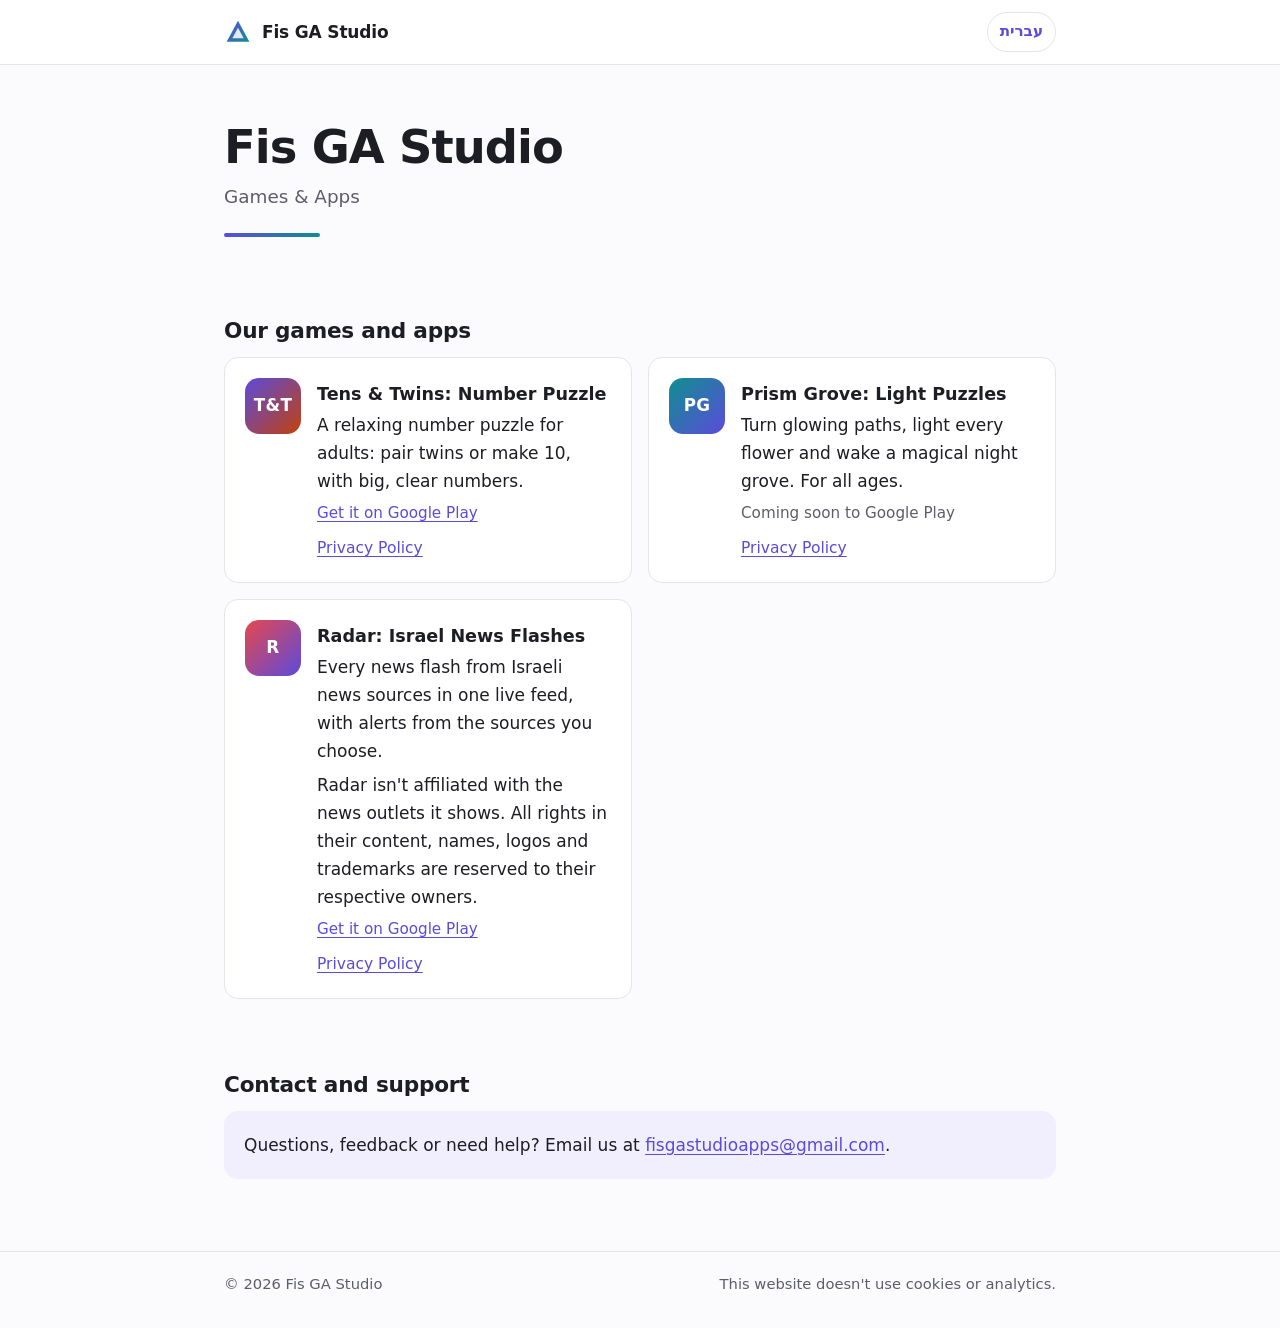
<file: index.html>
<!doctype html>
<html lang="en" dir="ltr">
<head>
  <meta charset="utf-8">
  <meta name="viewport" content="width=device-width, initial-scale=1">
  <title>Fis GA Studio</title>
  <meta name="description" content="Fis GA Studio, Games &amp; Apps. Home of Tens &amp; Twins, Prism Grove: Light Puzzles and Radar, with privacy policies and contact details.">
  <meta name="color-scheme" content="light dark">
  <link rel="alternate" hreflang="he" href="https://dvirf8969.github.io/he.html">
  <link rel="icon" href="data:image/svg+xml,%3Csvg xmlns='http://www.w3.org/2000/svg' viewBox='0 0 32 32'%3E%3Cpath d='M16 3 29 27H3z' fill='%235b4bdb'/%3E%3Cpath d='M16 11l6.5 12h-13z' fill='%23fff' opacity='.85'/%3E%3C/svg%3E">
  <link rel="stylesheet" href="style.css">
  <script>(function(){var k='fis-lang',s=null;try{s=localStorage.getItem(k)}catch(e){}if(/[?&]lang=en(&|$)/.test(location.search)){try{localStorage.setItem(k,'en')}catch(e){}return}if(s==='en')return;var l=((navigator.languages&&navigator.languages[0])||navigator.language||'').toLowerCase();if(s==='he'||l.indexOf('he')===0||l.indexOf('iw')===0)location.replace('he.html')})();</script>
</head>
<body>
  <a class="skip" href="#main">Skip to content</a>

  <header class="site-header">
    <div class="wrap">
      <a class="brand" href="./">
        <svg width="28" height="28" viewBox="0 0 32 32" aria-hidden="true">
          <defs>
            <linearGradient id="brand-g" x1="0" y1="0" x2="1" y2="1">
              <stop offset="0" stop-color="#5b4bdb"/>
              <stop offset="1" stop-color="#0f8f8f"/>
            </linearGradient>
          </defs>
          <path d="M16 3 29 27H3z" fill="url(#brand-g)"/>
          <path d="M16 11l6.5 12h-13z" fill="#fff" opacity=".85"/>
        </svg>
        Fis GA Studio
      </a>
      <a class="lang" href="he.html" lang="he" hreflang="he">עברית</a>
    </div>
  </header>

  <main id="main" class="wrap">
    <div class="hero">
      <h1>Fis GA Studio</h1>
      <p>Games &amp; Apps</p>
      <div class="prism-bar" aria-hidden="true"></div>
    </div>

    <section aria-labelledby="games-title">
      <h2 id="games-title">Our games and apps</h2>
      <div class="games">
        <article class="card">
          <div class="tile tt" aria-hidden="true">T&amp;T</div>
          <div>
            <h3>Tens &amp; Twins: Number Puzzle</h3>
            <p class="blurb">A relaxing number puzzle for adults: pair twins or make 10, with big, clear numbers.</p>
            <p class="status"><a href="https://play.google.com/store/apps/details?id=com.FisGAStudio.tensandtwins">Get it on Google Play</a></p>
            <ul class="links">
              <li><a href="tens-and-twins-privacy.html">Privacy Policy</a></li>
            </ul>
          </div>
        </article>

        <article class="card">
          <div class="tile pg" aria-hidden="true">PG</div>
          <div>
            <h3>Prism Grove: Light Puzzles</h3>
            <p class="blurb">Turn glowing paths, light every flower and wake a magical night grove. For all ages.</p>
            <p class="status">Coming soon to Google Play</p>
            <ul class="links">
              <li><a href="prism-grove-privacy.html">Privacy Policy</a></li>
            </ul>
          </div>
        </article>

        <article class="card">
          <div class="tile radar" aria-hidden="true">R</div>
          <div>
            <h3>Radar: Israel News Flashes</h3>
            <p class="blurb">Every news flash from Israeli news sources in one live feed, with alerts from the sources you choose.</p>
            <p class="blurb">Radar isn't affiliated with the news outlets it shows. All rights in their content, names, logos and trademarks are reserved to their respective owners.</p>
            <p class="status"><a href="https://play.google.com/store/apps/details?id=il.radar.news">Get it on Google Play</a></p>
            <ul class="links">
              <li><a href="radar-privacy.html">Privacy Policy</a></li>
            </ul>
          </div>
        </article>
      </div>
    </section>

    <section aria-labelledby="contact-title">
      <h2 id="contact-title">Contact and support</h2>
      <div class="contact">
        <p>Questions, feedback or need help? Email us at <a href="mailto:fisgastudioapps@gmail.com">fisgastudioapps@gmail.com</a>.</p>
      </div>
    </section>
  </main>

  <footer class="site-footer">
    <div class="wrap">
      <p>&copy; 2026 Fis GA Studio</p>
      <p>This website doesn't use cookies or analytics.</p>
    </div>
  </footer>
</body>
</html>
</file>
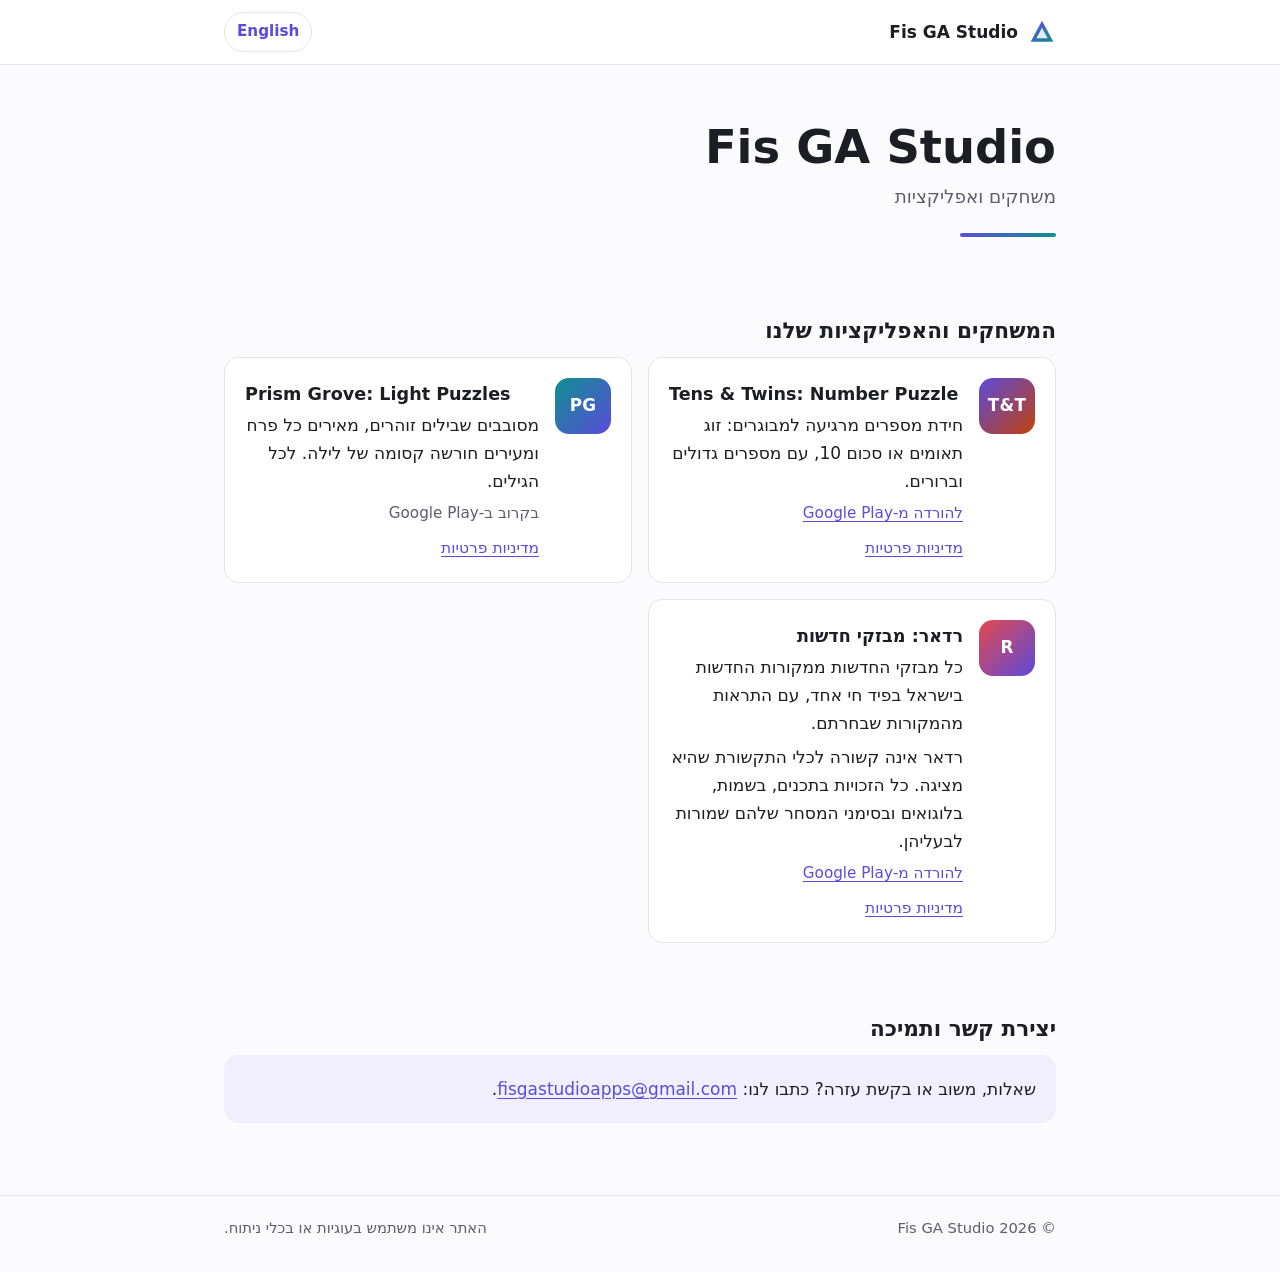
<file: he.html>
<!doctype html>
<html lang="he" dir="rtl">
<head>
  <meta charset="utf-8">
  <meta name="viewport" content="width=device-width, initial-scale=1">
  <title>Fis GA Studio - משחקים ואפליקציות</title>
  <meta name="description" content="Fis GA Studio, משחקים ואפליקציות. הבית של Tens &amp; Twins, Prism Grove ורדאר, עם מדיניות פרטיות ופרטי קשר.">
  <meta name="color-scheme" content="light dark">
  <link rel="alternate" hreflang="en" href="https://dvirf8969.github.io/./">
  <link rel="icon" href="data:image/svg+xml,%3Csvg xmlns='http://www.w3.org/2000/svg' viewBox='0 0 32 32'%3E%3Cpath d='M16 3 29 27H3z' fill='%235b4bdb'/%3E%3Cpath d='M16 11l6.5 12h-13z' fill='%23fff' opacity='.85'/%3E%3C/svg%3E">
  <link rel="stylesheet" href="style.css">
  <script>try{localStorage.setItem('fis-lang','he')}catch(e){}</script>
</head>
<body>
  <a class="skip" href="#main">דילוג לתוכן</a>

  <header class="site-header">
    <div class="wrap">
      <a class="brand" href="he.html">
        <svg width="28" height="28" viewBox="0 0 32 32" aria-hidden="true">
          <defs>
            <linearGradient id="brand-g" x1="0" y1="0" x2="1" y2="1">
              <stop offset="0" stop-color="#5b4bdb"/>
              <stop offset="1" stop-color="#0f8f8f"/>
            </linearGradient>
          </defs>
          <path d="M16 3 29 27H3z" fill="url(#brand-g)"/>
          <path d="M16 11l6.5 12h-13z" fill="#fff" opacity=".85"/>
        </svg>
        Fis GA Studio
      </a>
      <a class="lang" href="./?lang=en" lang="en" hreflang="en">English</a>
    </div>
  </header>

  <main id="main" class="wrap">
    <div class="hero">
      <h1>Fis GA Studio</h1>
      <p>משחקים ואפליקציות</p>
      <div class="prism-bar" aria-hidden="true"></div>
    </div>

    <section aria-labelledby="games-title">
      <h2 id="games-title">המשחקים והאפליקציות שלנו</h2>
      <div class="games">
        <article class="card">
          <div class="tile tt" aria-hidden="true">T&amp;T</div>
          <div>
            <h3 lang="en" dir="ltr">Tens &amp; Twins: Number Puzzle</h3>
            <p class="blurb">חידת מספרים מרגיעה למבוגרים: זוג תאומים או סכום 10, עם מספרים גדולים וברורים.</p>
            <p class="status"><a href="https://play.google.com/store/apps/details?id=com.FisGAStudio.tensandtwins">להורדה מ-Google Play</a></p>
            <ul class="links">
              <li><a href="tens-and-twins-privacy-he.html">מדיניות פרטיות</a></li>
            </ul>
          </div>
        </article>

        <article class="card">
          <div class="tile pg" aria-hidden="true">PG</div>
          <div>
            <h3 lang="en" dir="ltr">Prism Grove: Light Puzzles</h3>
            <p class="blurb">מסובבים שבילים זוהרים, מאירים כל פרח ומעירים חורשה קסומה של לילה. לכל הגילים.</p>
            <p class="status">בקרוב ב-Google Play</p>
            <ul class="links">
              <li><a href="prism-grove-privacy-he.html">מדיניות פרטיות</a></li>
            </ul>
          </div>
        </article>

        <article class="card">
          <div class="tile radar" aria-hidden="true">R</div>
          <div>
            <h3>רדאר: מבזקי חדשות</h3>
            <p class="blurb">כל מבזקי החדשות ממקורות החדשות בישראל בפיד חי אחד, עם התראות מהמקורות שבחרתם.</p>
            <p class="blurb">רדאר אינה קשורה לכלי התקשורת שהיא מציגה. כל הזכויות בתכנים, בשמות, בלוגואים ובסימני המסחר שלהם שמורות לבעליהן.</p>
            <p class="status"><a href="https://play.google.com/store/apps/details?id=il.radar.news">להורדה מ-Google Play</a></p>
            <ul class="links">
              <li><a href="radar-privacy-he.html">מדיניות פרטיות</a></li>
            </ul>
          </div>
        </article>
      </div>
    </section>

    <section aria-labelledby="contact-title">
      <h2 id="contact-title">יצירת קשר ותמיכה</h2>
      <div class="contact">
        <p>שאלות, משוב או בקשת עזרה? כתבו לנו: <a href="mailto:fisgastudioapps@gmail.com" class="ltr">fisgastudioapps@gmail.com</a>.</p>
      </div>
    </section>
  </main>

  <footer class="site-footer">
    <div class="wrap">
      <p>&copy; 2026 Fis GA Studio</p>
      <p>האתר אינו משתמש בעוגיות או בכלי ניתוח.</p>
    </div>
  </footer>
</body>
</html>
</file>
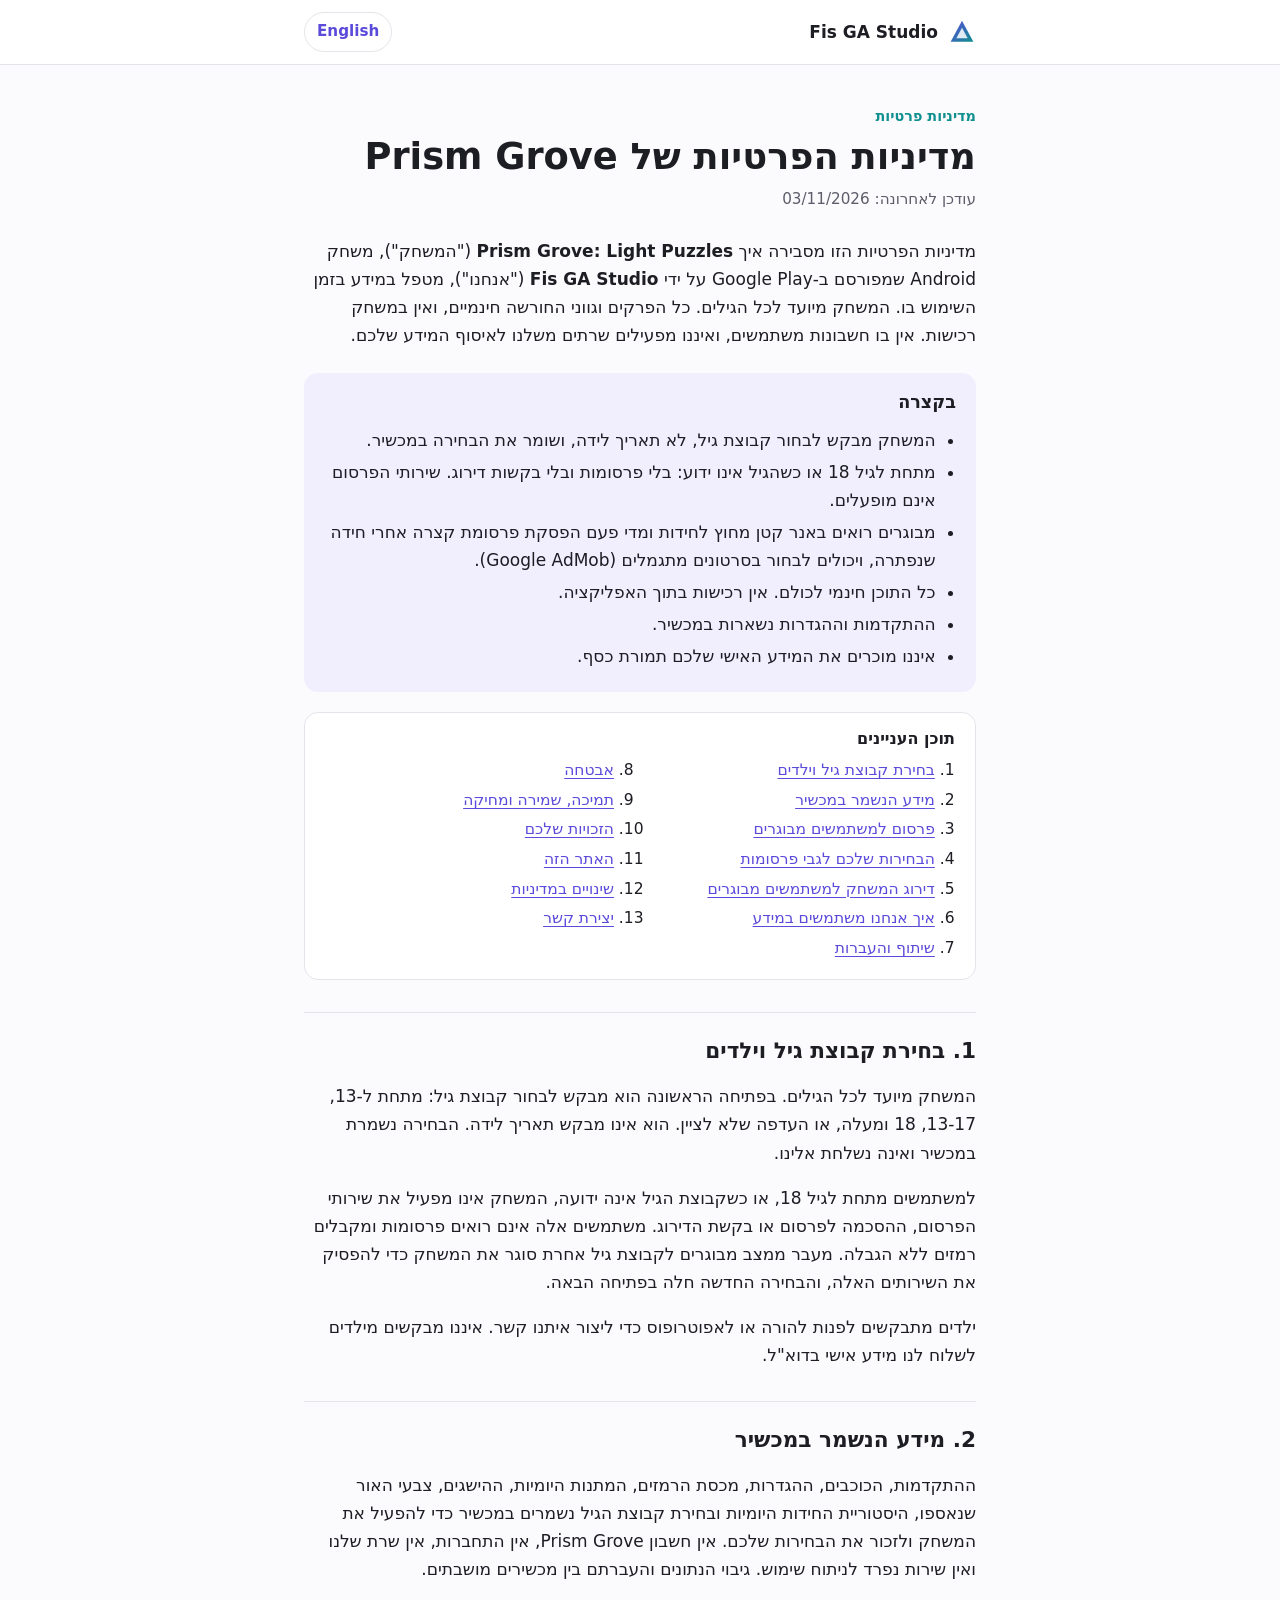
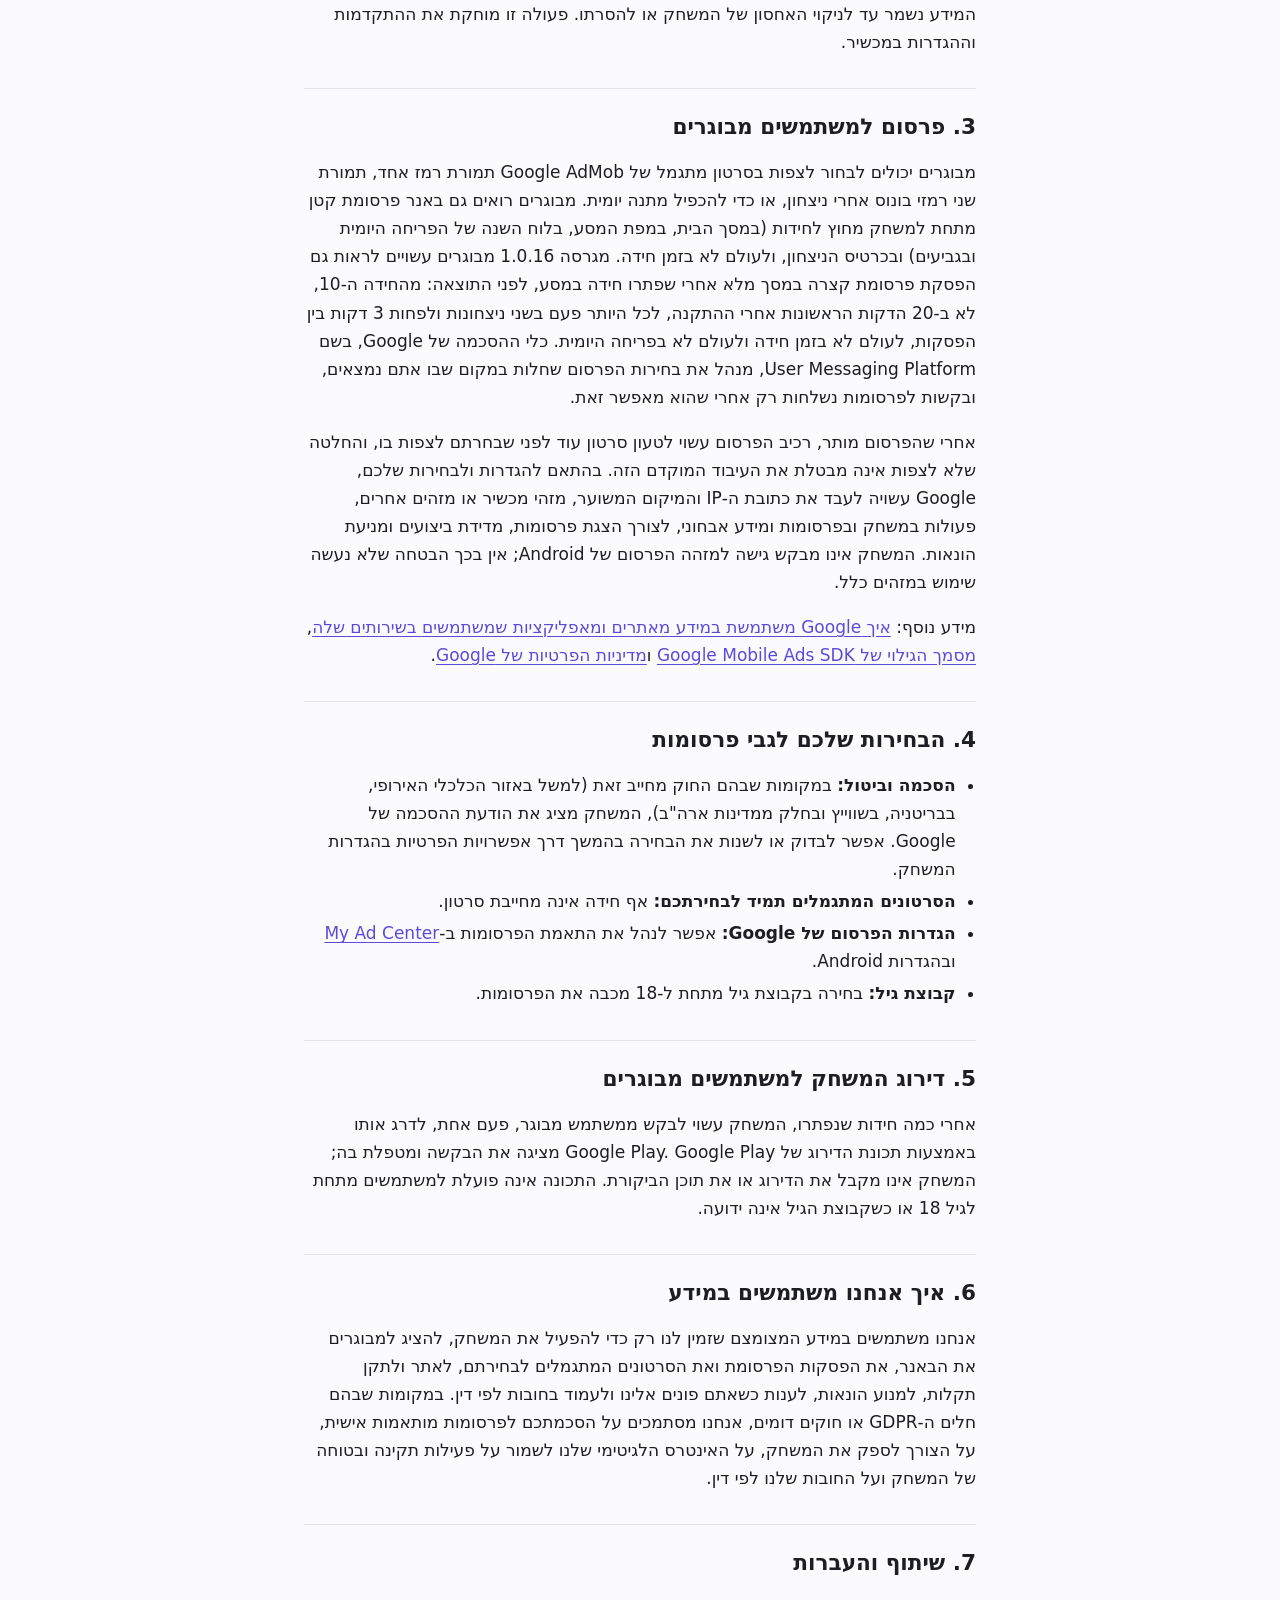
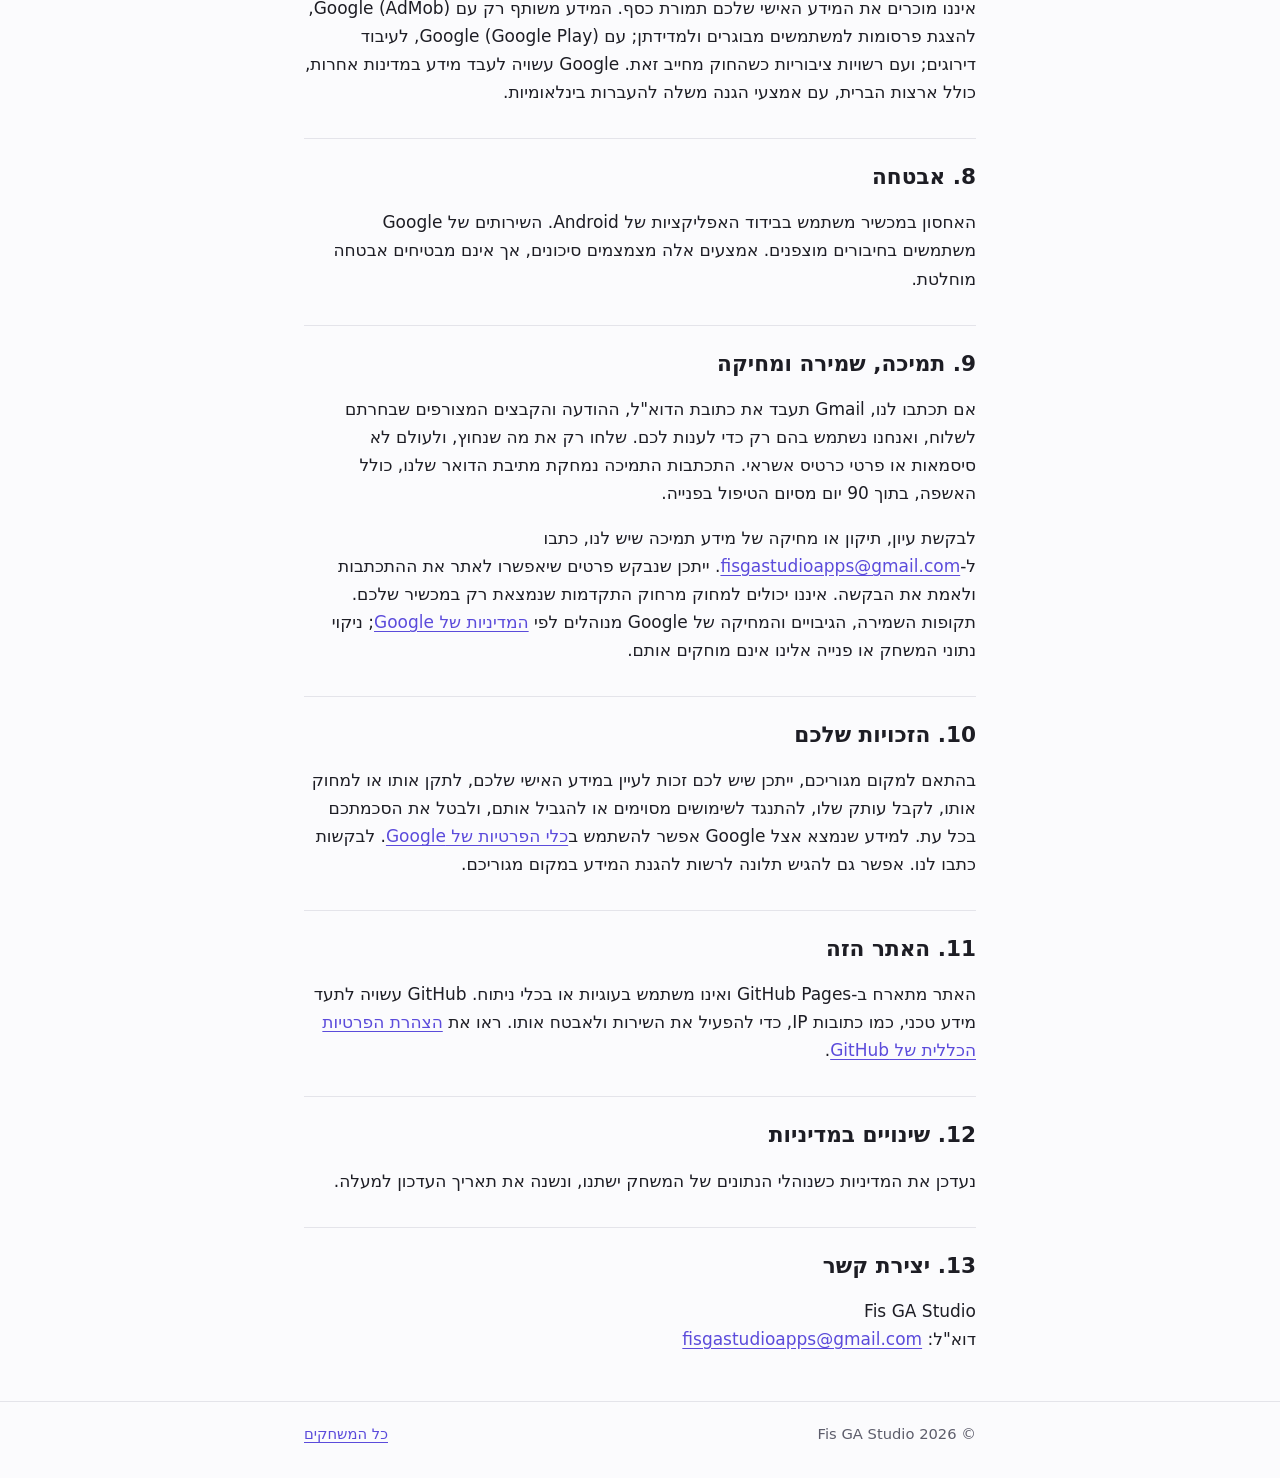
<file: prism-grove-privacy-he.html>
<!doctype html>
<html lang="he" dir="rtl">
<head>
  <meta charset="utf-8">
  <meta name="viewport" content="width=device-width, initial-scale=1">
  <title>מדיניות הפרטיות של Prism Grove | Fis GA Studio</title>
  <meta name="description" content="מדיניות הפרטיות של Prism Grove: Light Puzzles, משחק Android של Fis GA Studio.">
  <meta name="color-scheme" content="light dark">
  <link rel="alternate" hreflang="en" href="https://dvirf8969.github.io/prism-grove-privacy.html">
  <link rel="icon" href="data:image/svg+xml,%3Csvg xmlns='http://www.w3.org/2000/svg' viewBox='0 0 32 32'%3E%3Cpath d='M16 3 29 27H3z' fill='%235b4bdb'/%3E%3Cpath d='M16 11l6.5 12h-13z' fill='%23fff' opacity='.85'/%3E%3C/svg%3E">
  <link rel="stylesheet" href="style.css">
  <script>try{localStorage.setItem('fis-lang','he')}catch(e){}</script>
</head>
<body>
  <a class="skip" href="#main">דילוג לתוכן</a>

  <header class="site-header">
    <div class="wrap narrow">
      <a class="brand" href="he.html">
        <svg width="28" height="28" viewBox="0 0 32 32" aria-hidden="true">
          <defs>
            <linearGradient id="brand-g" x1="0" y1="0" x2="1" y2="1">
              <stop offset="0" stop-color="#5b4bdb"/>
              <stop offset="1" stop-color="#0f8f8f"/>
            </linearGradient>
          </defs>
          <path d="M16 3 29 27H3z" fill="url(#brand-g)"/>
          <path d="M16 11l6.5 12h-13z" fill="#fff" opacity=".85"/>
        </svg>
        Fis GA Studio
      </a>
      <a class="lang" href="prism-grove-privacy.html?lang=en" lang="en" hreflang="en">English</a>
    </div>
  </header>

  <main id="main" class="wrap narrow doc">
    <div class="doc-head">
      <p class="kicker">מדיניות פרטיות</p>
      <h1>מדיניות הפרטיות של <span lang="en" dir="ltr">Prism Grove</span></h1>
      <p class="updated">עודכן לאחרונה: 03/11/2026</p>
    </div>

    <p>מדיניות הפרטיות הזו מסבירה איך <strong lang="en" dir="ltr">Prism Grove: Light Puzzles</strong> ("המשחק"), משחק Android שמפורסם ב-Google Play על ידי <strong>Fis GA Studio</strong> ("אנחנו"), מטפל במידע בזמן השימוש בו. המשחק מיועד לכל הגילים. כל הפרקים וגווני החורשה חינמיים, ואין במשחק רכישות. אין בו חשבונות משתמשים, ואיננו מפעילים שרתים משלנו לאיסוף המידע שלכם.</p>

    <div class="summary">
      <h2>בקצרה</h2>
      <ul>
        <li>המשחק מבקש לבחור קבוצת גיל, לא תאריך לידה, ושומר את הבחירה במכשיר.</li>
        <li>מתחת לגיל 18 או כשהגיל אינו ידוע: בלי פרסומות ובלי בקשות דירוג. שירותי הפרסום אינם מופעלים.</li>
        <li>מבוגרים רואים באנר קטן מחוץ לחידות ומדי פעם הפסקת פרסומת קצרה אחרי חידה שנפתרה, ויכולים לבחור בסרטונים מתגמלים (Google AdMob).</li>
        <li>כל התוכן חינמי לכולם. אין רכישות בתוך האפליקציה.</li>
        <li>ההתקדמות וההגדרות נשארות במכשיר.</li>
        <li>איננו מוכרים את המידע האישי שלכם תמורת כסף.</li>
      </ul>
    </div>

    <nav class="toc" aria-labelledby="toc-title">
      <h2 id="toc-title">תוכן העניינים</h2>
      <ol>
        <li><a href="#age">בחירת קבוצת גיל וילדים</a></li>
        <li><a href="#on-device">מידע הנשמר במכשיר</a></li>
        <li><a href="#ads">פרסום למשתמשים מבוגרים</a></li>
        <li><a href="#ad-choices">הבחירות שלכם לגבי פרסומות</a></li>
        <li><a href="#review">דירוג המשחק למשתמשים מבוגרים</a></li>
        <li><a href="#use">איך אנחנו משתמשים במידע</a></li>
        <li><a href="#sharing">שיתוף והעברות</a></li>
        <li><a href="#security">אבטחה</a></li>
        <li><a href="#retention">תמיכה, שמירה ומחיקה</a></li>
        <li><a href="#rights">הזכויות שלכם</a></li>
        <li><a href="#website">האתר הזה</a></li>
        <li><a href="#changes">שינויים במדיניות</a></li>
        <li><a href="#contact">יצירת קשר</a></li>
      </ol>
    </nav>

    <h2 id="age">1. בחירת קבוצת גיל וילדים</h2>
    <p>המשחק מיועד לכל הגילים. בפתיחה הראשונה הוא מבקש לבחור קבוצת גיל: מתחת ל-13, 13-17, 18 ומעלה, או העדפה שלא לציין. הוא אינו מבקש תאריך לידה. הבחירה נשמרת במכשיר ואינה נשלחת אלינו.</p>
    <p>למשתמשים מתחת לגיל 18, או כשקבוצת הגיל אינה ידועה, המשחק אינו מפעיל את שירותי הפרסום, ההסכמה לפרסום או בקשת הדירוג. משתמשים אלה אינם רואים פרסומות ומקבלים רמזים ללא הגבלה. מעבר ממצב מבוגרים לקבוצת גיל אחרת סוגר את המשחק כדי להפסיק את השירותים האלה, והבחירה החדשה חלה בפתיחה הבאה.</p>
    <p>ילדים מתבקשים לפנות להורה או לאפוטרופוס כדי ליצור איתנו קשר. איננו מבקשים מילדים לשלוח לנו מידע אישי בדוא"ל.</p>

    <h2 id="on-device">2. מידע הנשמר במכשיר</h2>
    <p>ההתקדמות, הכוכבים, ההגדרות, מכסת הרמזים, המתנות היומיות, ההישגים, צבעי האור שנאספו, היסטוריית החידות היומיות ובחירת קבוצת הגיל נשמרים במכשיר כדי להפעיל את המשחק ולזכור את הבחירות שלכם. אין חשבון Prism Grove, אין התחברות, אין שרת שלנו ואין שירות נפרד לניתוח שימוש. גיבוי הנתונים והעברתם בין מכשירים מושבתים.</p>
    <p>המידע נשמר עד לניקוי האחסון של המשחק או להסרתו. פעולה זו מוחקת את ההתקדמות וההגדרות במכשיר.</p>

    <h2 id="ads">3. פרסום למשתמשים מבוגרים</h2>
    <p>מבוגרים יכולים לבחור לצפות בסרטון מתגמל של Google AdMob תמורת רמז אחד, תמורת שני רמזי בונוס אחרי ניצחון, או כדי להכפיל מתנה יומית. מבוגרים רואים גם באנר פרסומת קטן מתחת למשחק מחוץ לחידות (במסך הבית, במפת המסע, בלוח השנה של הפריחה היומית ובגביעים) ובכרטיס הניצחון, ולעולם לא בזמן חידה. מגרסה 1.0.16 מבוגרים עשויים לראות גם הפסקת פרסומת קצרה במסך מלא אחרי שפתרו חידה במסע, לפני התוצאה: מהחידה ה-10, לא ב-20 הדקות הראשונות אחרי ההתקנה, לכל היותר פעם בשני ניצחונות ולפחות 3 דקות בין הפסקות, לעולם לא בזמן חידה ולעולם לא בפריחה היומית. כלי ההסכמה של Google, בשם User Messaging Platform, מנהל את בחירות הפרסום שחלות במקום שבו אתם נמצאים, ובקשות לפרסומות נשלחות רק אחרי שהוא מאפשר זאת.</p>
    <p>אחרי שהפרסום מותר, רכיב הפרסום עשוי לטעון סרטון עוד לפני שבחרתם לצפות בו, והחלטה שלא לצפות אינה מבטלת את העיבוד המוקדם הזה. בהתאם להגדרות ולבחירות שלכם, Google עשויה לעבד את כתובת ה-IP והמיקום המשוער, מזהי מכשיר או מזהים אחרים, פעולות במשחק ובפרסומות ומידע אבחוני, לצורך הצגת פרסומות, מדידת ביצועים ומניעת הונאות. המשחק אינו מבקש גישה למזהה הפרסום של Android; אין בכך הבטחה שלא נעשה שימוש במזהים כלל.</p>
    <p>מידע נוסף: <a href="https://policies.google.com/technologies/partner-sites">איך Google משתמשת במידע מאתרים ומאפליקציות שמשתמשים בשירותים שלה</a>, <a href="https://developers.google.com/admob/android/next-gen/privacy/play-data-disclosure">מסמך הגילוי של Google Mobile Ads SDK</a> ו<a href="https://policies.google.com/privacy">מדיניות הפרטיות של Google</a>.</p>

    <h2 id="ad-choices">4. הבחירות שלכם לגבי פרסומות</h2>
    <ul>
      <li><strong>הסכמה וביטול:</strong> במקומות שבהם החוק מחייב זאת (למשל באזור הכלכלי האירופי, בבריטניה, בשווייץ ובחלק ממדינות ארה"ב), המשחק מציג את הודעת ההסכמה של Google. אפשר לבדוק או לשנות את הבחירה בהמשך דרך אפשרויות הפרטיות בהגדרות המשחק.</li>
      <li><strong>הסרטונים המתגמלים תמיד לבחירתכם:</strong> אף חידה אינה מחייבת סרטון.</li>
      <li><strong>הגדרות הפרסום של Google:</strong> אפשר לנהל את התאמת הפרסומות ב-<a href="https://myadcenter.google.com/">My Ad Center</a> ובהגדרות Android.</li>
      <li><strong>קבוצת גיל:</strong> בחירה בקבוצת גיל מתחת ל-18 מכבה את הפרסומות.</li>
    </ul>

    <h2 id="review">5. דירוג המשחק למשתמשים מבוגרים</h2>
    <p>אחרי כמה חידות שנפתרו, המשחק עשוי לבקש ממשתמש מבוגר, פעם אחת, לדרג אותו באמצעות תכונת הדירוג של Google Play. Google Play מציגה את הבקשה ומטפלת בה; המשחק אינו מקבל את הדירוג או את תוכן הביקורת. התכונה אינה פועלת למשתמשים מתחת לגיל 18 או כשקבוצת הגיל אינה ידועה.</p>

    <h2 id="use">6. איך אנחנו משתמשים במידע</h2>
    <p>אנחנו משתמשים במידע המצומצם שזמין לנו רק כדי להפעיל את המשחק, להציג למבוגרים את הבאנר, את הפסקות הפרסומת ואת הסרטונים המתגמלים לבחירתם, לאתר ולתקן תקלות, למנוע הונאות, לענות כשאתם פונים אלינו ולעמוד בחובות לפי דין. במקומות שבהם חלים ה-GDPR או חוקים דומים, אנחנו מסתמכים על הסכמתכם לפרסומות מותאמות אישית, על הצורך לספק את המשחק, על האינטרס הלגיטימי שלנו לשמור על פעילות תקינה ובטוחה של המשחק ועל החובות שלנו לפי דין.</p>

    <h2 id="sharing">7. שיתוף והעברות</h2>
    <p>איננו מוכרים את המידע האישי שלכם תמורת כסף. המידע משותף רק עם Google (AdMob), להצגת פרסומות למשתמשים מבוגרים ולמדידתן; עם Google (Google Play), לעיבוד דירוגים; ועם רשויות ציבוריות כשהחוק מחייב זאת. Google עשויה לעבד מידע במדינות אחרות, כולל ארצות הברית, עם אמצעי הגנה משלה להעברות בינלאומיות.</p>

    <h2 id="security">8. אבטחה</h2>
    <p>האחסון במכשיר משתמש בבידוד האפליקציות של Android. השירותים של Google משתמשים בחיבורים מוצפנים. אמצעים אלה מצמצמים סיכונים, אך אינם מבטיחים אבטחה מוחלטת.</p>

    <h2 id="retention">9. תמיכה, שמירה ומחיקה</h2>
    <p>אם תכתבו לנו, Gmail תעבד את כתובת הדוא"ל, ההודעה והקבצים המצורפים שבחרתם לשלוח, ואנחנו נשתמש בהם רק כדי לענות לכם. שלחו רק את מה שנחוץ, ולעולם לא סיסמאות או פרטי כרטיס אשראי. התכתבות התמיכה נמחקת מתיבת הדואר שלנו, כולל האשפה, בתוך 90 יום מסיום הטיפול בפנייה.</p>
    <p>לבקשת עיון, תיקון או מחיקה של מידע תמיכה שיש לנו, כתבו ל-<a href="mailto:fisgastudioapps@gmail.com" class="ltr">fisgastudioapps@gmail.com</a>. ייתכן שנבקש פרטים שיאפשרו לאתר את ההתכתבות ולאמת את הבקשה. איננו יכולים למחוק מרחוק התקדמות שנמצאת רק במכשיר שלכם. תקופות השמירה, הגיבויים והמחיקה של Google מנוהלים לפי <a href="https://policies.google.com/technologies/retention">המדיניות של Google</a>; ניקוי נתוני המשחק או פנייה אלינו אינם מוחקים אותם.</p>

    <h2 id="rights">10. הזכויות שלכם</h2>
    <p>בהתאם למקום מגוריכם, ייתכן שיש לכם זכות לעיין במידע האישי שלכם, לתקן אותו או למחוק אותו, לקבל עותק שלו, להתנגד לשימושים מסוימים או להגביל אותם, ולבטל את הסכמתכם בכל עת. למידע שנמצא אצל Google אפשר להשתמש ב<a href="https://myaccount.google.com/data-and-privacy">כלי הפרטיות של Google</a>. לבקשות כתבו לנו. אפשר גם להגיש תלונה לרשות להגנת המידע במקום מגוריכם.</p>

    <h2 id="website">11. האתר הזה</h2>
    <p>האתר מתארח ב-GitHub Pages ואינו משתמש בעוגיות או בכלי ניתוח. GitHub עשויה לתעד מידע טכני, כמו כתובות IP, כדי להפעיל את השירות ולאבטח אותו. ראו את <a href="https://docs.github.com/en/site-policy/privacy-policies/github-general-privacy-statement">הצהרת הפרטיות הכללית של GitHub</a>.</p>

    <h2 id="changes">12. שינויים במדיניות</h2>
    <p>נעדכן את המדיניות כשנוהלי הנתונים של המשחק ישתנו, ונשנה את תאריך העדכון למעלה.</p>

    <h2 id="contact">13. יצירת קשר</h2>
    <p>Fis GA Studio<br>דוא"ל: <a href="mailto:fisgastudioapps@gmail.com" class="ltr">fisgastudioapps@gmail.com</a></p>


  </main>

  <footer class="site-footer">
    <div class="wrap narrow">
      <p>&copy; 2026 Fis GA Studio</p>
      <p><a href="he.html">כל המשחקים</a></p>
    </div>
  </footer>
</body>
</html>
</file>
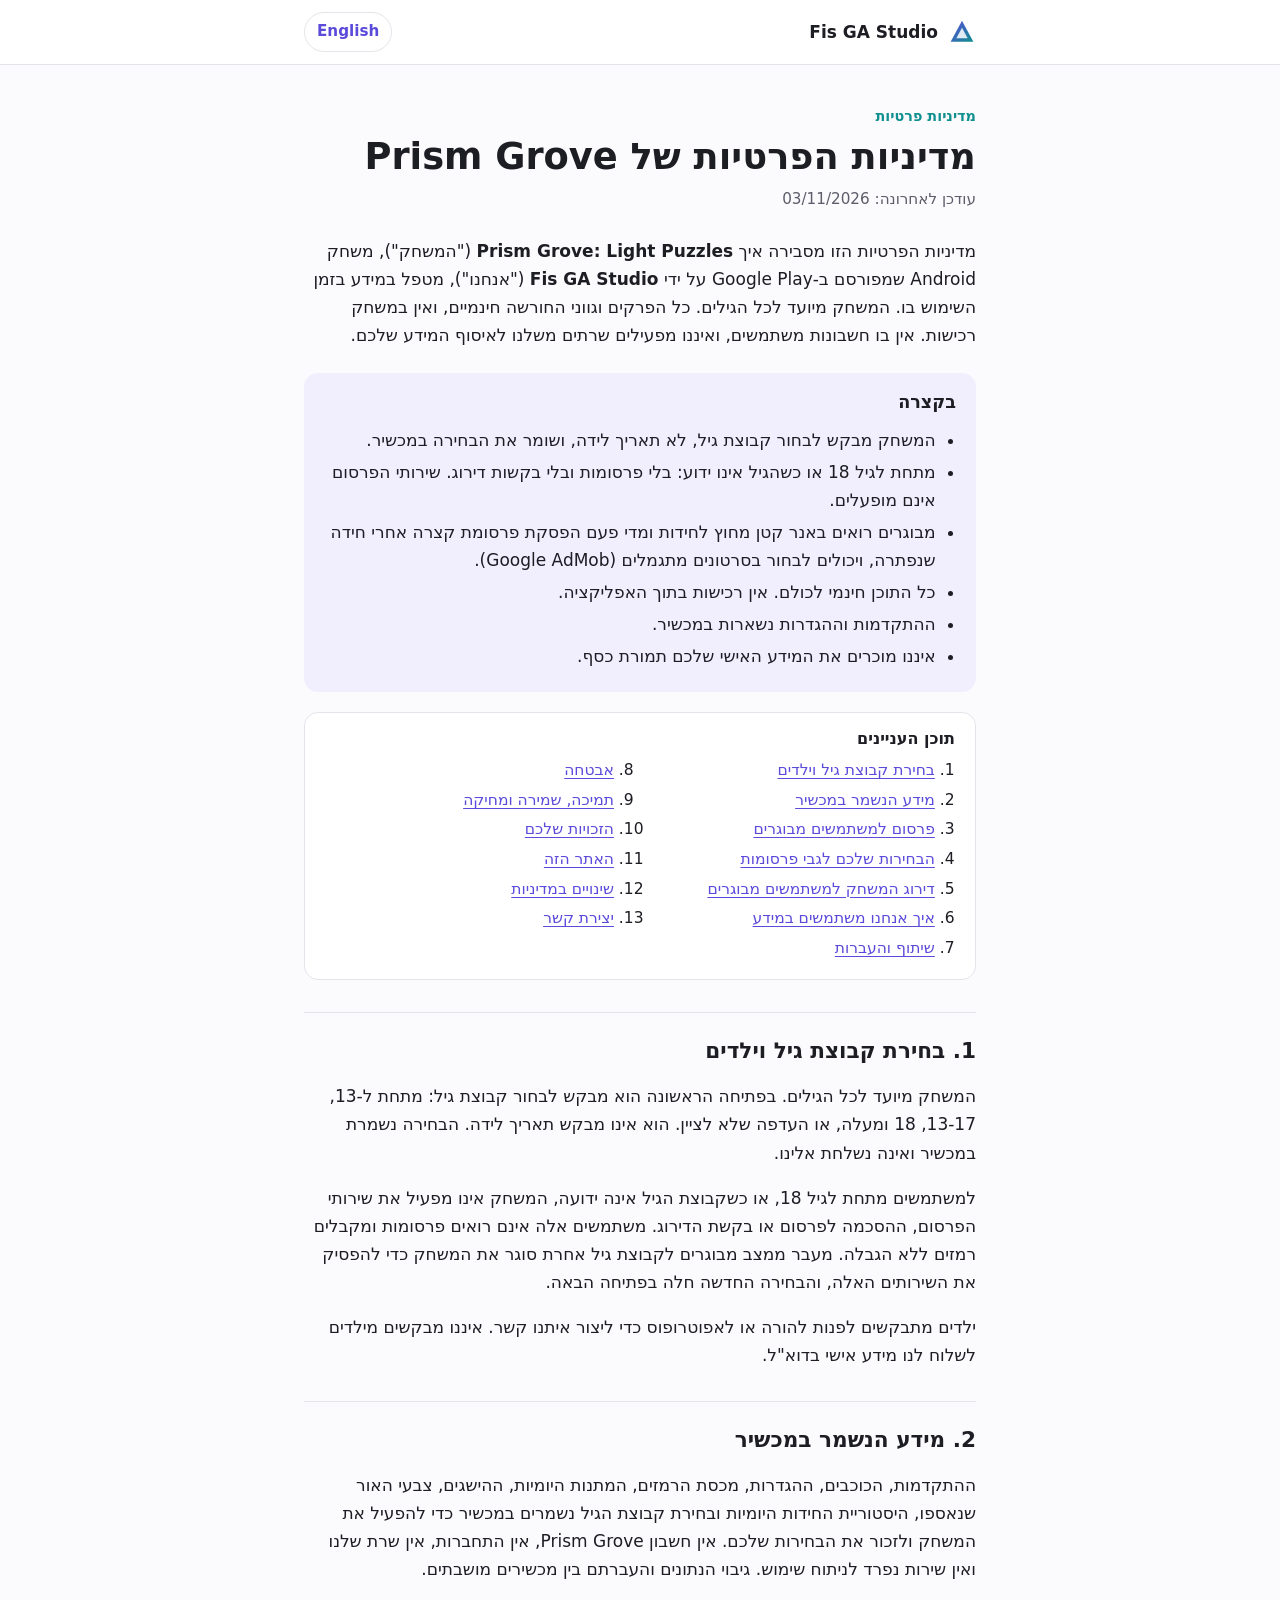
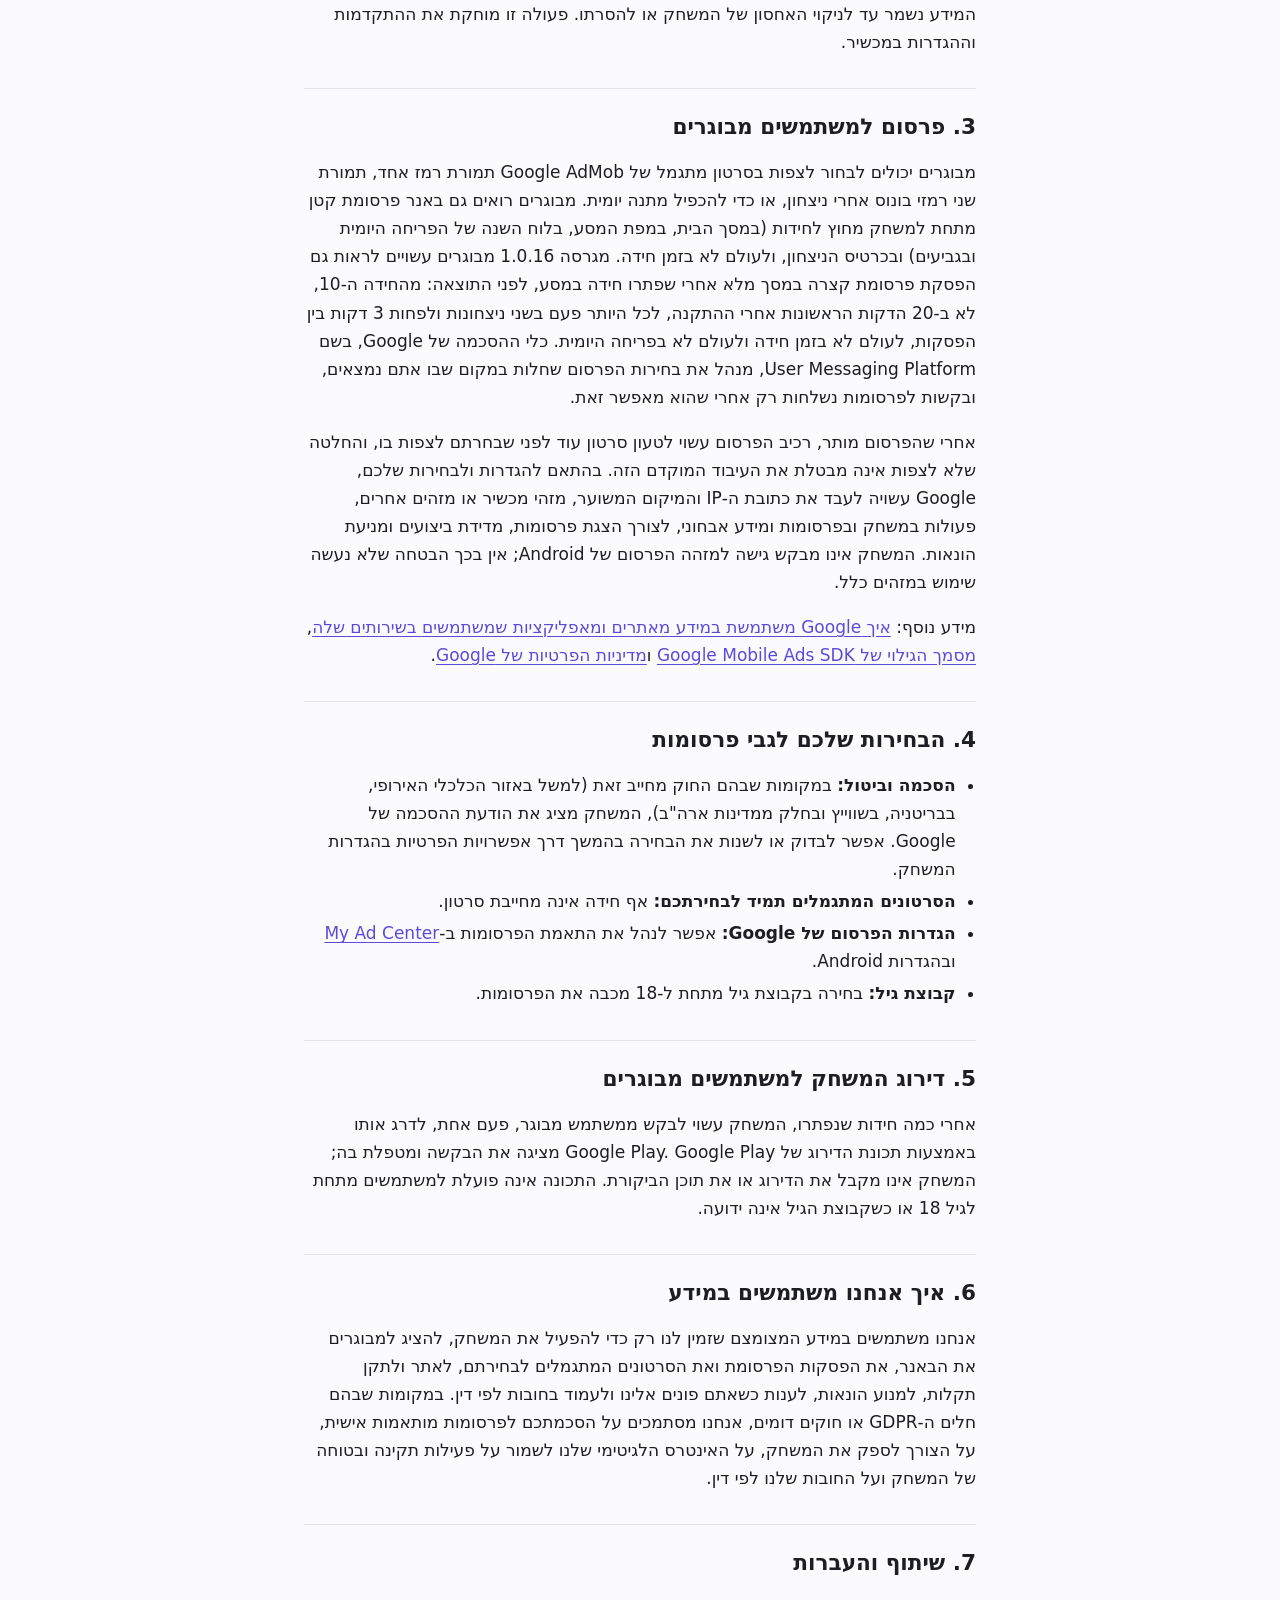
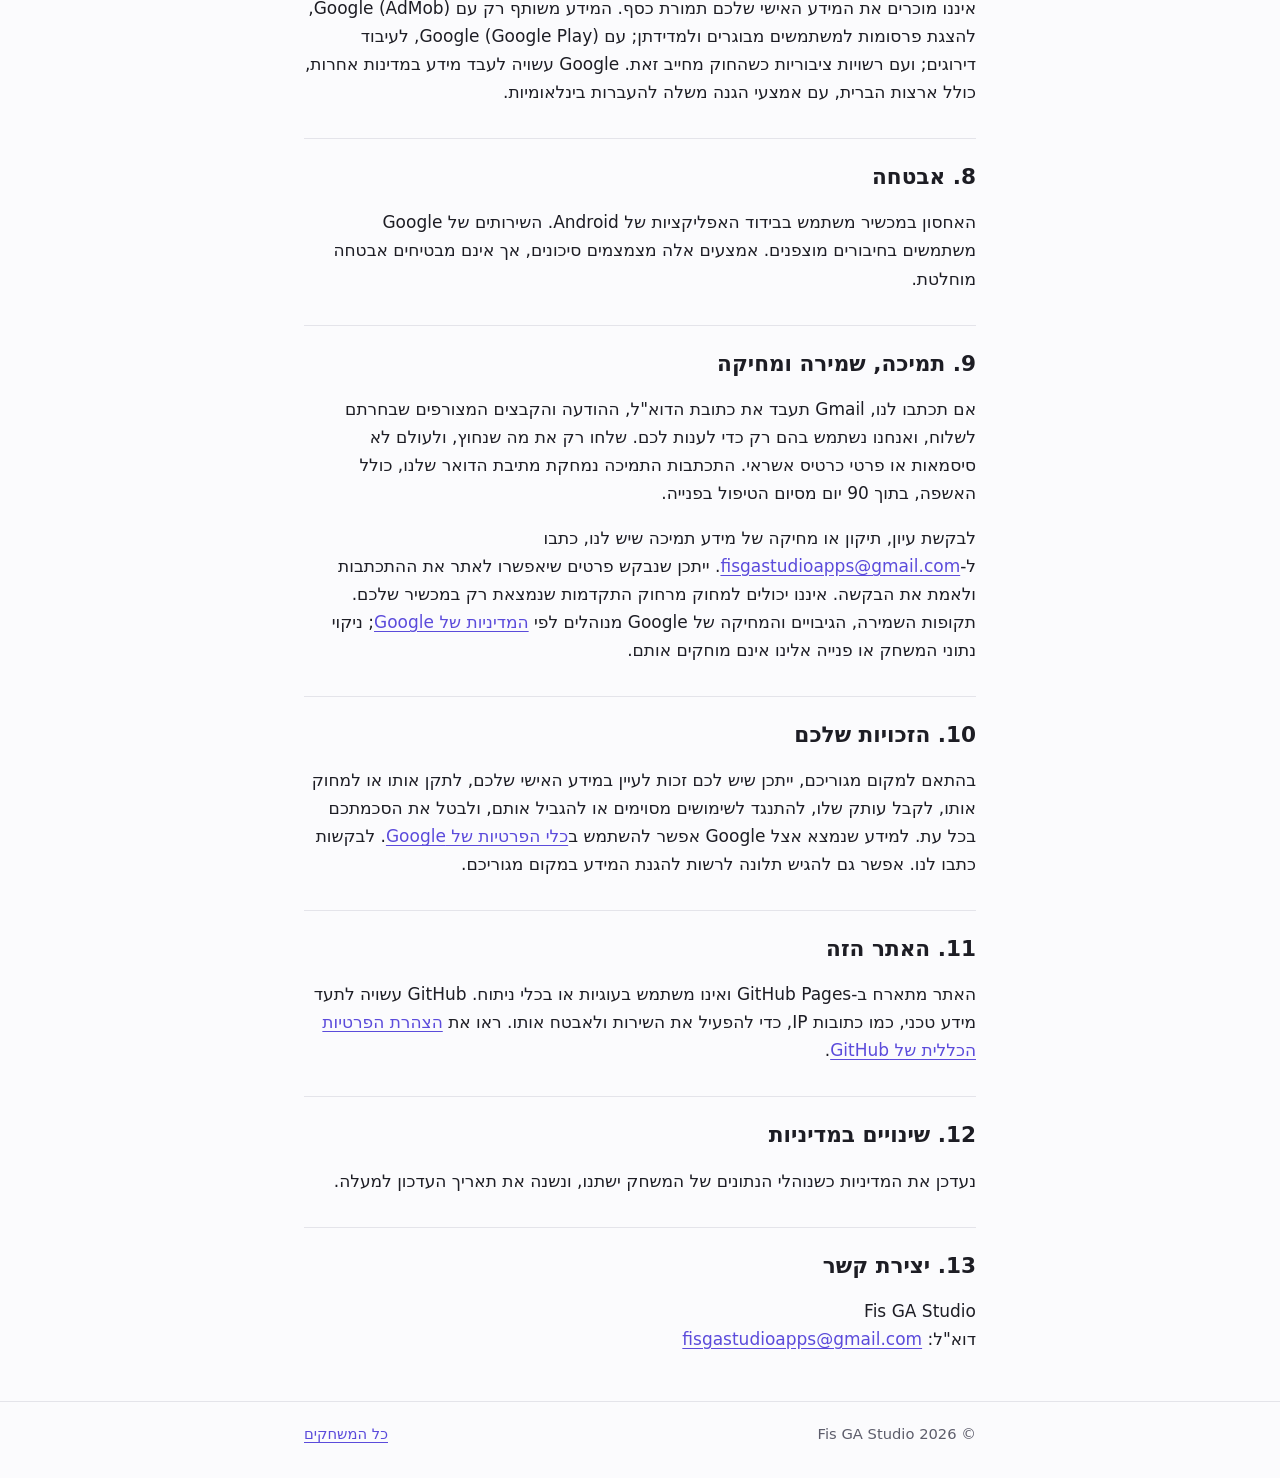
<file: prism-grove-privacy.html>
<!doctype html>
<html lang="en" dir="ltr">
<head>
  <meta charset="utf-8">
  <meta name="viewport" content="width=device-width, initial-scale=1">
  <title>Prism Grove Privacy Policy | Fis GA Studio</title>
  <meta name="description" content="Privacy Policy for Prism Grove: Light Puzzles, an Android game by Fis GA Studio.">
  <meta name="color-scheme" content="light dark">
  <link rel="alternate" hreflang="he" href="https://dvirf8969.github.io/prism-grove-privacy-he.html">
  <link rel="icon" href="data:image/svg+xml,%3Csvg xmlns='http://www.w3.org/2000/svg' viewBox='0 0 32 32'%3E%3Cpath d='M16 3 29 27H3z' fill='%235b4bdb'/%3E%3Cpath d='M16 11l6.5 12h-13z' fill='%23fff' opacity='.85'/%3E%3C/svg%3E">
  <link rel="stylesheet" href="style.css">
  <script>(function(){var k='fis-lang',s=null;try{s=localStorage.getItem(k)}catch(e){}if(/[?&]lang=en(&|$)/.test(location.search)){try{localStorage.setItem(k,'en')}catch(e){}return}if(s==='en')return;var l=((navigator.languages&&navigator.languages[0])||navigator.language||'').toLowerCase();if(s==='he'||l.indexOf('he')===0||l.indexOf('iw')===0)location.replace('prism-grove-privacy-he.html')})();</script>
</head>
<body>
  <a class="skip" href="#main">Skip to content</a>

  <header class="site-header">
    <div class="wrap narrow">
      <a class="brand" href="./">
        <svg width="28" height="28" viewBox="0 0 32 32" aria-hidden="true">
          <defs>
            <linearGradient id="brand-g" x1="0" y1="0" x2="1" y2="1">
              <stop offset="0" stop-color="#5b4bdb"/>
              <stop offset="1" stop-color="#0f8f8f"/>
            </linearGradient>
          </defs>
          <path d="M16 3 29 27H3z" fill="url(#brand-g)"/>
          <path d="M16 11l6.5 12h-13z" fill="#fff" opacity=".85"/>
        </svg>
        Fis GA Studio
      </a>
      <a class="lang" href="prism-grove-privacy-he.html" lang="he" hreflang="he">עברית</a>
    </div>
  </header>

  <main id="main" class="wrap narrow doc">
    <div class="doc-head">
      <p class="kicker">Privacy Policy</p>
      <h1>Prism Grove: Light Puzzles Privacy Policy</h1>
      <p class="updated">Last updated: Nov 3, 2026</p>
    </div>

    <p>This Privacy Policy explains how <strong>Prism Grove: Light Puzzles</strong> (the "Game"), an Android game published on Google Play by <strong>Fis GA Studio</strong> ("we", "us" or "our"), handles information when you use it. The Game is made for players of all ages. Every chapter and palette is free, and the Game has no in-app purchases. It has no user accounts, and we don't run our own servers to collect your data.</p>

    <div class="summary">
      <h2>The short version</h2>
      <ul>
        <li>The Game asks for an age group, not a birth date, and keeps the answer on your device.</li>
        <li>Under 18 or age unknown: no ads and no rating requests. The advertising services aren't started.</li>
        <li>Adults see a small banner outside the puzzles and an occasional short ad break after a solved puzzle, and can choose optional rewarded videos (Google AdMob).</li>
        <li>All content is free for everyone. There are no in-app purchases.</li>
        <li>Your progress and settings stay on your device.</li>
        <li>We don't sell your personal information for money.</li>
      </ul>
    </div>

    <nav class="toc" aria-labelledby="toc-title">
      <h2 id="toc-title">Contents</h2>
      <ol>
        <li><a href="#age">Age choice and children</a></li>
        <li><a href="#on-device">Information stored on your device</a></li>
        <li><a href="#ads">Advertising for adult players</a></li>
        <li><a href="#ad-choices">Your choices about ads</a></li>
        <li><a href="#review">Ratings for adult players</a></li>
        <li><a href="#use">How we use information</a></li>
        <li><a href="#sharing">Sharing and transfers</a></li>
        <li><a href="#security">Security</a></li>
        <li><a href="#retention">Support, retention and deletion</a></li>
        <li><a href="#rights">Your rights</a></li>
        <li><a href="#website">This website</a></li>
        <li><a href="#changes">Changes to this policy</a></li>
        <li><a href="#contact">Contact us</a></li>
      </ol>
    </nav>

    <h2 id="age">1. Age choice and children</h2>
    <p>The Game is made for players of all ages. When you first open it, it asks for an age group: under 13, 13-17, 18 or older, or prefer not to say. It doesn't ask for a birth date. The choice is stored on your device and isn't sent to us.</p>
    <p>For anyone under 18, or whose age is unknown, the Game doesn't start its advertising, advertising-consent or in-app review services. These players see no ads and get unlimited free hints. Changing from the adult setting closes the Game so those services stop; the new setting applies when the Game is opened again.</p>
    <p>Children should ask a parent or guardian to contact us. We don't ask children to email us personal information.</p>

    <h2 id="on-device">2. Information stored on your device</h2>
    <p>Your progress, stars, settings, hint allowances, daily gifts, achievements, collected light colors, daily puzzle history and age choice are saved on your device to run the Game and remember your choices. There is no Prism Grove account, login, server of ours or separate analytics service. App backup and device transfer of this data are turned off.</p>
    <p>This data stays until you clear the Game's storage or uninstall it. Doing so removes your local progress and settings.</p>

    <h2 id="ads">3. Advertising for adult players</h2>
    <p>Adults can choose to watch a Google AdMob rewarded video for one hint, for two bonus hints after a win, or to double a daily gift. Adults also see a small banner ad below the game outside the puzzles (on the home screen, the journey map, the daily calendar and the trophies) and on the win card, never during a puzzle. Since version 1.0.16, adults may also see a short full-screen ad break after solving a journey puzzle, before its result: from puzzle 10, not in the first 20 minutes after installing, at most once every two wins and at least 3 minutes apart, never during a puzzle and never in the daily bloom. Google's consent tool, the User Messaging Platform, manages the advertising choices that apply where you live, and ads are requested only after it allows them.</p>
    <p>Once ads are allowed, the advertising software may load a video before you choose to watch it, and choosing not to watch doesn't undo that earlier processing. Depending on your settings and choices, Google may process your IP address and approximate location, device or other identifiers, interactions with the Game and with ads, and diagnostic information, to provide advertising, measure performance and prevent fraud. The Game doesn't request access to the Android advertising ID; this doesn't mean that no identifiers are used.</p>
    <p>To learn more, see <a href="https://policies.google.com/technologies/partner-sites">How Google uses information from sites or apps that use its services</a>, the <a href="https://developers.google.com/admob/android/next-gen/privacy/play-data-disclosure">Google Mobile Ads SDK data disclosure</a> and the <a href="https://policies.google.com/privacy">Google Privacy Policy</a>.</p>

    <h2 id="ad-choices">4. Your choices about ads</h2>
    <ul>
      <li><strong>Consent and opt-outs:</strong> where the law requires it (for example in the EEA, the UK, Switzerland and some U.S. states), the Game shows Google's consent message. You can review or change your choice later from the privacy options in the Game's settings.</li>
      <li><strong>Rewarded videos are always optional:</strong> no puzzle requires one.</li>
      <li><strong>Google ad settings:</strong> you can manage how Google personalizes ads in <a href="https://myadcenter.google.com/">My Ad Center</a> and in your Android settings.</li>
      <li><strong>Age group:</strong> choosing an age group under 18 turns ads off.</li>
    </ul>

    <h2 id="review">5. Ratings for adult players</h2>
    <p>After several solved puzzles, the Game may ask an adult player once to rate it through Google Play's in-app review feature. Google Play shows and handles the review; the Game doesn't receive your rating or review text. This feature isn't used for players under 18 or whose age is unknown.</p>

    <h2 id="use">6. How we use information</h2>
    <p>We use the limited information available to us only to run the Game, show the banner, the ad breaks and the optional rewarded videos to adults, find and fix problems, prevent fraud, reply when you contact us, and meet legal obligations. Where the GDPR or similar laws apply, we rely on your consent for personalized ads, on the need to provide the Game, on our legitimate interest in keeping the Game working and secure, and on our legal obligations.</p>

    <h2 id="sharing">7. Sharing and transfers</h2>
    <p>We don't sell your personal information for money. Information is shared only with Google (AdMob), to show and measure ads for adult players; with Google (Google Play), to process reviews; and with public authorities when the law requires it. Google may process information in countries other than yours, including the United States, using its own safeguards for international transfers.</p>

    <h2 id="security">8. Security</h2>
    <p>Local storage uses Android's app isolation. Google's services use encrypted connections. These measures reduce risk but can't guarantee absolute security.</p>

    <h2 id="retention">9. Support, retention and deletion</h2>
    <p>If you email us, Gmail processes your email address, your message and any attachments you choose to send, and we use them only to answer you. Please send only what is needed, and never passwords or card details. Support emails are deleted from our mailbox, including its trash, within 90 days after your case is closed.</p>
    <p>To ask for access to, correction or deletion of support information we hold, email <a href="mailto:fisgastudioapps@gmail.com">fisgastudioapps@gmail.com</a>. We may ask for enough detail to find the correspondence and confirm the request. We can't remotely erase progress that exists only on your device. Google's own retention, backups and deletion are governed by <a href="https://policies.google.com/technologies/retention">Google's policies</a>; clearing the Game's data or contacting us doesn't erase them.</p>

    <h2 id="rights">10. Your rights</h2>
    <p>Depending on where you live, you may have the right to access, correct or delete your personal information, to receive a copy of it, to object to or restrict certain uses, and to withdraw your consent at any time. For data held by Google, you can use <a href="https://myaccount.google.com/data-and-privacy">Google's privacy controls</a>. To make a request, email us. You may also complain to your local data protection authority.</p>

    <h2 id="website">11. This website</h2>
    <p>This website is hosted on GitHub Pages and doesn't use cookies or analytics. GitHub may log technical information, such as IP addresses, to operate and secure the service. See the <a href="https://docs.github.com/en/site-policy/privacy-policies/github-general-privacy-statement">GitHub General Privacy Statement</a>.</p>

    <h2 id="changes">12. Changes to this policy</h2>
    <p>We'll update this policy when the Game's data practices change and change the "Last updated" date above.</p>

    <h2 id="contact">13. Contact us</h2>
    <p>Fis GA Studio<br>Email: <a href="mailto:fisgastudioapps@gmail.com">fisgastudioapps@gmail.com</a></p>


  </main>

  <footer class="site-footer">
    <div class="wrap narrow">
      <p>&copy; 2026 Fis GA Studio</p>
      <p><a href="./">All games</a></p>
    </div>
  </footer>
</body>
</html>
</file>
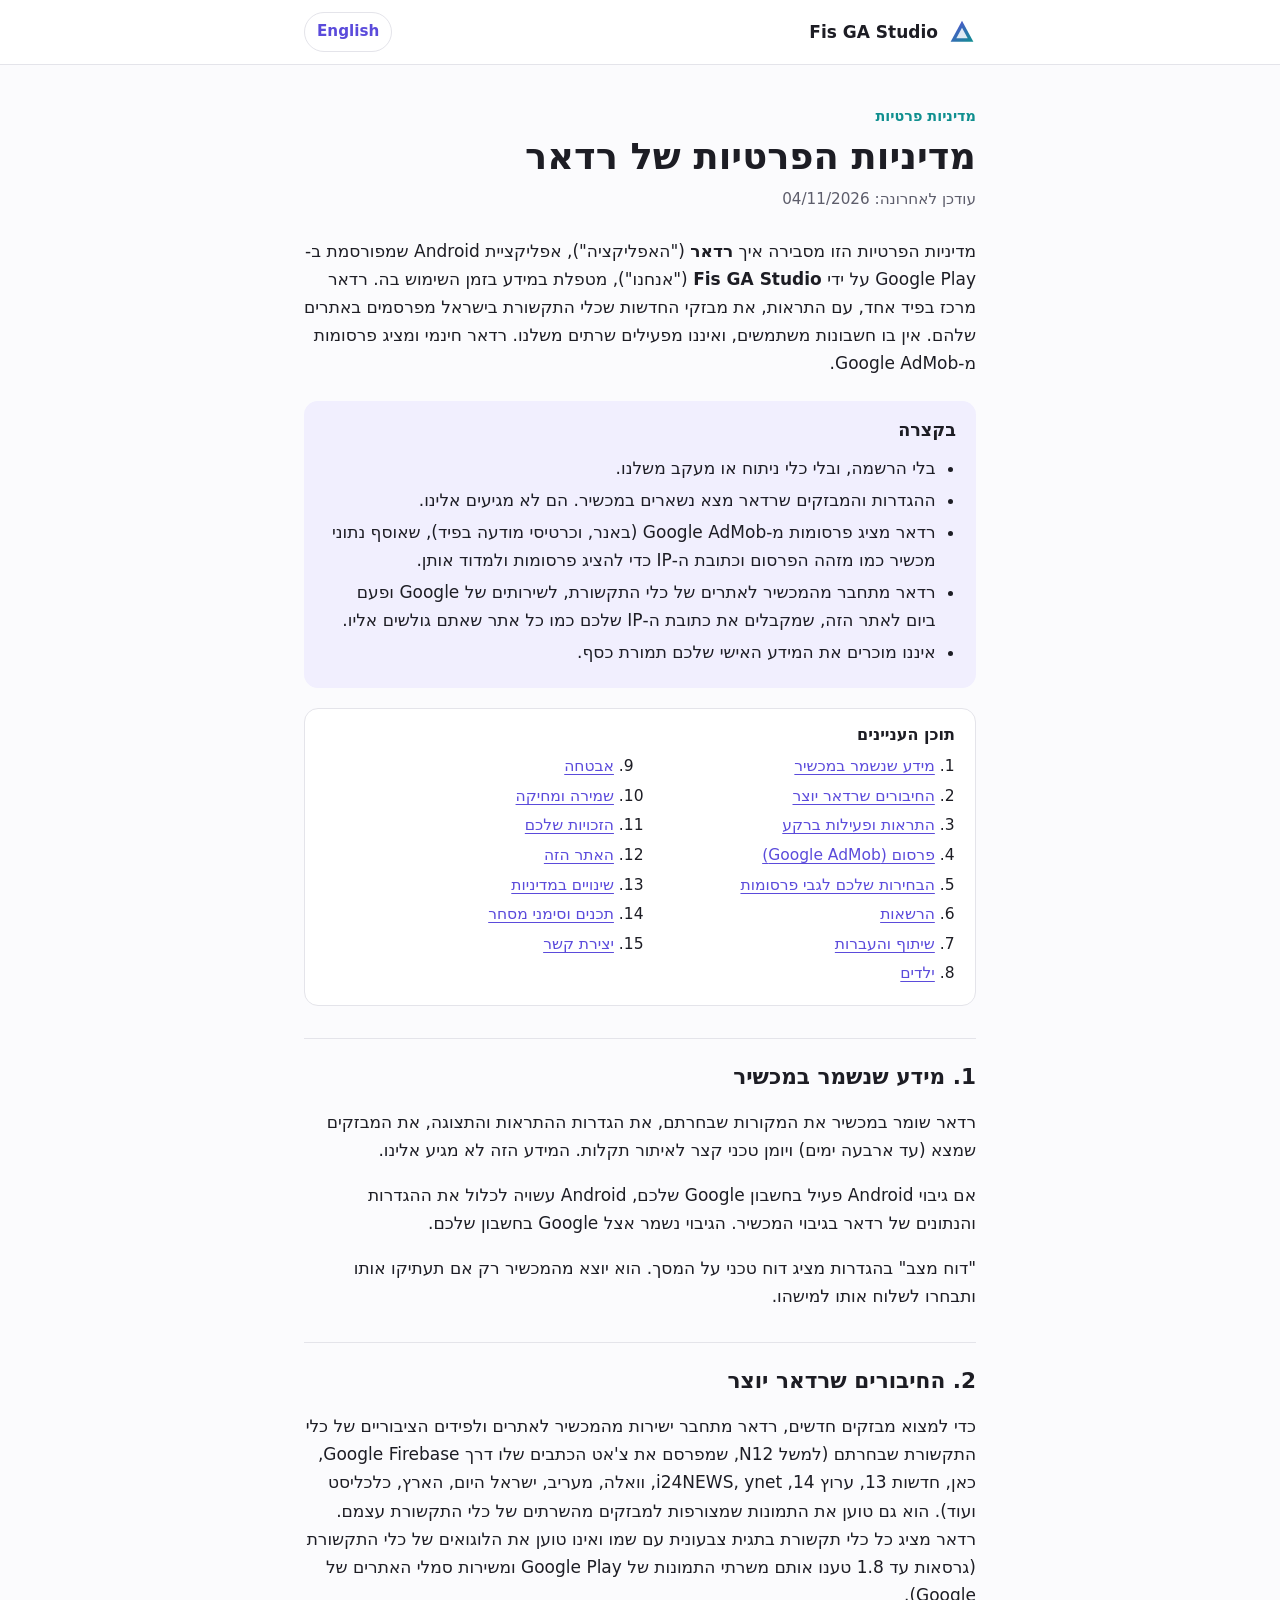
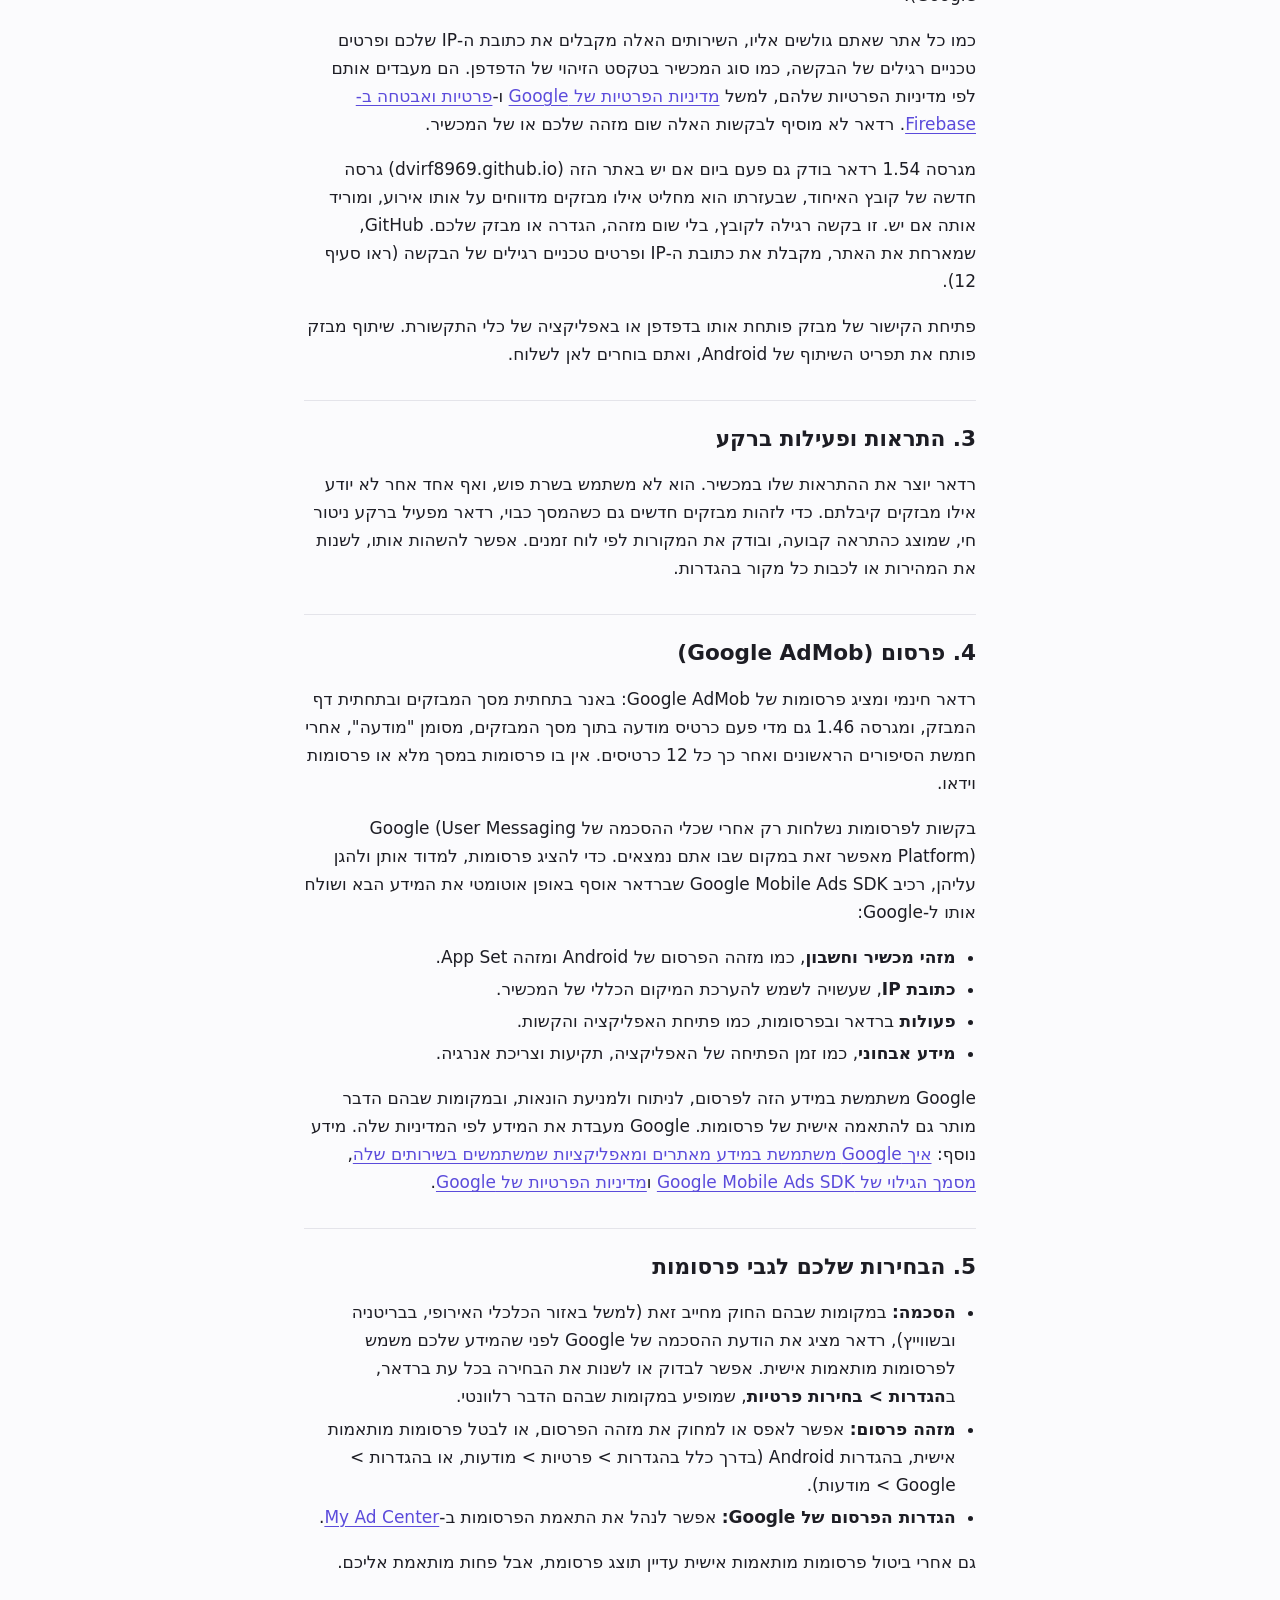
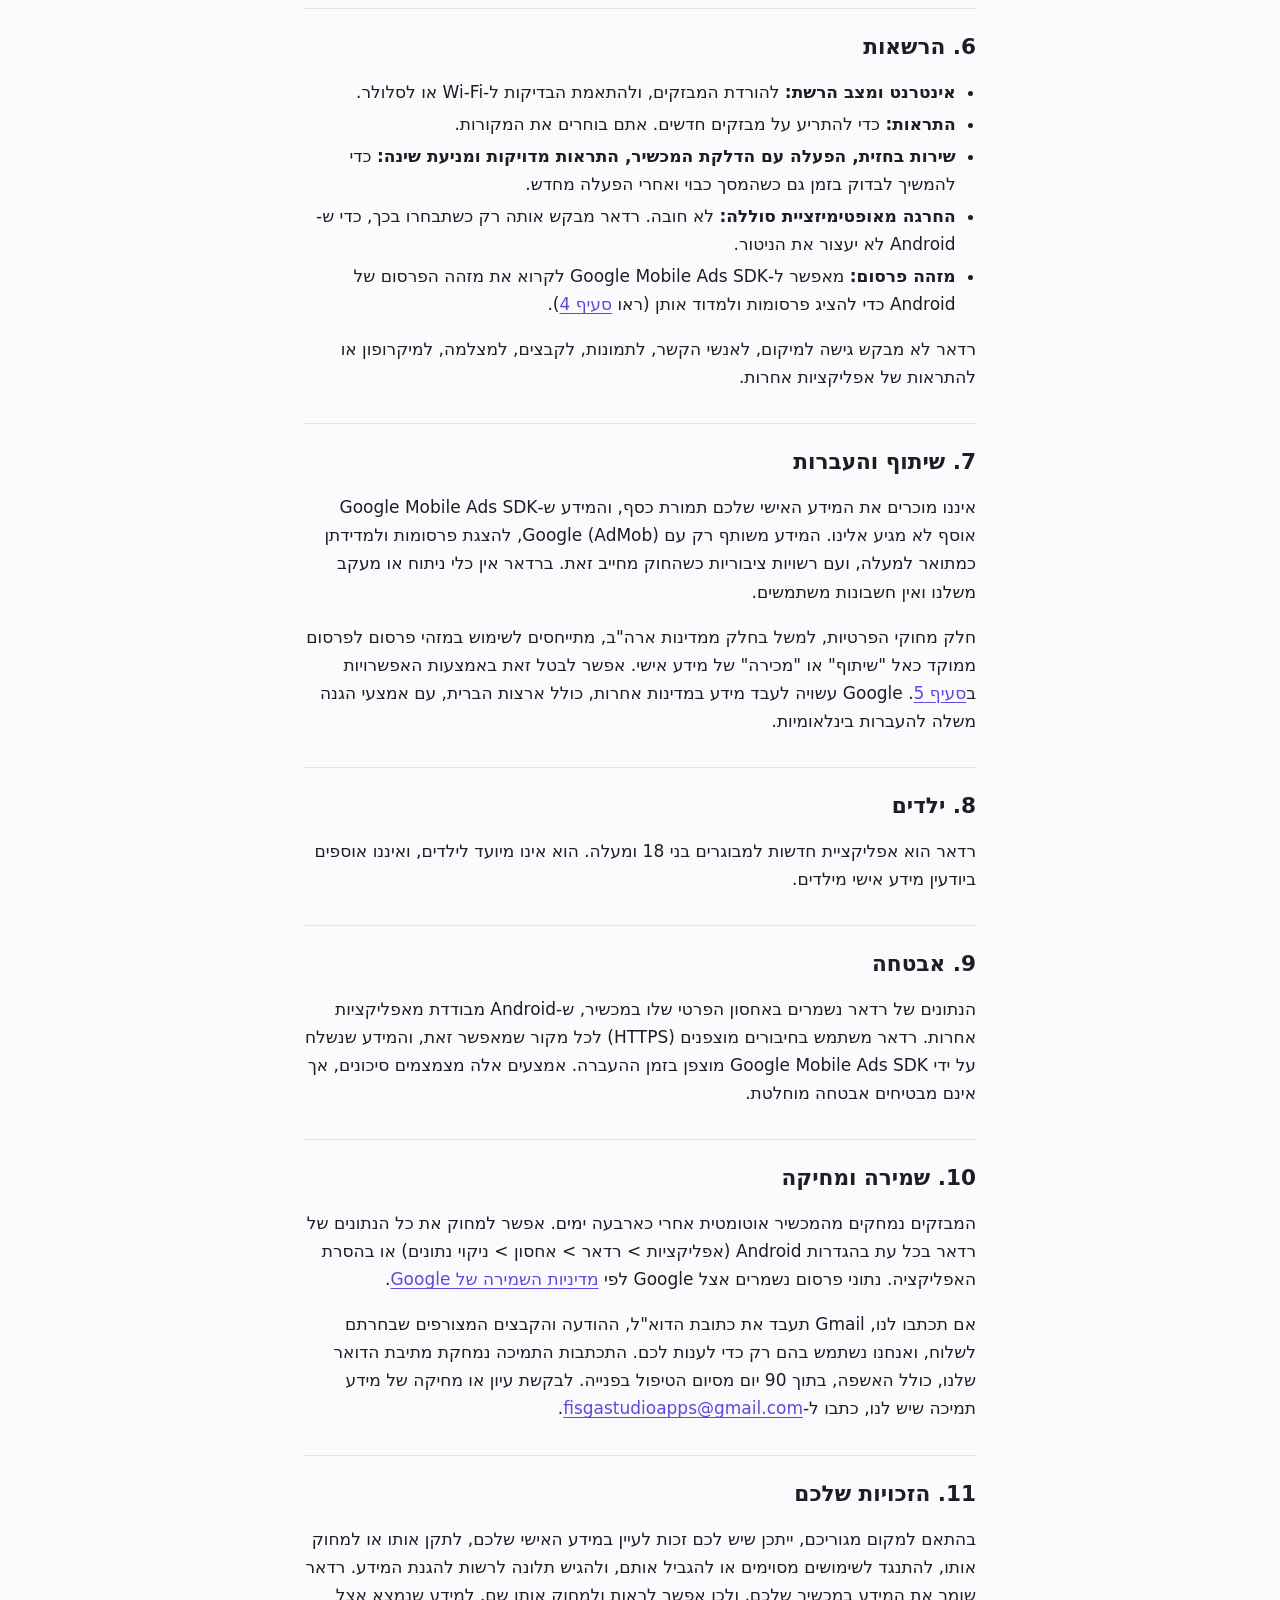
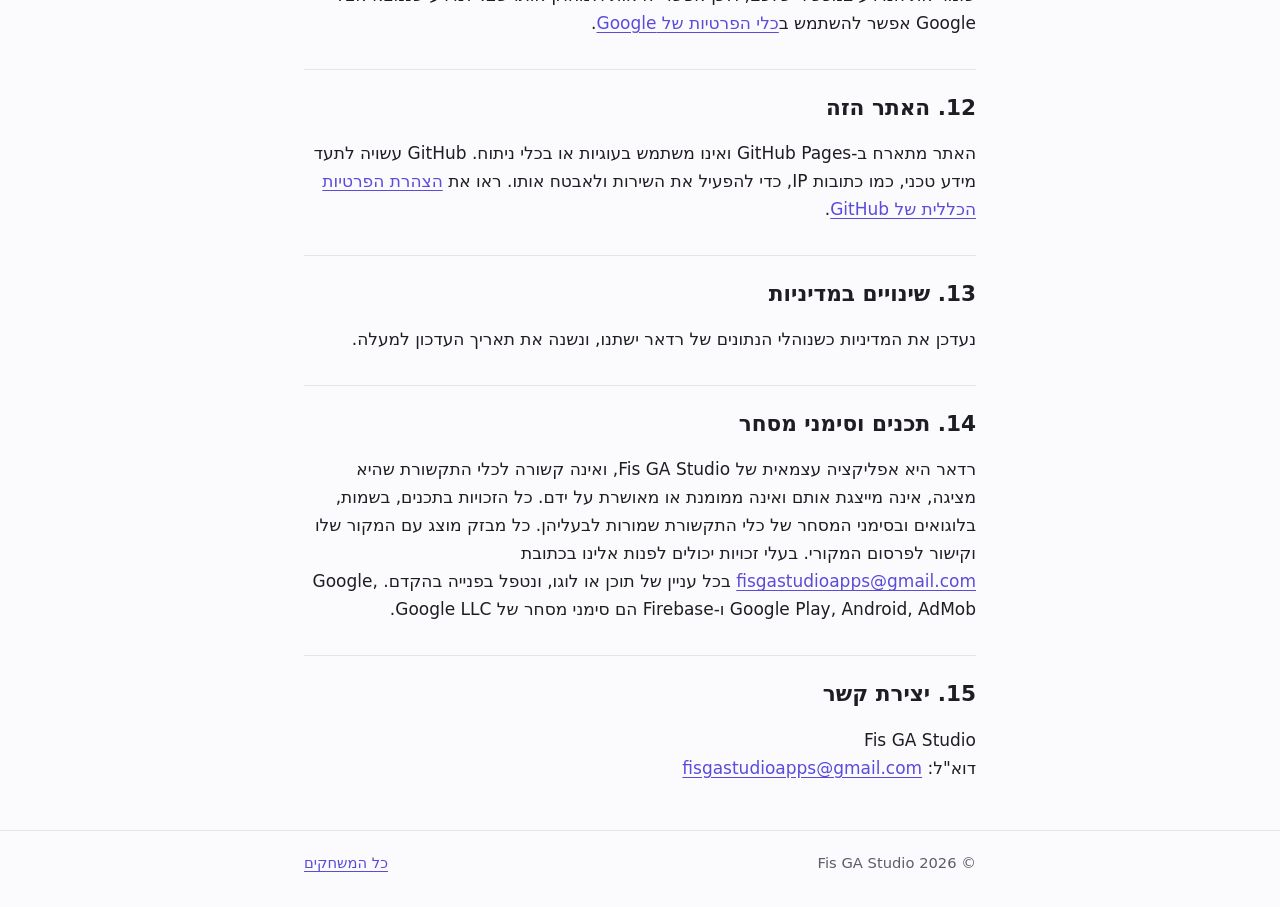
<file: radar-privacy-he.html>
<!doctype html>
<html lang="he" dir="rtl">
<head>
  <meta charset="utf-8">
  <meta name="viewport" content="width=device-width, initial-scale=1">
  <title>מדיניות הפרטיות של רדאר | Fis GA Studio</title>
  <meta name="description" content="מדיניות הפרטיות של רדאר, אפליקציית Android למבזקי חדשות מישראל של Fis GA Studio.">
  <meta name="color-scheme" content="light dark">
  <link rel="alternate" hreflang="en" href="https://dvirf8969.github.io/radar-privacy.html">
  <link rel="icon" href="data:image/svg+xml,%3Csvg xmlns='http://www.w3.org/2000/svg' viewBox='0 0 32 32'%3E%3Cpath d='M16 3 29 27H3z' fill='%235b4bdb'/%3E%3Cpath d='M16 11l6.5 12h-13z' fill='%23fff' opacity='.85'/%3E%3C/svg%3E">
  <link rel="stylesheet" href="style.css">
  <script>try{localStorage.setItem('fis-lang','he')}catch(e){}</script>
</head>
<body>
  <a class="skip" href="#main">דילוג לתוכן</a>

  <header class="site-header">
    <div class="wrap narrow">
      <a class="brand" href="he.html">
        <svg width="28" height="28" viewBox="0 0 32 32" aria-hidden="true">
          <defs>
            <linearGradient id="brand-g" x1="0" y1="0" x2="1" y2="1">
              <stop offset="0" stop-color="#5b4bdb"/>
              <stop offset="1" stop-color="#0f8f8f"/>
            </linearGradient>
          </defs>
          <path d="M16 3 29 27H3z" fill="url(#brand-g)"/>
          <path d="M16 11l6.5 12h-13z" fill="#fff" opacity=".85"/>
        </svg>
        Fis GA Studio
      </a>
      <a class="lang" href="radar-privacy.html?lang=en" lang="en" hreflang="en">English</a>
    </div>
  </header>

  <main id="main" class="wrap narrow doc">
    <div class="doc-head">
      <p class="kicker">מדיניות פרטיות</p>
      <h1>מדיניות הפרטיות של רדאר</h1>
      <p class="updated">עודכן לאחרונה: 04/11/2026</p>
    </div>

    <p>מדיניות הפרטיות הזו מסבירה איך <strong>רדאר</strong> ("האפליקציה"), אפליקציית Android שמפורסמת ב-Google Play על ידי <strong>Fis GA Studio</strong> ("אנחנו"), מטפלת במידע בזמן השימוש בה. רדאר מרכז בפיד אחד, עם התראות, את מבזקי החדשות שכלי התקשורת בישראל מפרסמים באתרים שלהם. אין בו חשבונות משתמשים, ואיננו מפעילים שרתים משלנו. רדאר חינמי ומציג פרסומות מ-Google AdMob.</p>

    <div class="summary">
      <h2>בקצרה</h2>
      <ul>
        <li>בלי הרשמה, ובלי כלי ניתוח או מעקב משלנו.</li>
        <li>ההגדרות והמבזקים שרדאר מצא נשארים במכשיר. הם לא מגיעים אלינו.</li>
        <li>רדאר מציג פרסומות מ-Google AdMob (באנר, וכרטיסי מודעה בפיד), שאוסף נתוני מכשיר כמו מזהה הפרסום וכתובת ה-IP כדי להציג פרסומות ולמדוד אותן.</li>
        <li>רדאר מתחבר מהמכשיר לאתרים של כלי התקשורת, לשירותים של Google ופעם ביום לאתר הזה, שמקבלים את כתובת ה-IP שלכם כמו כל אתר שאתם גולשים אליו.</li>
        <li>איננו מוכרים את המידע האישי שלכם תמורת כסף.</li>
      </ul>
    </div>

    <nav class="toc" aria-labelledby="toc-title">
      <h2 id="toc-title">תוכן העניינים</h2>
      <ol>
        <li><a href="#on-device">מידע שנשמר במכשיר</a></li>
        <li><a href="#connections">החיבורים שרדאר יוצר</a></li>
        <li><a href="#notifications">התראות ופעילות ברקע</a></li>
        <li><a href="#ads">פרסום (Google AdMob)</a></li>
        <li><a href="#ad-choices">הבחירות שלכם לגבי פרסומות</a></li>
        <li><a href="#permissions">הרשאות</a></li>
        <li><a href="#sharing">שיתוף והעברות</a></li>
        <li><a href="#children">ילדים</a></li>
        <li><a href="#security">אבטחה</a></li>
        <li><a href="#retention">שמירה ומחיקה</a></li>
        <li><a href="#rights">הזכויות שלכם</a></li>
        <li><a href="#website">האתר הזה</a></li>
        <li><a href="#changes">שינויים במדיניות</a></li>
        <li><a href="#trademarks">תכנים וסימני מסחר</a></li>
        <li><a href="#contact">יצירת קשר</a></li>
      </ol>
    </nav>

    <h2 id="on-device">1. מידע שנשמר במכשיר</h2>
    <p>רדאר שומר במכשיר את המקורות שבחרתם, את הגדרות ההתראות והתצוגה, את המבזקים שמצא (עד ארבעה ימים) ויומן טכני קצר לאיתור תקלות. המידע הזה לא מגיע אלינו.</p>
    <p>אם גיבוי Android פעיל בחשבון Google שלכם, Android עשויה לכלול את ההגדרות והנתונים של רדאר בגיבוי המכשיר. הגיבוי נשמר אצל Google בחשבון שלכם.</p>
    <p>"דוח מצב" בהגדרות מציג דוח טכני על המסך. הוא יוצא מהמכשיר רק אם תעתיקו אותו ותבחרו לשלוח אותו למישהו.</p>

    <h2 id="connections">2. החיבורים שרדאר יוצר</h2>
    <p>כדי למצוא מבזקים חדשים, רדאר מתחבר ישירות מהמכשיר לאתרים ולפידים הציבוריים של כלי התקשורת שבחרתם (למשל N12, שמפרסם את צ'אט הכתבים שלו דרך Google Firebase, כאן, חדשות 13, ערוץ 14, i24NEWS, ynet, וואלה, מעריב, ישראל היום, הארץ, כלכליסט ועוד). הוא גם טוען את התמונות שמצורפות למבזקים מהשרתים של כלי התקשורת עצמם. רדאר מציג כל כלי תקשורת בתגית צבעונית עם שמו ואינו טוען את הלוגואים של כלי התקשורת (גרסאות עד 1.8 טענו אותם משרתי התמונות של Google Play ומשירות סמלי האתרים של Google).</p>
    <p>כמו כל אתר שאתם גולשים אליו, השירותים האלה מקבלים את כתובת ה-IP שלכם ופרטים טכניים רגילים של הבקשה, כמו סוג המכשיר בטקסט הזיהוי של הדפדפן. הם מעבדים אותם לפי מדיניות הפרטיות שלהם, למשל <a href="https://policies.google.com/privacy">מדיניות הפרטיות של Google</a> ו-<a href="https://firebase.google.com/support/privacy">פרטיות ואבטחה ב-Firebase</a>. רדאר לא מוסיף לבקשות האלה שום מזהה שלכם או של המכשיר.</p>
    <p>מגרסה 1.54 רדאר בודק גם פעם ביום אם יש באתר הזה (dvirf8969.github.io) גרסה חדשה של קובץ האיחוד, שבעזרתו הוא מחליט אילו מבזקים מדווחים על אותו אירוע, ומוריד אותה אם יש. זו בקשה רגילה לקובץ, בלי שום מזהה, הגדרה או מבזק שלכם. GitHub, שמארחת את האתר, מקבלת את כתובת ה-IP ופרטים טכניים רגילים של הבקשה (ראו סעיף 12).</p>
    <p>פתיחת הקישור של מבזק פותחת אותו בדפדפן או באפליקציה של כלי התקשורת. שיתוף מבזק פותח את תפריט השיתוף של Android, ואתם בוחרים לאן לשלוח.</p>

    <h2 id="notifications">3. התראות ופעילות ברקע</h2>
    <p>רדאר יוצר את ההתראות שלו במכשיר. הוא לא משתמש בשרת פוש, ואף אחד אחר לא יודע אילו מבזקים קיבלתם. כדי לזהות מבזקים חדשים גם כשהמסך כבוי, רדאר מפעיל ברקע ניטור חי, שמוצג כהתראה קבועה, ובודק את המקורות לפי לוח זמנים. אפשר להשהות אותו, לשנות את המהירות או לכבות כל מקור בהגדרות.</p>

    <h2 id="ads">4. פרסום (Google AdMob)</h2>
    <p>רדאר חינמי ומציג פרסומות של Google AdMob: באנר בתחתית מסך המבזקים ובתחתית דף המבזק, ומגרסה 1.46 גם מדי פעם כרטיס מודעה בתוך מסך המבזקים, מסומן "מודעה", אחרי חמשת הסיפורים הראשונים ואחר כך כל 12 כרטיסים. אין בו פרסומות במסך מלא או פרסומות וידאו.</p>
    <p>בקשות לפרסומות נשלחות רק אחרי שכלי ההסכמה של Google (User Messaging Platform) מאפשר זאת במקום שבו אתם נמצאים. כדי להציג פרסומות, למדוד אותן ולהגן עליהן, רכיב Google Mobile Ads SDK שברדאר אוסף באופן אוטומטי את המידע הבא ושולח אותו ל-Google:</p>
    <ul>
      <li><strong>מזהי מכשיר וחשבון</strong>, כמו מזהה הפרסום של Android ומזהה App Set.</li>
      <li><strong>כתובת IP</strong>, שעשויה לשמש להערכת המיקום הכללי של המכשיר.</li>
      <li><strong>פעולות</strong> ברדאר ובפרסומות, כמו פתיחת האפליקציה והקשות.</li>
      <li><strong>מידע אבחוני</strong>, כמו זמן הפתיחה של האפליקציה, תקיעות וצריכת אנרגיה.</li>
    </ul>
    <p>Google משתמשת במידע הזה לפרסום, לניתוח ולמניעת הונאות, ובמקומות שבהם הדבר מותר גם להתאמה אישית של פרסומות. Google מעבדת את המידע לפי המדיניות שלה. מידע נוסף: <a href="https://policies.google.com/technologies/partner-sites">איך Google משתמשת במידע מאתרים ומאפליקציות שמשתמשים בשירותים שלה</a>, <a href="https://developers.google.com/admob/android/next-gen/privacy/play-data-disclosure">מסמך הגילוי של Google Mobile Ads SDK</a> ו<a href="https://policies.google.com/privacy">מדיניות הפרטיות של Google</a>.</p>

    <h2 id="ad-choices">5. הבחירות שלכם לגבי פרסומות</h2>
    <ul>
      <li><strong>הסכמה:</strong> במקומות שבהם החוק מחייב זאת (למשל באזור הכלכלי האירופי, בבריטניה ובשווייץ), רדאר מציג את הודעת ההסכמה של Google לפני שהמידע שלכם משמש לפרסומות מותאמות אישית. אפשר לבדוק או לשנות את הבחירה בכל עת ברדאר, ב<strong>הגדרות &gt; בחירות פרטיות</strong>, שמופיע במקומות שבהם הדבר רלוונטי.</li>
      <li><strong>מזהה פרסום:</strong> אפשר לאפס או למחוק את מזהה הפרסום, או לבטל פרסומות מותאמות אישית, בהגדרות Android (בדרך כלל בהגדרות &gt; פרטיות &gt; מודעות, או בהגדרות &gt; Google &gt; מודעות).</li>
      <li><strong>הגדרות הפרסום של Google:</strong> אפשר לנהל את התאמת הפרסומות ב-<a href="https://myadcenter.google.com/">My Ad Center</a>.</li>
    </ul>
    <p>גם אחרי ביטול פרסומות מותאמות אישית עדיין תוצג פרסומת, אבל פחות מותאמת אליכם.</p>

    <h2 id="permissions">6. הרשאות</h2>
    <ul>
      <li><strong>אינטרנט ומצב הרשת:</strong> להורדת המבזקים, ולהתאמת הבדיקות ל-Wi-Fi או לסלולר.</li>
      <li><strong>התראות:</strong> כדי להתריע על מבזקים חדשים. אתם בוחרים את המקורות.</li>
      <li><strong>שירות בחזית, הפעלה עם הדלקת המכשיר, התראות מדויקות ומניעת שינה:</strong> כדי להמשיך לבדוק בזמן גם כשהמסך כבוי ואחרי הפעלה מחדש.</li>
      <li><strong>החרגה מאופטימיזציית סוללה:</strong> לא חובה. רדאר מבקש אותה רק כשתבחרו בכך, כדי ש-Android לא יעצור את הניטור.</li>
      <li><strong>מזהה פרסום:</strong> מאפשר ל-Google Mobile Ads SDK לקרוא את מזהה הפרסום של Android כדי להציג פרסומות ולמדוד אותן (ראו <a href="#ads">סעיף 4</a>).</li>
    </ul>
    <p>רדאר לא מבקש גישה למיקום, לאנשי הקשר, לתמונות, לקבצים, למצלמה, למיקרופון או להתראות של אפליקציות אחרות.</p>

    <h2 id="sharing">7. שיתוף והעברות</h2>
    <p>איננו מוכרים את המידע האישי שלכם תמורת כסף, והמידע ש-Google Mobile Ads SDK אוסף לא מגיע אלינו. המידע משותף רק עם Google (AdMob), להצגת פרסומות ולמדידתן כמתואר למעלה, ועם רשויות ציבוריות כשהחוק מחייב זאת. ברדאר אין כלי ניתוח או מעקב משלנו ואין חשבונות משתמשים.</p>
    <p>חלק מחוקי הפרטיות, למשל בחלק ממדינות ארה"ב, מתייחסים לשימוש במזהי פרסום לפרסום ממוקד כאל "שיתוף" או "מכירה" של מידע אישי. אפשר לבטל זאת באמצעות האפשרויות ב<a href="#ad-choices">סעיף 5</a>. Google עשויה לעבד מידע במדינות אחרות, כולל ארצות הברית, עם אמצעי הגנה משלה להעברות בינלאומיות.</p>

    <h2 id="children">8. ילדים</h2>
    <p>רדאר הוא אפליקציית חדשות למבוגרים בני 18 ומעלה. הוא אינו מיועד לילדים, ואיננו אוספים ביודעין מידע אישי מילדים.</p>

    <h2 id="security">9. אבטחה</h2>
    <p>הנתונים של רדאר נשמרים באחסון הפרטי שלו במכשיר, ש-Android מבודדת מאפליקציות אחרות. רדאר משתמש בחיבורים מוצפנים (HTTPS) לכל מקור שמאפשר זאת, והמידע שנשלח על ידי Google Mobile Ads SDK מוצפן בזמן ההעברה. אמצעים אלה מצמצמים סיכונים, אך אינם מבטיחים אבטחה מוחלטת.</p>

    <h2 id="retention">10. שמירה ומחיקה</h2>
    <p>המבזקים נמחקים מהמכשיר אוטומטית אחרי כארבעה ימים. אפשר למחוק את כל הנתונים של רדאר בכל עת בהגדרות Android (אפליקציות &gt; רדאר &gt; אחסון &gt; ניקוי נתונים) או בהסרת האפליקציה. נתוני פרסום נשמרים אצל Google לפי <a href="https://policies.google.com/technologies/retention">מדיניות השמירה של Google</a>.</p>
    <p>אם תכתבו לנו, Gmail תעבד את כתובת הדוא"ל, ההודעה והקבצים המצורפים שבחרתם לשלוח, ואנחנו נשתמש בהם רק כדי לענות לכם. התכתבות התמיכה נמחקת מתיבת הדואר שלנו, כולל האשפה, בתוך 90 יום מסיום הטיפול בפנייה. לבקשת עיון או מחיקה של מידע תמיכה שיש לנו, כתבו ל-<a href="mailto:fisgastudioapps@gmail.com" class="ltr">fisgastudioapps@gmail.com</a>.</p>

    <h2 id="rights">11. הזכויות שלכם</h2>
    <p>בהתאם למקום מגוריכם, ייתכן שיש לכם זכות לעיין במידע האישי שלכם, לתקן אותו או למחוק אותו, להתנגד לשימושים מסוימים או להגביל אותם, ולהגיש תלונה לרשות להגנת המידע. רדאר שומר את המידע במכשיר שלכם, ולכן אפשר לראות ולמחוק אותו שם. למידע שנמצא אצל Google אפשר להשתמש ב<a href="https://myaccount.google.com/data-and-privacy">כלי הפרטיות של Google</a>.</p>

    <h2 id="website">12. האתר הזה</h2>
    <p>האתר מתארח ב-GitHub Pages ואינו משתמש בעוגיות או בכלי ניתוח. GitHub עשויה לתעד מידע טכני, כמו כתובות IP, כדי להפעיל את השירות ולאבטח אותו. ראו את <a href="https://docs.github.com/en/site-policy/privacy-policies/github-general-privacy-statement">הצהרת הפרטיות הכללית של GitHub</a>.</p>

    <h2 id="changes">13. שינויים במדיניות</h2>
    <p>נעדכן את המדיניות כשנוהלי הנתונים של רדאר ישתנו, ונשנה את תאריך העדכון למעלה.</p>

    <h2 id="trademarks">14. תכנים וסימני מסחר</h2>
    <p>רדאר היא אפליקציה עצמאית של Fis GA Studio, ואינה קשורה לכלי התקשורת שהיא מציגה, אינה מייצגת אותם ואינה ממומנת או מאושרת על ידם. כל הזכויות בתכנים, בשמות, בלוגואים ובסימני המסחר של כלי התקשורת שמורות לבעליהן. כל מבזק מוצג עם המקור שלו וקישור לפרסום המקורי. בעלי זכויות יכולים לפנות אלינו בכתובת <a href="mailto:fisgastudioapps@gmail.com" class="ltr">fisgastudioapps@gmail.com</a> בכל עניין של תוכן או לוגו, ונטפל בפנייה בהקדם. Google, Google Play, Android, AdMob ו-Firebase הם סימני מסחר של Google LLC.</p>

    <h2 id="contact">15. יצירת קשר</h2>
    <p>Fis GA Studio<br>דוא"ל: <a href="mailto:fisgastudioapps@gmail.com" class="ltr">fisgastudioapps@gmail.com</a></p>


  </main>

  <footer class="site-footer">
    <div class="wrap narrow">
      <p>&copy; 2026 Fis GA Studio</p>
      <p><a href="he.html">כל המשחקים</a></p>
    </div>
  </footer>
</body>
</html>
</file>
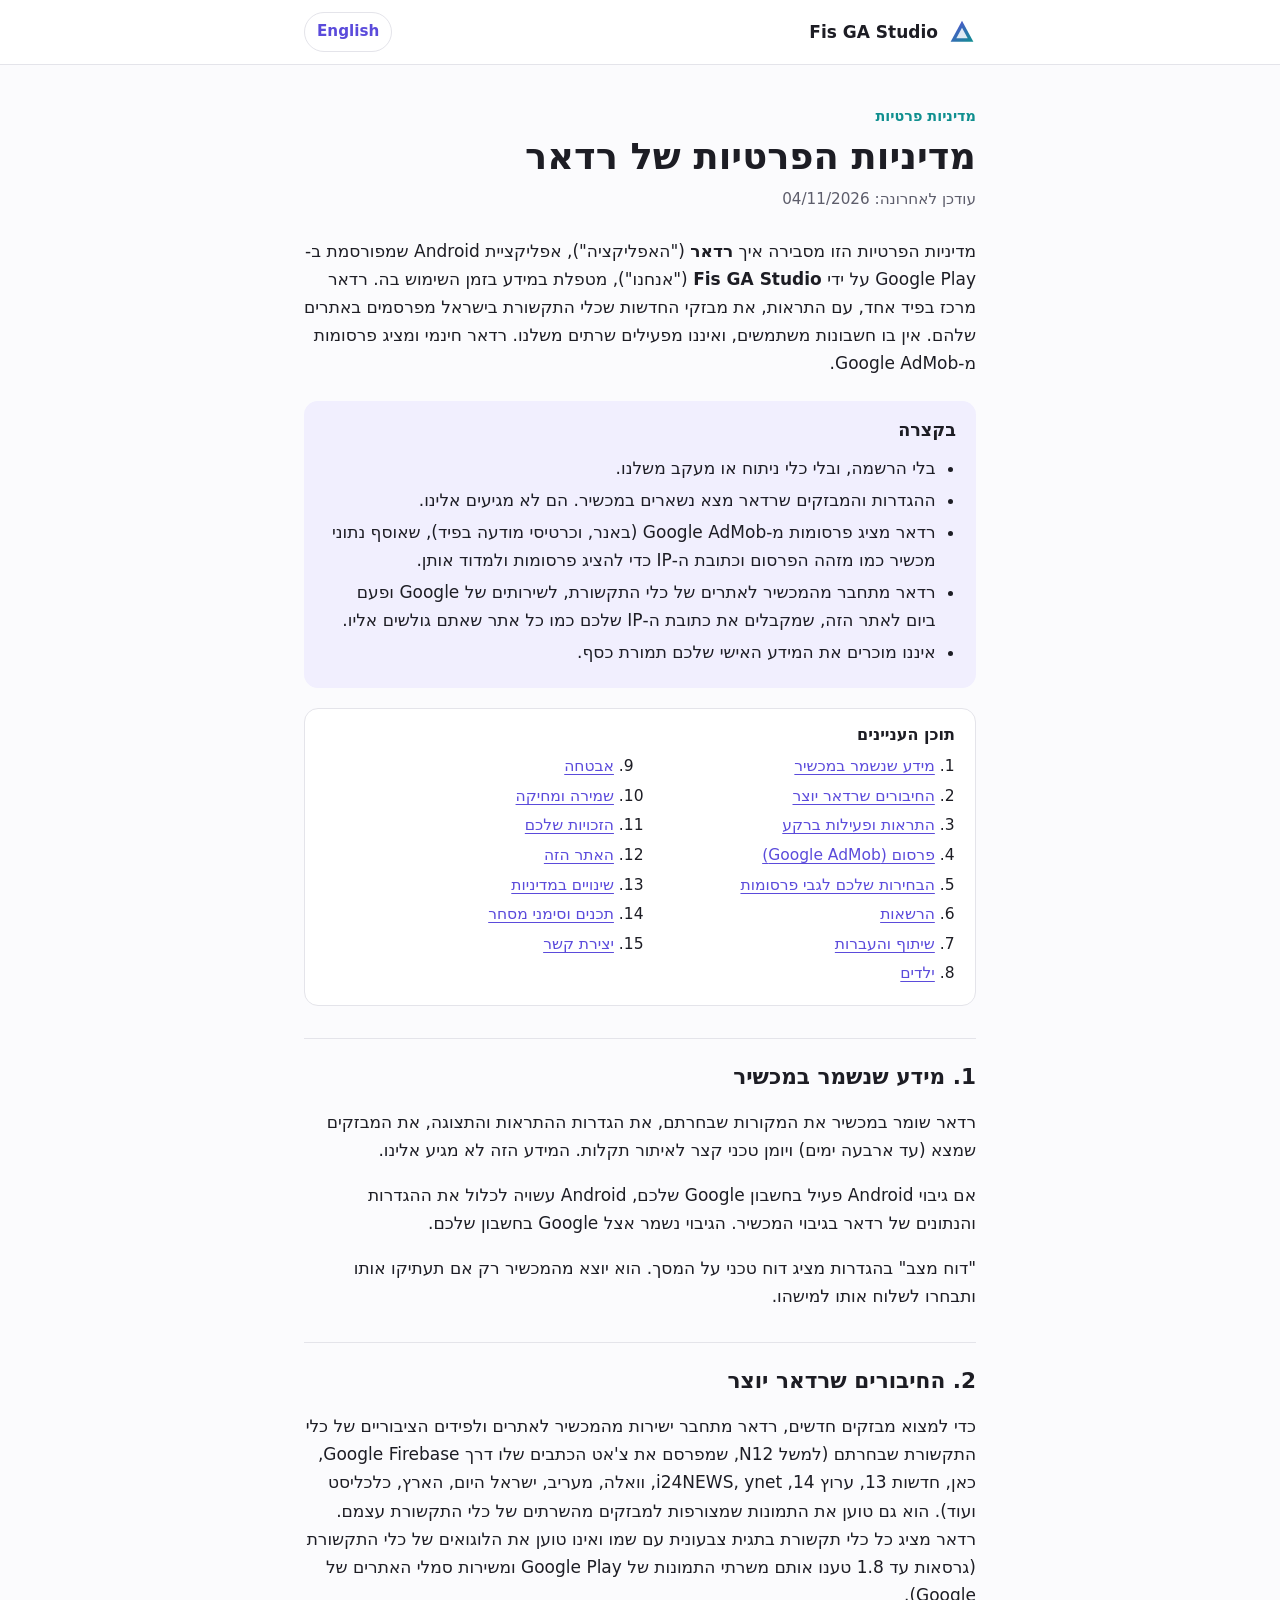
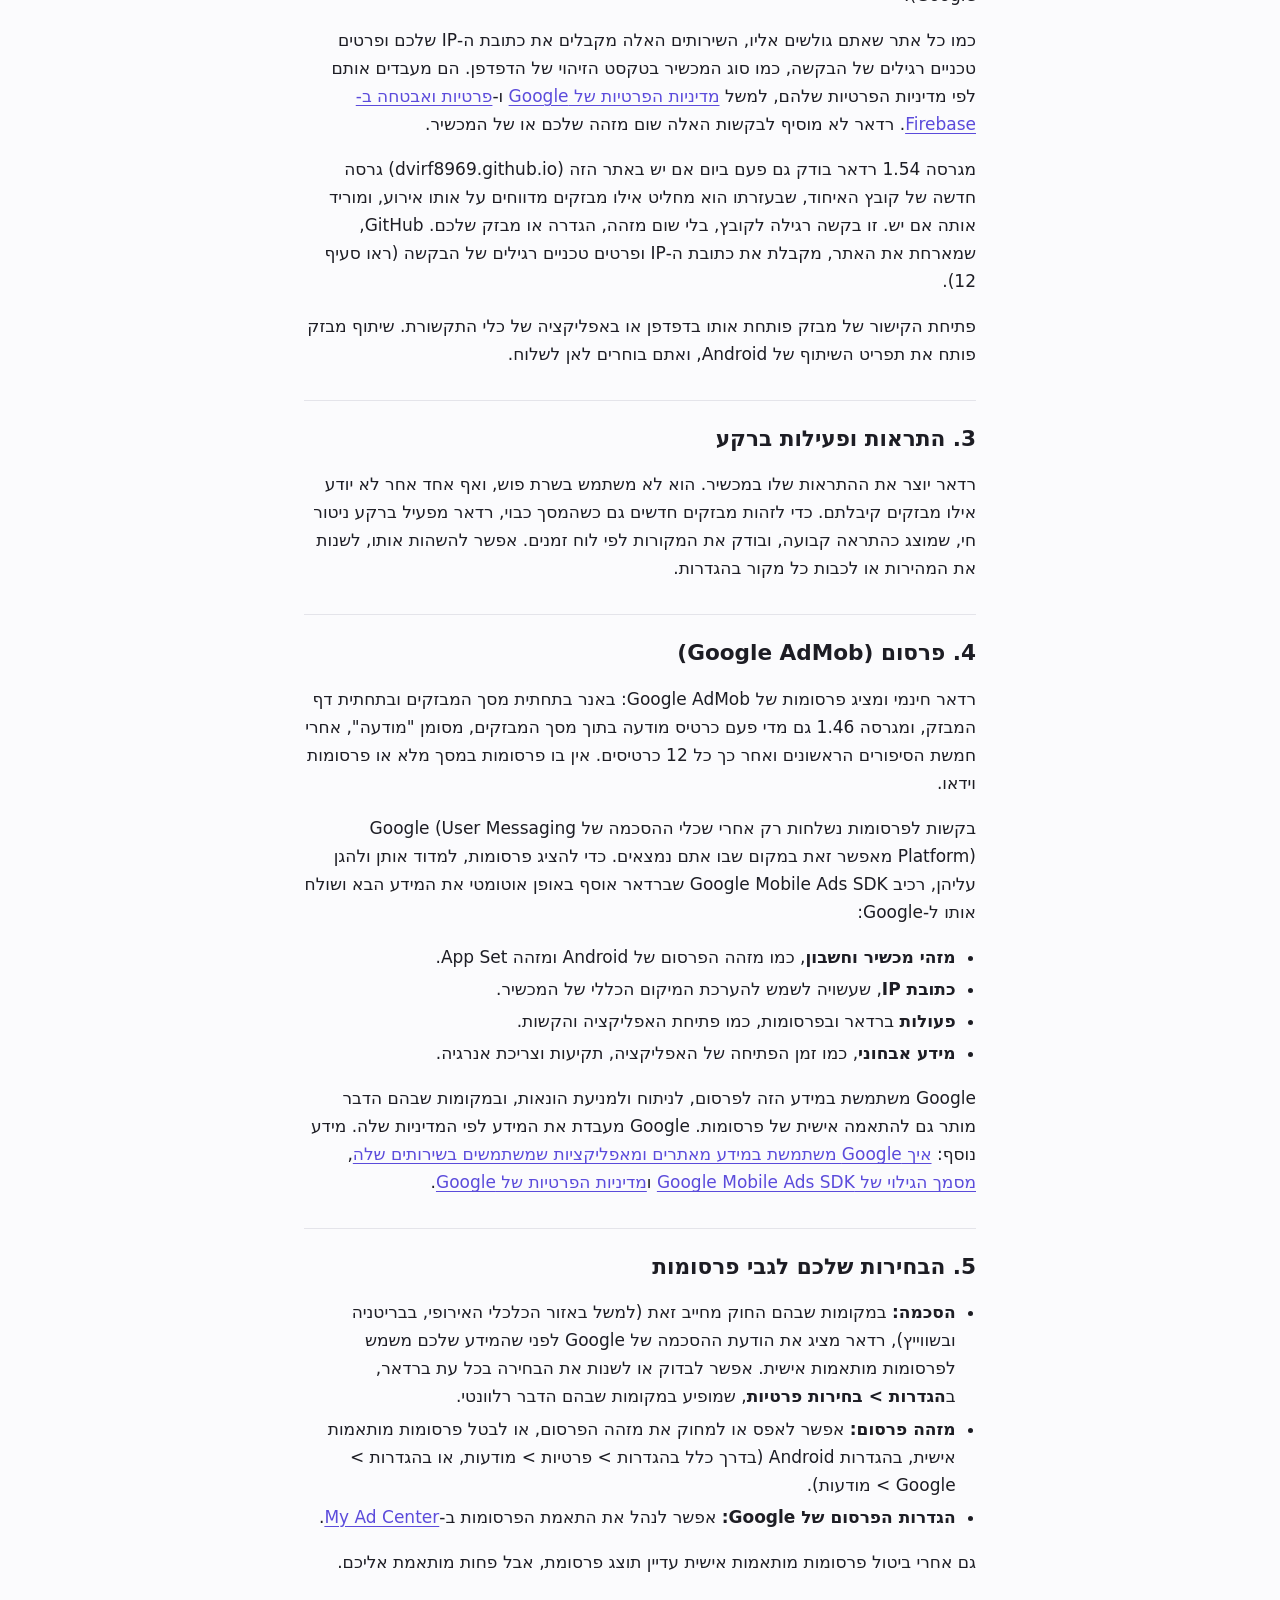
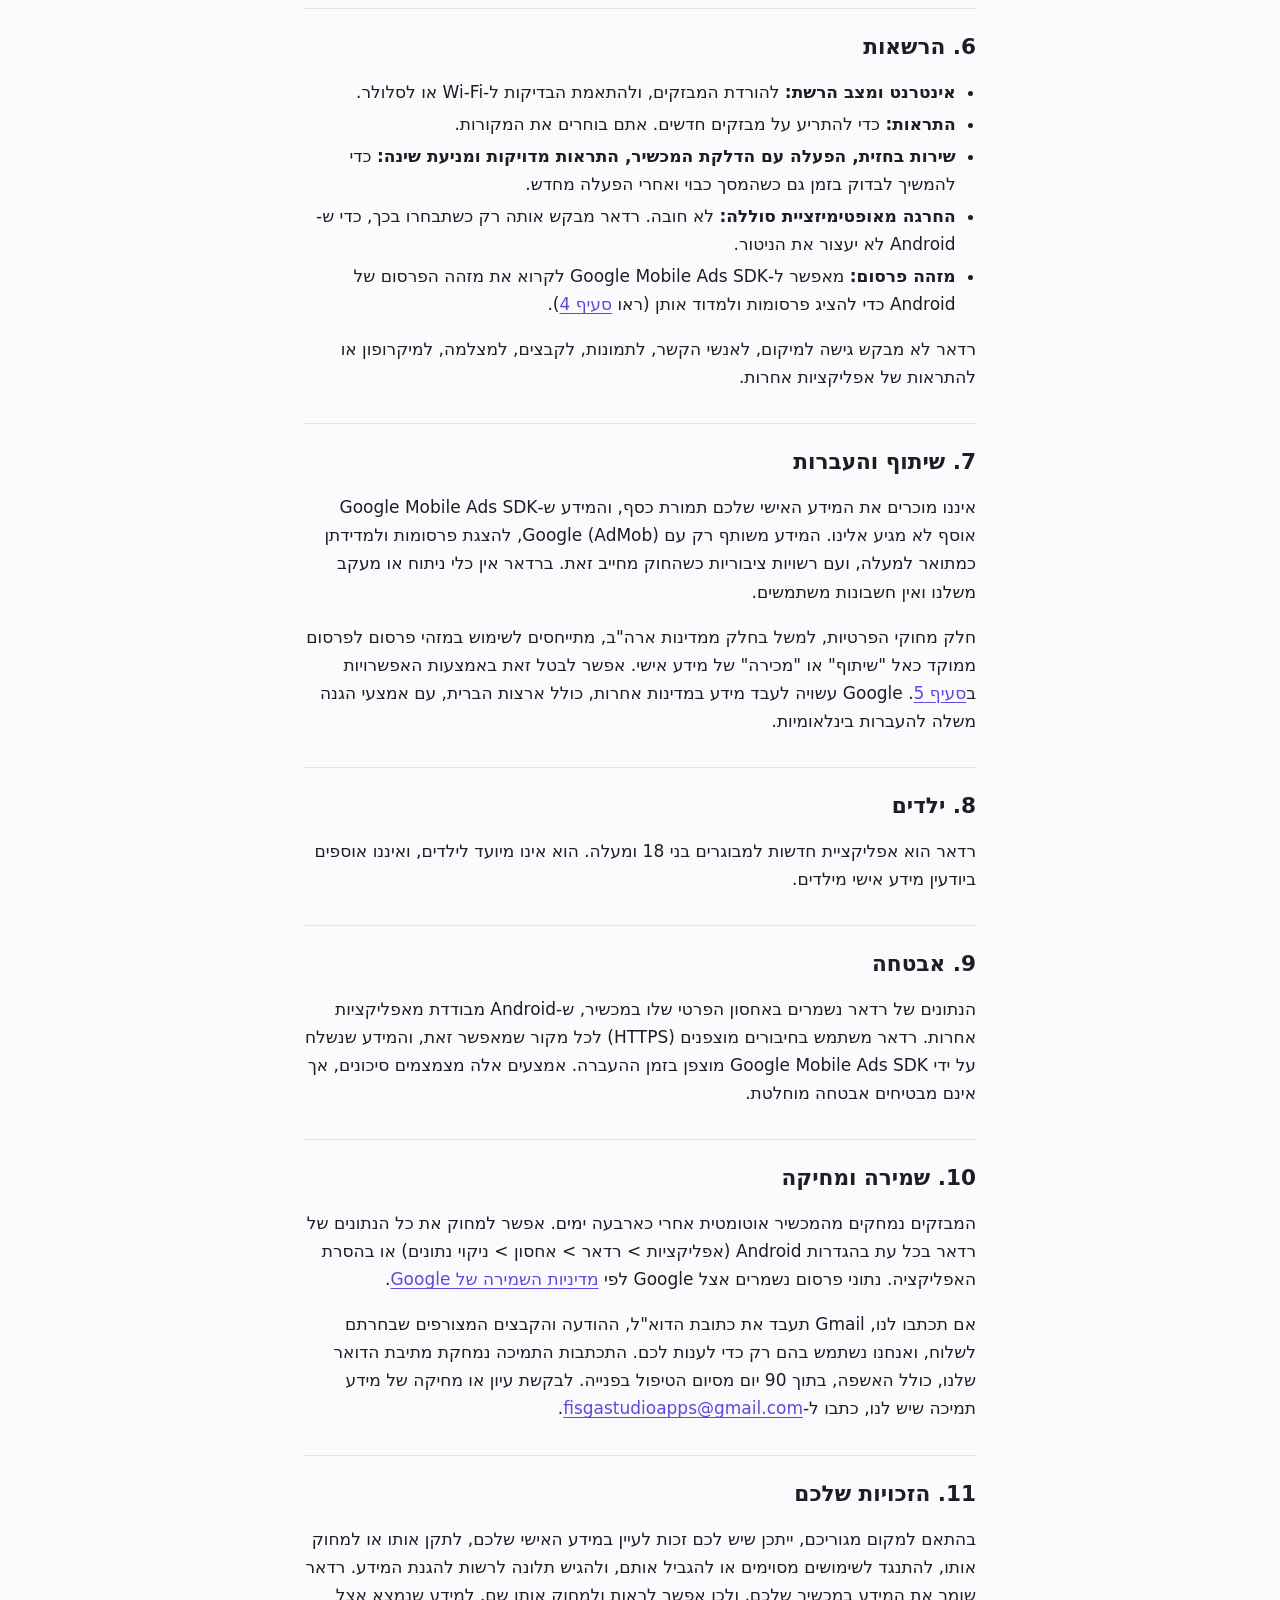
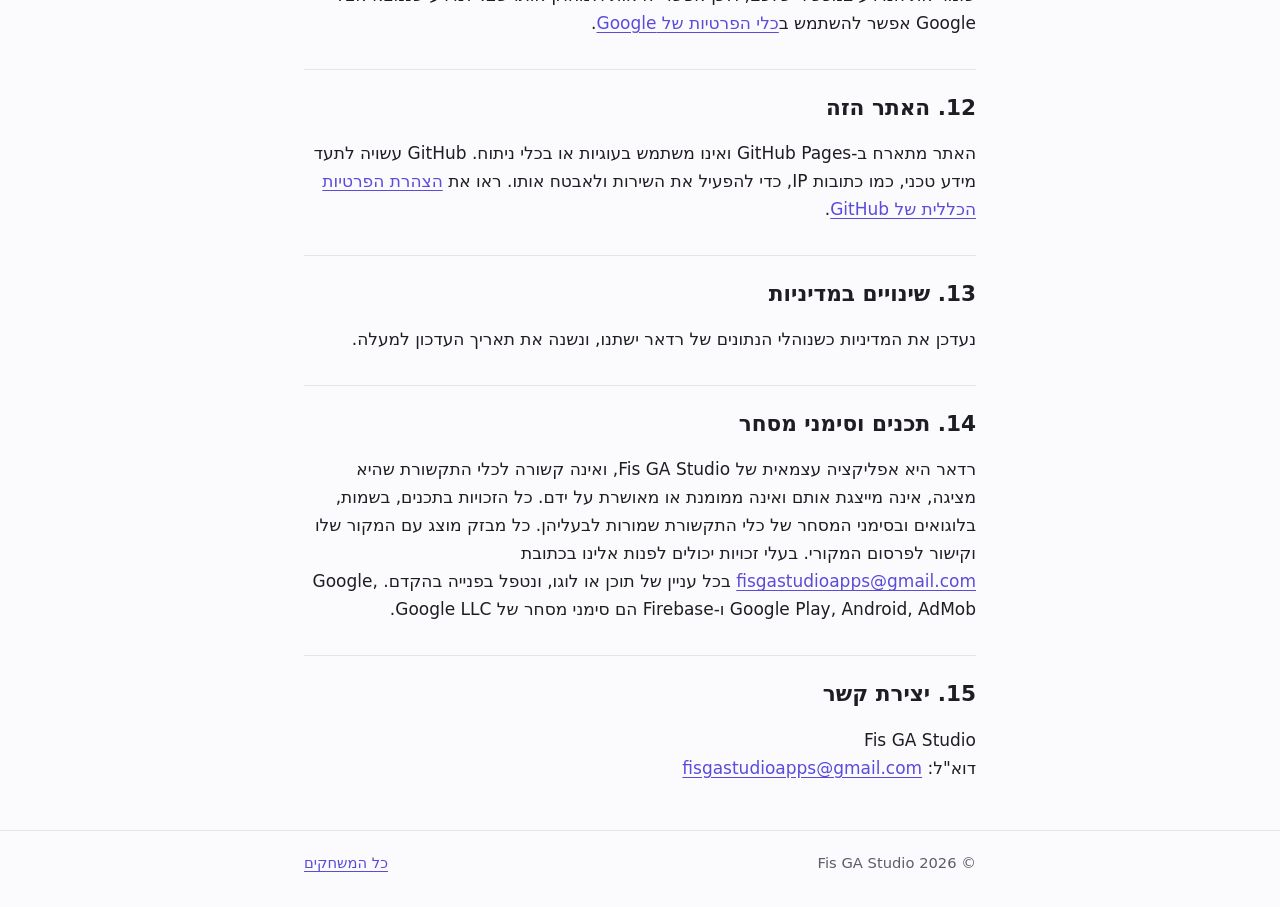
<file: radar-privacy.html>
<!doctype html>
<html lang="en" dir="ltr">
<head>
  <meta charset="utf-8">
  <meta name="viewport" content="width=device-width, initial-scale=1">
  <title>Radar Privacy Policy | Fis GA Studio</title>
  <meta name="description" content="Privacy Policy for Radar, an Android app for Israeli news flashes by Fis GA Studio.">
  <meta name="color-scheme" content="light dark">
  <link rel="alternate" hreflang="he" href="https://dvirf8969.github.io/radar-privacy-he.html">
  <link rel="icon" href="data:image/svg+xml,%3Csvg xmlns='http://www.w3.org/2000/svg' viewBox='0 0 32 32'%3E%3Cpath d='M16 3 29 27H3z' fill='%235b4bdb'/%3E%3Cpath d='M16 11l6.5 12h-13z' fill='%23fff' opacity='.85'/%3E%3C/svg%3E">
  <link rel="stylesheet" href="style.css">
  <script>(function(){var k='fis-lang',s=null;try{s=localStorage.getItem(k)}catch(e){}if(/[?&]lang=en(&|$)/.test(location.search)){try{localStorage.setItem(k,'en')}catch(e){}return}if(s==='en')return;var l=((navigator.languages&&navigator.languages[0])||navigator.language||'').toLowerCase();if(s==='he'||l.indexOf('he')===0||l.indexOf('iw')===0)location.replace('radar-privacy-he.html')})();</script>
</head>
<body>
  <a class="skip" href="#main">Skip to content</a>

  <header class="site-header">
    <div class="wrap narrow">
      <a class="brand" href="./">
        <svg width="28" height="28" viewBox="0 0 32 32" aria-hidden="true">
          <defs>
            <linearGradient id="brand-g" x1="0" y1="0" x2="1" y2="1">
              <stop offset="0" stop-color="#5b4bdb"/>
              <stop offset="1" stop-color="#0f8f8f"/>
            </linearGradient>
          </defs>
          <path d="M16 3 29 27H3z" fill="url(#brand-g)"/>
          <path d="M16 11l6.5 12h-13z" fill="#fff" opacity=".85"/>
        </svg>
        Fis GA Studio
      </a>
      <a class="lang" href="radar-privacy-he.html" lang="he" hreflang="he">עברית</a>
    </div>
  </header>

  <main id="main" class="wrap narrow doc">
    <div class="doc-head">
      <p class="kicker">Privacy Policy</p>
      <h1>Radar Privacy Policy</h1>
      <p class="updated">Last updated: Nov 4, 2026</p>
    </div>

    <p>This Privacy Policy explains how <strong>Radar</strong> (the "App"), an Android app published on Google Play by <strong>Fis GA Studio</strong> ("we", "us" or "our"), handles information when you use it. Radar gathers the news flashes that Israeli news outlets publish on their websites into one feed, with alerts. It has no user accounts, and we don't run servers of our own. Radar is free and shows ads from Google AdMob.</p>

    <div class="summary">
      <h2>The short version</h2>
      <ul>
        <li>No sign-up, and no analytics or tracking tools of our own.</li>
        <li>Your settings and the flashes Radar found stay on your device. We don't receive them.</li>
        <li>Radar shows ads from Google AdMob (a banner, and ad cards in the feed), which collects device data such as your advertising ID and IP address to show and measure ads.</li>
        <li>Radar connects from your device to the news outlets' websites, to Google services and once a day to this website, which receive your IP address like any website you visit.</li>
        <li>We don't sell your personal information for money.</li>
      </ul>
    </div>

    <nav class="toc" aria-labelledby="toc-title">
      <h2 id="toc-title">Contents</h2>
      <ol>
        <li><a href="#on-device">Information stored on your device</a></li>
        <li><a href="#connections">Connections Radar makes</a></li>
        <li><a href="#notifications">Notifications and background activity</a></li>
        <li><a href="#ads">Advertising (Google AdMob)</a></li>
        <li><a href="#ad-choices">Your choices about ads</a></li>
        <li><a href="#permissions">Permissions</a></li>
        <li><a href="#sharing">Sharing and transfers</a></li>
        <li><a href="#children">Children</a></li>
        <li><a href="#security">Security</a></li>
        <li><a href="#retention">Retention and deletion</a></li>
        <li><a href="#rights">Your rights</a></li>
        <li><a href="#website">This website</a></li>
        <li><a href="#changes">Changes to this policy</a></li>
        <li><a href="#trademarks">Content and trademarks</a></li>
        <li><a href="#contact">Contact</a></li>
      </ol>
    </nav>

    <h2 id="on-device">1. Information stored on your device</h2>
    <p>Radar saves on your device the sources you follow, your alert and display settings, the news flashes it found (kept for up to four days) and a short technical log for troubleshooting. We don't receive any of this.</p>
    <p>If Android backup is turned on for your Google account, Android may include Radar's settings and data in your device backup. That backup is stored by Google under your account.</p>
    <p>Settings &gt; Status report shows a technical report on the screen. It leaves your device only if you copy it and choose to send it to someone.</p>

    <h2 id="connections">2. Connections Radar makes</h2>
    <p>To find new flashes, Radar connects directly from your device to the public websites and feeds of the news outlets you follow (for example N12, which publishes its reporters' chat through Google Firebase, Kan, Channel 13, Channel 14, i24NEWS, ynet, Walla, Maariv, Israel Hayom, Haaretz, Calcalist and others). It also loads the pictures that come with the flashes from the outlets' own servers. Radar shows each outlet as a colored badge with its name and doesn't load the outlets' logos (versions up to 1.8 loaded them from Google Play's image servers and Google's website icon service).</p>
    <p>Like any website you visit, these services receive your IP address and standard technical details of the request, such as the device type in the browser identification text. They process them under their own privacy policies, for example the <a href="https://policies.google.com/privacy">Google Privacy Policy</a> and <a href="https://firebase.google.com/support/privacy">Privacy and security in Firebase</a>. Radar doesn't add any identifier of you or your device to these requests.</p>
    <p>Since version 1.54 Radar also checks once a day whether this website (dvirf8969.github.io) has a new version of its grouping file, which it uses to decide which flashes report the same event, and downloads it if so. This is a plain request for a file, without any identifier, setting or flash of yours. GitHub, which hosts this website, receives your IP address and standard technical details of the request (see section 12).</p>
    <p>When you open a flash's link, it opens in your browser or in the outlet's app. When you share a flash, Android's share menu opens and you decide where to send it.</p>

    <h2 id="notifications">3. Notifications and background activity</h2>
    <p>Radar creates its notifications on your device. It doesn't use a push server, and no one else learns which flashes you received. To notice new flashes when the screen is off, Radar keeps a live monitor running in the background, shown as an ongoing notification, and checks the sources on a schedule. You can pause it, change its speed or turn off any source in Radar's settings.</p>

    <h2 id="ads">4. Advertising (Google AdMob)</h2>
    <p>Radar is free and shows Google AdMob ads: a banner at the bottom of the flash feed and at the bottom of the flash page, and, since version 1.46, now and then an ad card in the flash feed, marked "מודעה" ("Ad"), after the first five stories and then every 12 cards. It has no full-screen or video ads.</p>
    <p>Ads are requested only after Google's consent tool (the User Messaging Platform) allows it where you live. To show, measure and protect ads, the Google Mobile Ads SDK included in Radar automatically collects the following information and sends it to Google:</p>
    <ul>
      <li><strong>Device and account identifiers</strong>, such as the Android advertising ID and app set ID.</li>
      <li><strong>IP address</strong>, which may be used to estimate the general location of your device.</li>
      <li><strong>Interactions</strong> with Radar and with ads, such as app launches and taps.</li>
      <li><strong>Diagnostic information</strong>, such as app launch time, hang rate and energy usage.</li>
    </ul>
    <p>Google uses this information for advertising, analytics and fraud prevention and, where permitted, to personalize ads. Google processes it under its own policies. To learn more, see <a href="https://policies.google.com/technologies/partner-sites">How Google uses information from sites or apps that use its services</a>, the <a href="https://developers.google.com/admob/android/next-gen/privacy/play-data-disclosure">Google Mobile Ads SDK data disclosure</a> and the <a href="https://policies.google.com/privacy">Google Privacy Policy</a>.</p>

    <h2 id="ad-choices">5. Your choices about ads</h2>
    <ul>
      <li><strong>Consent:</strong> where the law requires it (for example in the EEA, the UK and Switzerland), Radar shows Google's consent message before your data is used for personalized ads. You can review or change your choice at any time in Radar under <strong>Settings &gt; Privacy choices</strong>, which appears where it applies.</li>
      <li><strong>Advertising ID:</strong> you can reset or delete your advertising ID, or opt out of personalized ads, in your Android settings (usually under Settings &gt; Privacy &gt; Ads, or Settings &gt; Google &gt; Ads).</li>
      <li><strong>Google ad settings:</strong> you can manage how Google personalizes ads in <a href="https://myadcenter.google.com/">My Ad Center</a>.</li>
    </ul>
    <p>If you opt out of personalized ads, you'll still see an ad, but it will be less tailored to you.</p>

    <h2 id="permissions">6. Permissions</h2>
    <ul>
      <li><strong>Internet and network state:</strong> to download flashes, and to adapt the checks to Wi-Fi or mobile data.</li>
      <li><strong>Notifications:</strong> to alert you about new flashes. You choose the sources.</li>
      <li><strong>Foreground service, start at boot, exact alarms and wake lock:</strong> to keep checking on time when the screen is off and after a restart.</li>
      <li><strong>Battery optimization exemption:</strong> optional. Radar asks for it only when you choose to, so that Android doesn't stop the monitor.</li>
      <li><strong>Advertising ID:</strong> lets the Google Mobile Ads SDK read the Android advertising ID to show and measure ads (see <a href="#ads">section 4</a>).</li>
    </ul>
    <p>Radar doesn't ask for your location, contacts, photos, files, camera, microphone or access to other apps' notifications.</p>

    <h2 id="sharing">7. Sharing and transfers</h2>
    <p>We don't sell your personal information for money, and we don't receive the information that the Google Mobile Ads SDK collects. Information is shared only with Google (AdMob), to show and measure ads as described above, and with public authorities when the law requires it. Radar has no analytics or tracking tools of our own and no user accounts.</p>
    <p>Some privacy laws, such as those of certain U.S. states, treat the use of advertising identifiers for targeted ads as "sharing" or a "sale" of personal information. You can opt out using the choices in <a href="#ad-choices">section 5</a>. Google may process information in countries other than yours, including the United States, using its own safeguards for international transfers.</p>

    <h2 id="children">8. Children</h2>
    <p>Radar is a news app intended for adults aged 18 and over. It isn't directed at children, and we don't knowingly collect personal information from children.</p>

    <h2 id="security">9. Security</h2>
    <p>Radar's data is kept in its private storage on your device, which Android isolates from other apps. Radar uses encrypted connections (HTTPS) to every source that offers them, and data sent by the Google Mobile Ads SDK is encrypted in transit. These measures reduce risks but can't guarantee absolute security.</p>

    <h2 id="retention">10. Retention and deletion</h2>
    <p>Flashes are deleted from your device automatically after about four days. You can delete all of Radar's data at any time in Android's settings (Apps &gt; Radar &gt; Storage &gt; Clear data) or by uninstalling Radar. Advertising data is kept by Google according to <a href="https://policies.google.com/technologies/retention">Google's retention policies</a>.</p>
    <p>If you email us, Gmail processes your email address, message and any attachments you choose to send, and we use them only to reply. Support messages are deleted from our mailbox, including the trash, within 90 days after your request is resolved. To ask for access to or deletion of support information we hold, email <a href="mailto:fisgastudioapps@gmail.com">fisgastudioapps@gmail.com</a>.</p>

    <h2 id="rights">11. Your rights</h2>
    <p>Depending on where you live, you may have the right to access, correct or delete your personal information, to object to or restrict certain uses, and to complain to your local data protection authority. Radar keeps your information on your device, so you can view and delete it there. For information held by Google, use <a href="https://myaccount.google.com/data-and-privacy">Google's privacy tools</a>.</p>

    <h2 id="website">12. This website</h2>
    <p>This website is hosted on GitHub Pages and doesn't use cookies or analytics. GitHub may log technical information, such as IP addresses, to run and secure the service. See the <a href="https://docs.github.com/en/site-policy/privacy-policies/github-general-privacy-statement">GitHub General Privacy Statement</a>.</p>

    <h2 id="changes">13. Changes to this policy</h2>
    <p>We'll update this policy when Radar's data practices change and change the "Last updated" date above.</p>

    <h2 id="trademarks">14. Content and trademarks</h2>
    <p>Radar is an independent app by Fis GA Studio. It isn't affiliated with, endorsed by or sponsored by any of the news outlets it shows. All rights in the outlets' content, names, logos and trademarks are reserved to their respective owners. Radar shows every flash with its source and a link to the original. Rights holders can contact us at <a href="mailto:fisgastudioapps@gmail.com">fisgastudioapps@gmail.com</a> about any content or logo, and we'll handle the request promptly. Google, Google Play, Android, AdMob and Firebase are trademarks of Google LLC.</p>

    <h2 id="contact">15. Contact</h2>
    <p>Fis GA Studio<br>Email: <a href="mailto:fisgastudioapps@gmail.com">fisgastudioapps@gmail.com</a></p>


  </main>

  <footer class="site-footer">
    <div class="wrap narrow">
      <p>&copy; 2026 Fis GA Studio</p>
      <p><a href="./">All games</a></p>
    </div>
  </footer>
</body>
</html>
</file>
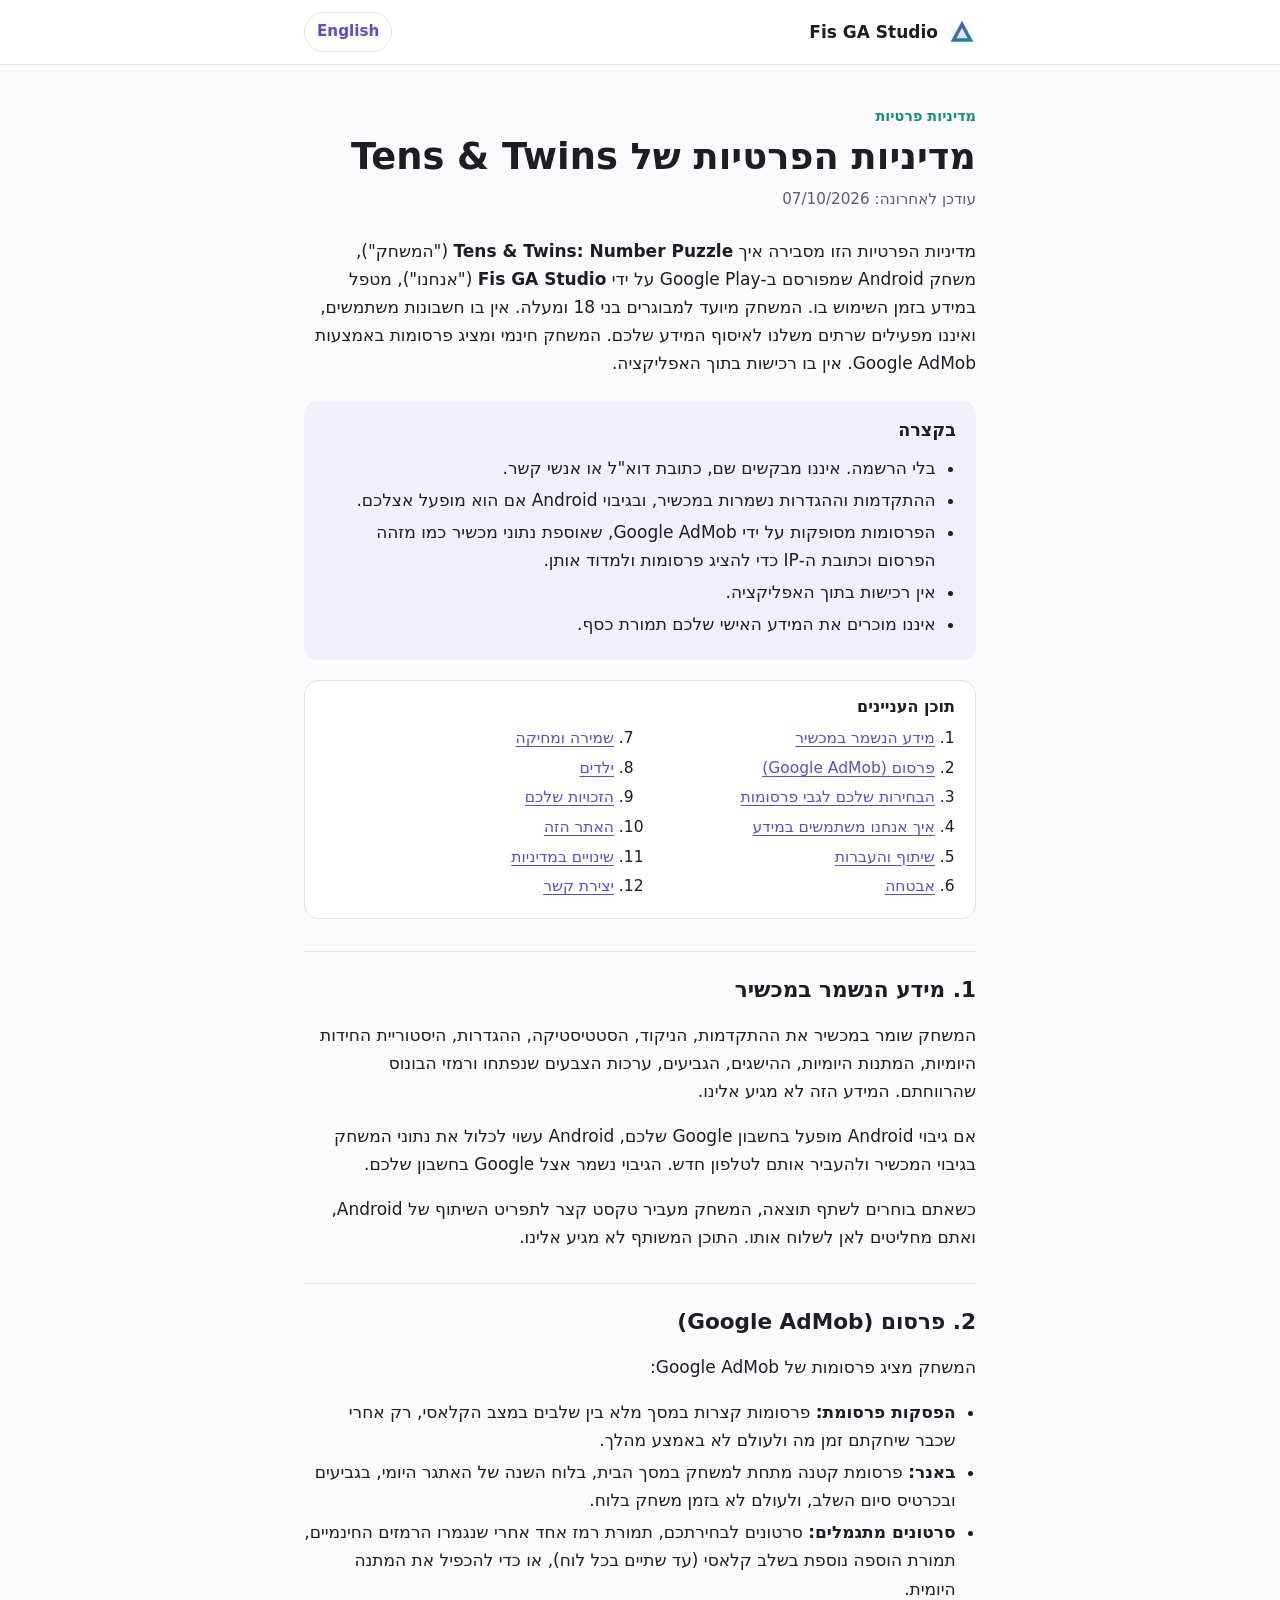
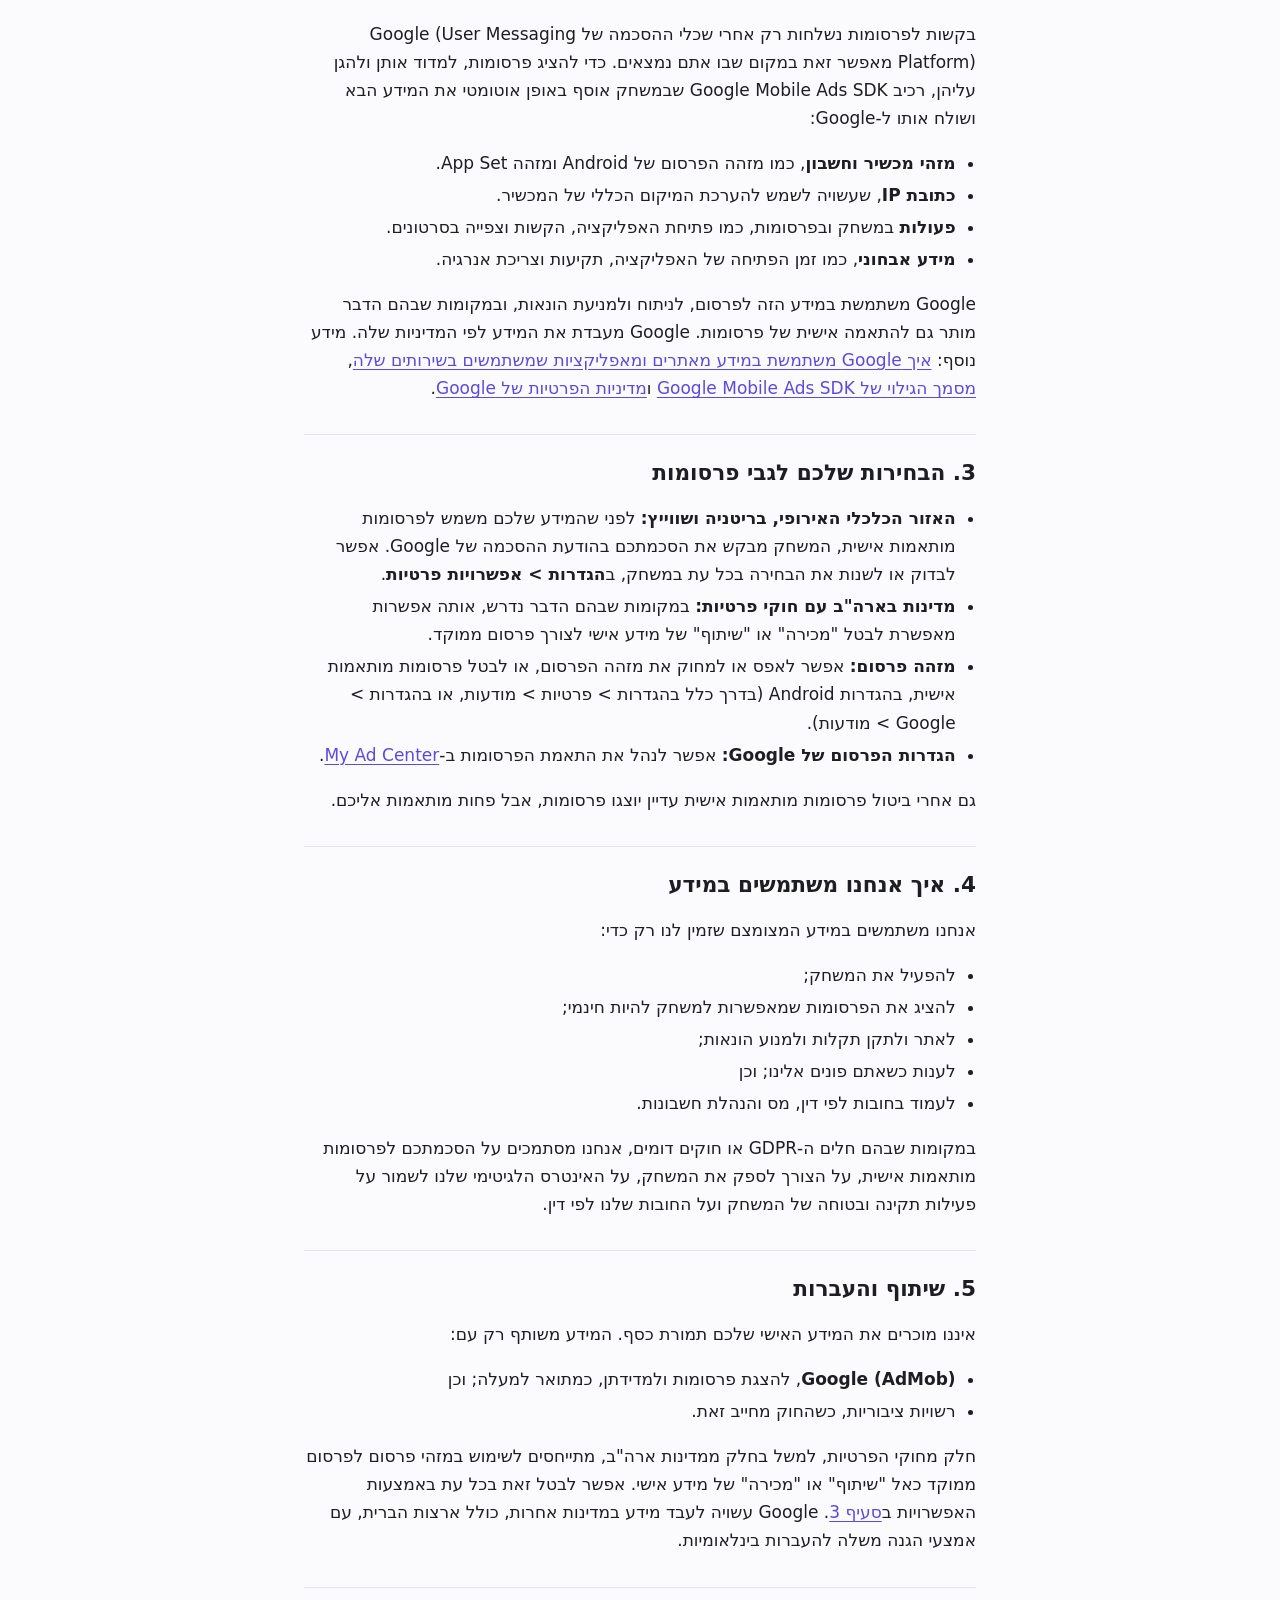
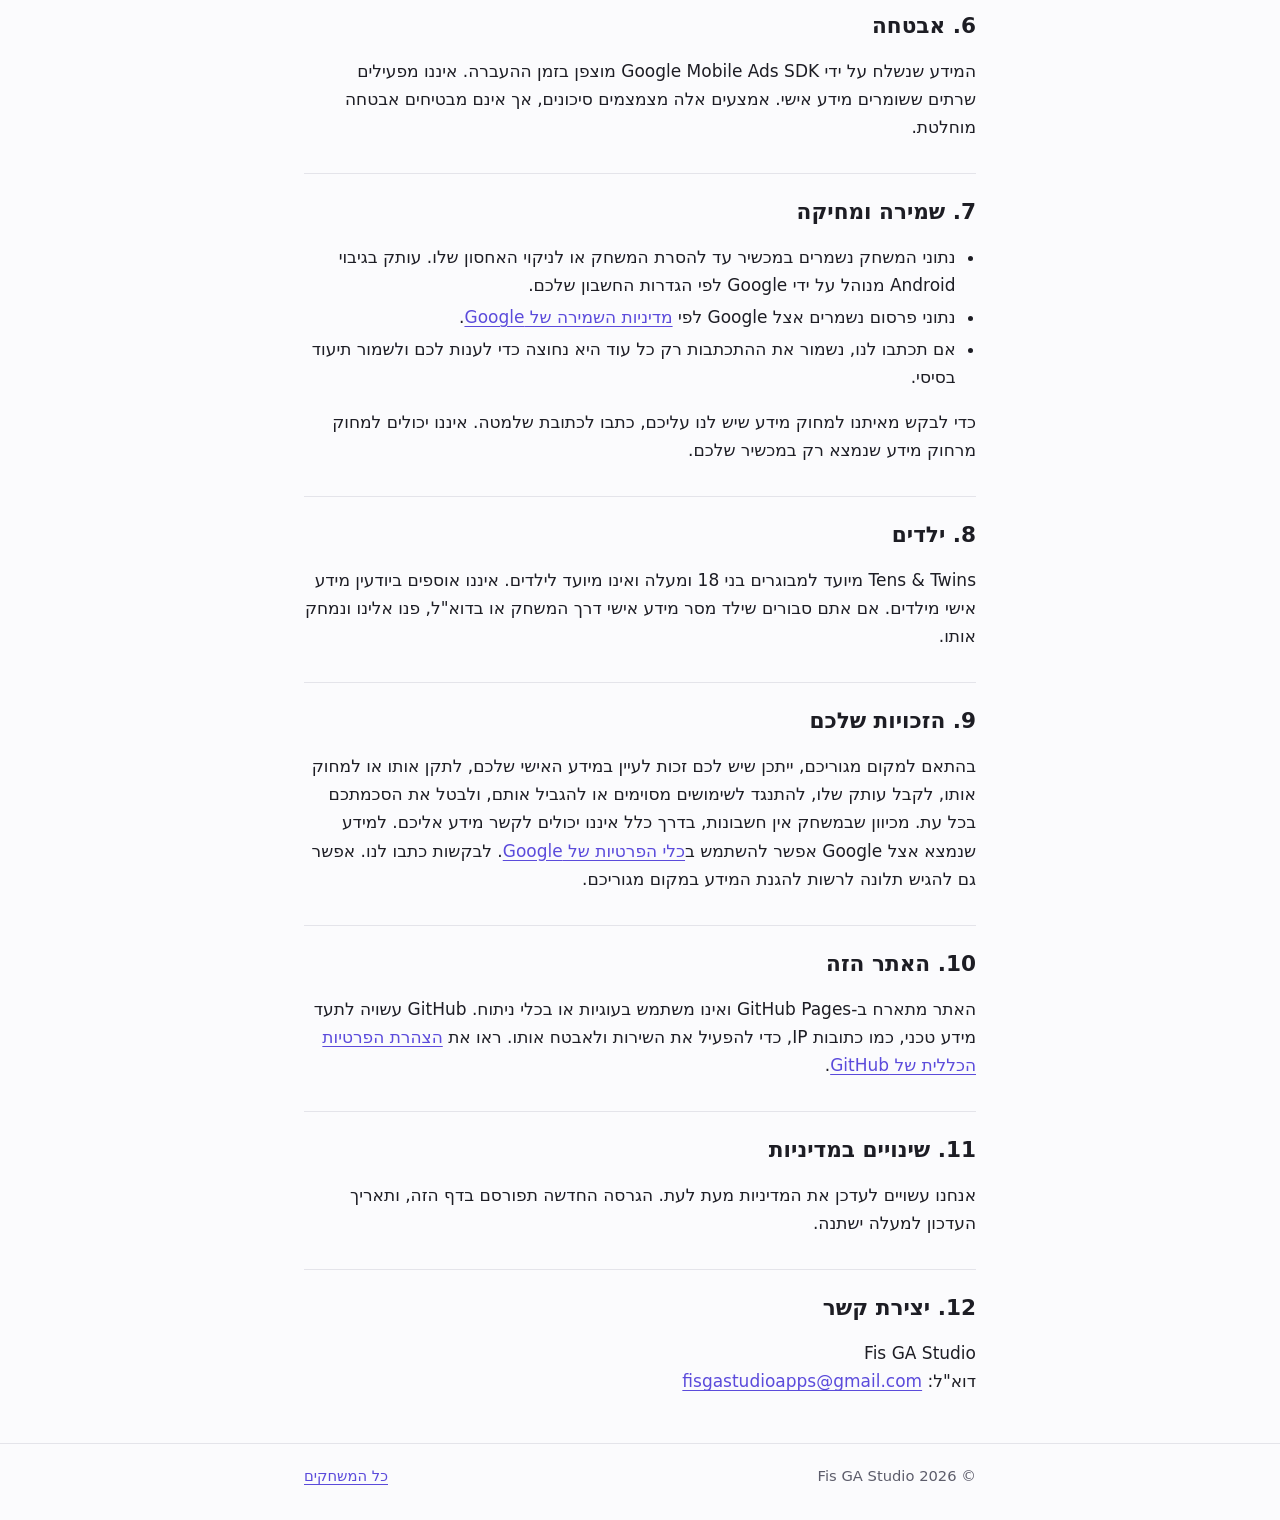
<file: tens-and-twins-privacy-he.html>
<!doctype html>
<html lang="he" dir="rtl">
<head>
  <meta charset="utf-8">
  <meta name="viewport" content="width=device-width, initial-scale=1">
  <title>מדיניות הפרטיות של Tens &amp; Twins | Fis GA Studio</title>
  <meta name="description" content="מדיניות הפרטיות של Tens &amp; Twins: Number Puzzle, משחק Android של Fis GA Studio.">
  <meta name="color-scheme" content="light dark">
  <link rel="alternate" hreflang="en" href="https://dvirf8969.github.io/tens-and-twins-privacy.html">
  <link rel="icon" href="data:image/svg+xml,%3Csvg xmlns='http://www.w3.org/2000/svg' viewBox='0 0 32 32'%3E%3Cpath d='M16 3 29 27H3z' fill='%235b4bdb'/%3E%3Cpath d='M16 11l6.5 12h-13z' fill='%23fff' opacity='.85'/%3E%3C/svg%3E">
  <link rel="stylesheet" href="style.css">
  <script>try{localStorage.setItem('fis-lang','he')}catch(e){}</script>
</head>
<body>
  <a class="skip" href="#main">דילוג לתוכן</a>

  <header class="site-header">
    <div class="wrap narrow">
      <a class="brand" href="he.html">
        <svg width="28" height="28" viewBox="0 0 32 32" aria-hidden="true">
          <defs>
            <linearGradient id="brand-g" x1="0" y1="0" x2="1" y2="1">
              <stop offset="0" stop-color="#5b4bdb"/>
              <stop offset="1" stop-color="#0f8f8f"/>
            </linearGradient>
          </defs>
          <path d="M16 3 29 27H3z" fill="url(#brand-g)"/>
          <path d="M16 11l6.5 12h-13z" fill="#fff" opacity=".85"/>
        </svg>
        Fis GA Studio
      </a>
      <a class="lang" href="tens-and-twins-privacy.html?lang=en" lang="en" hreflang="en">English</a>
    </div>
  </header>

  <main id="main" class="wrap narrow doc">
    <div class="doc-head">
      <p class="kicker">מדיניות פרטיות</p>
      <h1>מדיניות הפרטיות של <span lang="en" dir="ltr">Tens &amp; Twins</span></h1>
      <p class="updated">עודכן לאחרונה: 07/10/2026</p>
    </div>

    <p>מדיניות הפרטיות הזו מסבירה איך <strong lang="en" dir="ltr">Tens &amp; Twins: Number Puzzle</strong> ("המשחק"), משחק Android שמפורסם ב-Google Play על ידי <strong>Fis GA Studio</strong> ("אנחנו"), מטפל במידע בזמן השימוש בו. המשחק מיועד למבוגרים בני 18 ומעלה. אין בו חשבונות משתמשים, ואיננו מפעילים שרתים משלנו לאיסוף המידע שלכם. המשחק חינמי ומציג פרסומות באמצעות Google AdMob. אין בו רכישות בתוך האפליקציה.</p>

    <div class="summary">
      <h2>בקצרה</h2>
      <ul>
        <li>בלי הרשמה. איננו מבקשים שם, כתובת דוא"ל או אנשי קשר.</li>
        <li>ההתקדמות וההגדרות נשמרות במכשיר, ובגיבוי Android אם הוא מופעל אצלכם.</li>
        <li>הפרסומות מסופקות על ידי Google AdMob, שאוספת נתוני מכשיר כמו מזהה הפרסום וכתובת ה-IP כדי להציג פרסומות ולמדוד אותן.</li>
        <li>אין רכישות בתוך האפליקציה.</li>
        <li>איננו מוכרים את המידע האישי שלכם תמורת כסף.</li>
      </ul>
    </div>

    <nav class="toc" aria-labelledby="toc-title">
      <h2 id="toc-title">תוכן העניינים</h2>
      <ol>
        <li><a href="#on-device">מידע הנשמר במכשיר</a></li>
        <li><a href="#ads">פרסום (Google AdMob)</a></li>
        <li><a href="#ad-choices">הבחירות שלכם לגבי פרסומות</a></li>
        <li><a href="#use">איך אנחנו משתמשים במידע</a></li>
        <li><a href="#sharing">שיתוף והעברות</a></li>
        <li><a href="#security">אבטחה</a></li>
        <li><a href="#retention">שמירה ומחיקה</a></li>
        <li><a href="#children">ילדים</a></li>
        <li><a href="#rights">הזכויות שלכם</a></li>
        <li><a href="#website">האתר הזה</a></li>
        <li><a href="#changes">שינויים במדיניות</a></li>
        <li><a href="#contact">יצירת קשר</a></li>
      </ol>
    </nav>

    <h2 id="on-device">1. מידע הנשמר במכשיר</h2>
    <p>המשחק שומר במכשיר את ההתקדמות, הניקוד, הסטטיסטיקה, ההגדרות, היסטוריית החידות היומיות, המתנות היומיות, ההישגים, הגביעים, ערכות הצבעים שנפתחו ורמזי הבונוס שהרווחתם. המידע הזה לא מגיע אלינו.</p>
    <p>אם גיבוי Android מופעל בחשבון Google שלכם, Android עשוי לכלול את נתוני המשחק בגיבוי המכשיר ולהעביר אותם לטלפון חדש. הגיבוי נשמר אצל Google בחשבון שלכם.</p>
    <p>כשאתם בוחרים לשתף תוצאה, המשחק מעביר טקסט קצר לתפריט השיתוף של Android, ואתם מחליטים לאן לשלוח אותו. התוכן המשותף לא מגיע אלינו.</p>

    <h2 id="ads">2. פרסום (Google AdMob)</h2>
    <p>המשחק מציג פרסומות של Google AdMob:</p>
    <ul>
      <li><strong>הפסקות פרסומת:</strong> פרסומות קצרות במסך מלא בין שלבים במצב הקלאסי, רק אחרי שכבר שיחקתם זמן מה ולעולם לא באמצע מהלך.</li>
<li><strong>באנר:</strong> פרסומת קטנה מתחת למשחק במסך הבית, בלוח השנה של האתגר היומי, בגביעים ובכרטיס סיום השלב, ולעולם לא בזמן משחק בלוח.</li>
      <li><strong>סרטונים מתגמלים:</strong> סרטונים לבחירתכם, תמורת רמז אחד אחרי שנגמרו הרמזים החינמיים, תמורת הוספה נוספת בשלב קלאסי (עד שתיים בכל לוח), או כדי להכפיל את המתנה היומית.</li>
    </ul>
    <p>בקשות לפרסומות נשלחות רק אחרי שכלי ההסכמה של Google (User Messaging Platform) מאפשר זאת במקום שבו אתם נמצאים. כדי להציג פרסומות, למדוד אותן ולהגן עליהן, רכיב Google Mobile Ads SDK שבמשחק אוסף באופן אוטומטי את המידע הבא ושולח אותו ל-Google:</p>
    <ul>
      <li><strong>מזהי מכשיר וחשבון</strong>, כמו מזהה הפרסום של Android ומזהה App Set.</li>
      <li><strong>כתובת IP</strong>, שעשויה לשמש להערכת המיקום הכללי של המכשיר.</li>
      <li><strong>פעולות</strong> במשחק ובפרסומות, כמו פתיחת האפליקציה, הקשות וצפייה בסרטונים.</li>
      <li><strong>מידע אבחוני</strong>, כמו זמן הפתיחה של האפליקציה, תקיעות וצריכת אנרגיה.</li>
    </ul>
    <p>Google משתמשת במידע הזה לפרסום, לניתוח ולמניעת הונאות, ובמקומות שבהם הדבר מותר גם להתאמה אישית של פרסומות. Google מעבדת את המידע לפי המדיניות שלה. מידע נוסף: <a href="https://policies.google.com/technologies/partner-sites">איך Google משתמשת במידע מאתרים ומאפליקציות שמשתמשים בשירותים שלה</a>, <a href="https://developers.google.com/admob/android/next-gen/privacy/play-data-disclosure">מסמך הגילוי של Google Mobile Ads SDK</a> ו<a href="https://policies.google.com/privacy">מדיניות הפרטיות של Google</a>.</p>

    <h2 id="ad-choices">3. הבחירות שלכם לגבי פרסומות</h2>
    <ul>
      <li><strong>האזור הכלכלי האירופי, בריטניה ושווייץ:</strong> לפני שהמידע שלכם משמש לפרסומות מותאמות אישית, המשחק מבקש את הסכמתכם בהודעת ההסכמה של Google. אפשר לבדוק או לשנות את הבחירה בכל עת במשחק, ב<strong>הגדרות &gt; אפשרויות פרטיות</strong>.</li>
      <li><strong>מדינות בארה"ב עם חוקי פרטיות:</strong> במקומות שבהם הדבר נדרש, אותה אפשרות מאפשרת לבטל "מכירה" או "שיתוף" של מידע אישי לצורך פרסום ממוקד.</li>
      <li><strong>מזהה פרסום:</strong> אפשר לאפס או למחוק את מזהה הפרסום, או לבטל פרסומות מותאמות אישית, בהגדרות Android (בדרך כלל בהגדרות &gt; פרטיות &gt; מודעות, או בהגדרות &gt; Google &gt; מודעות).</li>
      <li><strong>הגדרות הפרסום של Google:</strong> אפשר לנהל את התאמת הפרסומות ב-<a href="https://myadcenter.google.com/">My Ad Center</a>.</li>
    </ul>
    <p>גם אחרי ביטול פרסומות מותאמות אישית עדיין יוצגו פרסומות, אבל פחות מותאמות אליכם.</p>

    <h2 id="use">4. איך אנחנו משתמשים במידע</h2>
    <p>אנחנו משתמשים במידע המצומצם שזמין לנו רק כדי:</p>
    <ul>
      <li>להפעיל את המשחק;</li>
      <li>להציג את הפרסומות שמאפשרות למשחק להיות חינמי;</li>
      <li>לאתר ולתקן תקלות ולמנוע הונאות;</li>
      <li>לענות כשאתם פונים אלינו; וכן</li>
      <li>לעמוד בחובות לפי דין, מס והנהלת חשבונות.</li>
    </ul>
    <p>במקומות שבהם חלים ה-GDPR או חוקים דומים, אנחנו מסתמכים על הסכמתכם לפרסומות מותאמות אישית, על הצורך לספק את המשחק, על האינטרס הלגיטימי שלנו לשמור על פעילות תקינה ובטוחה של המשחק ועל החובות שלנו לפי דין.</p>

    <h2 id="sharing">5. שיתוף והעברות</h2>
    <p>איננו מוכרים את המידע האישי שלכם תמורת כסף. המידע משותף רק עם:</p>
    <ul>
      <li><strong>Google (AdMob)</strong>, להצגת פרסומות ולמדידתן, כמתואר למעלה; וכן</li>
      <li>רשויות ציבוריות, כשהחוק מחייב זאת.</li>
    </ul>
    <p>חלק מחוקי הפרטיות, למשל בחלק ממדינות ארה"ב, מתייחסים לשימוש במזהי פרסום לפרסום ממוקד כאל "שיתוף" או "מכירה" של מידע אישי. אפשר לבטל זאת בכל עת באמצעות האפשרויות ב<a href="#ad-choices">סעיף 3</a>. Google עשויה לעבד מידע במדינות אחרות, כולל ארצות הברית, עם אמצעי הגנה משלה להעברות בינלאומיות.</p>

    <h2 id="security">6. אבטחה</h2>
    <p>המידע שנשלח על ידי Google Mobile Ads SDK מוצפן בזמן ההעברה. איננו מפעילים שרתים ששומרים מידע אישי. אמצעים אלה מצמצמים סיכונים, אך אינם מבטיחים אבטחה מוחלטת.</p>

    <h2 id="retention">7. שמירה ומחיקה</h2>
    <ul>
      <li>נתוני המשחק נשמרים במכשיר עד להסרת המשחק או לניקוי האחסון שלו. עותק בגיבוי Android מנוהל על ידי Google לפי הגדרות החשבון שלכם.</li>
      <li>נתוני פרסום נשמרים אצל Google לפי <a href="https://policies.google.com/technologies/retention">מדיניות השמירה של Google</a>.</li>
      <li>אם תכתבו לנו, נשמור את ההתכתבות רק כל עוד היא נחוצה כדי לענות לכם ולשמור תיעוד בסיסי.</li>
    </ul>
    <p>כדי לבקש מאיתנו למחוק מידע שיש לנו עליכם, כתבו לכתובת שלמטה. איננו יכולים למחוק מרחוק מידע שנמצא רק במכשיר שלכם.</p>

    <h2 id="children">8. ילדים</h2>
    <p>Tens &amp; Twins מיועד למבוגרים בני 18 ומעלה ואינו מיועד לילדים. איננו אוספים ביודעין מידע אישי מילדים. אם אתם סבורים שילד מסר מידע אישי דרך המשחק או בדוא"ל, פנו אלינו ונמחק אותו.</p>

    <h2 id="rights">9. הזכויות שלכם</h2>
    <p>בהתאם למקום מגוריכם, ייתכן שיש לכם זכות לעיין במידע האישי שלכם, לתקן אותו או למחוק אותו, לקבל עותק שלו, להתנגד לשימושים מסוימים או להגביל אותם, ולבטל את הסכמתכם בכל עת. מכיוון שבמשחק אין חשבונות, בדרך כלל איננו יכולים לקשר מידע אליכם. למידע שנמצא אצל Google אפשר להשתמש ב<a href="https://myaccount.google.com/data-and-privacy">כלי הפרטיות של Google</a>. לבקשות כתבו לנו. אפשר גם להגיש תלונה לרשות להגנת המידע במקום מגוריכם.</p>

    <h2 id="website">10. האתר הזה</h2>
    <p>האתר מתארח ב-GitHub Pages ואינו משתמש בעוגיות או בכלי ניתוח. GitHub עשויה לתעד מידע טכני, כמו כתובות IP, כדי להפעיל את השירות ולאבטח אותו. ראו את <a href="https://docs.github.com/en/site-policy/privacy-policies/github-general-privacy-statement">הצהרת הפרטיות הכללית של GitHub</a>.</p>

    <h2 id="changes">11. שינויים במדיניות</h2>
    <p>אנחנו עשויים לעדכן את המדיניות מעת לעת. הגרסה החדשה תפורסם בדף הזה, ותאריך העדכון למעלה ישתנה.</p>

    <h2 id="contact">12. יצירת קשר</h2>
    <p>Fis GA Studio<br>דוא"ל: <a href="mailto:fisgastudioapps@gmail.com" class="ltr">fisgastudioapps@gmail.com</a></p>


  </main>

  <footer class="site-footer">
    <div class="wrap narrow">
      <p>&copy; 2026 Fis GA Studio</p>
      <p><a href="he.html">כל המשחקים</a></p>
    </div>
  </footer>
</body>
</html>
</file>
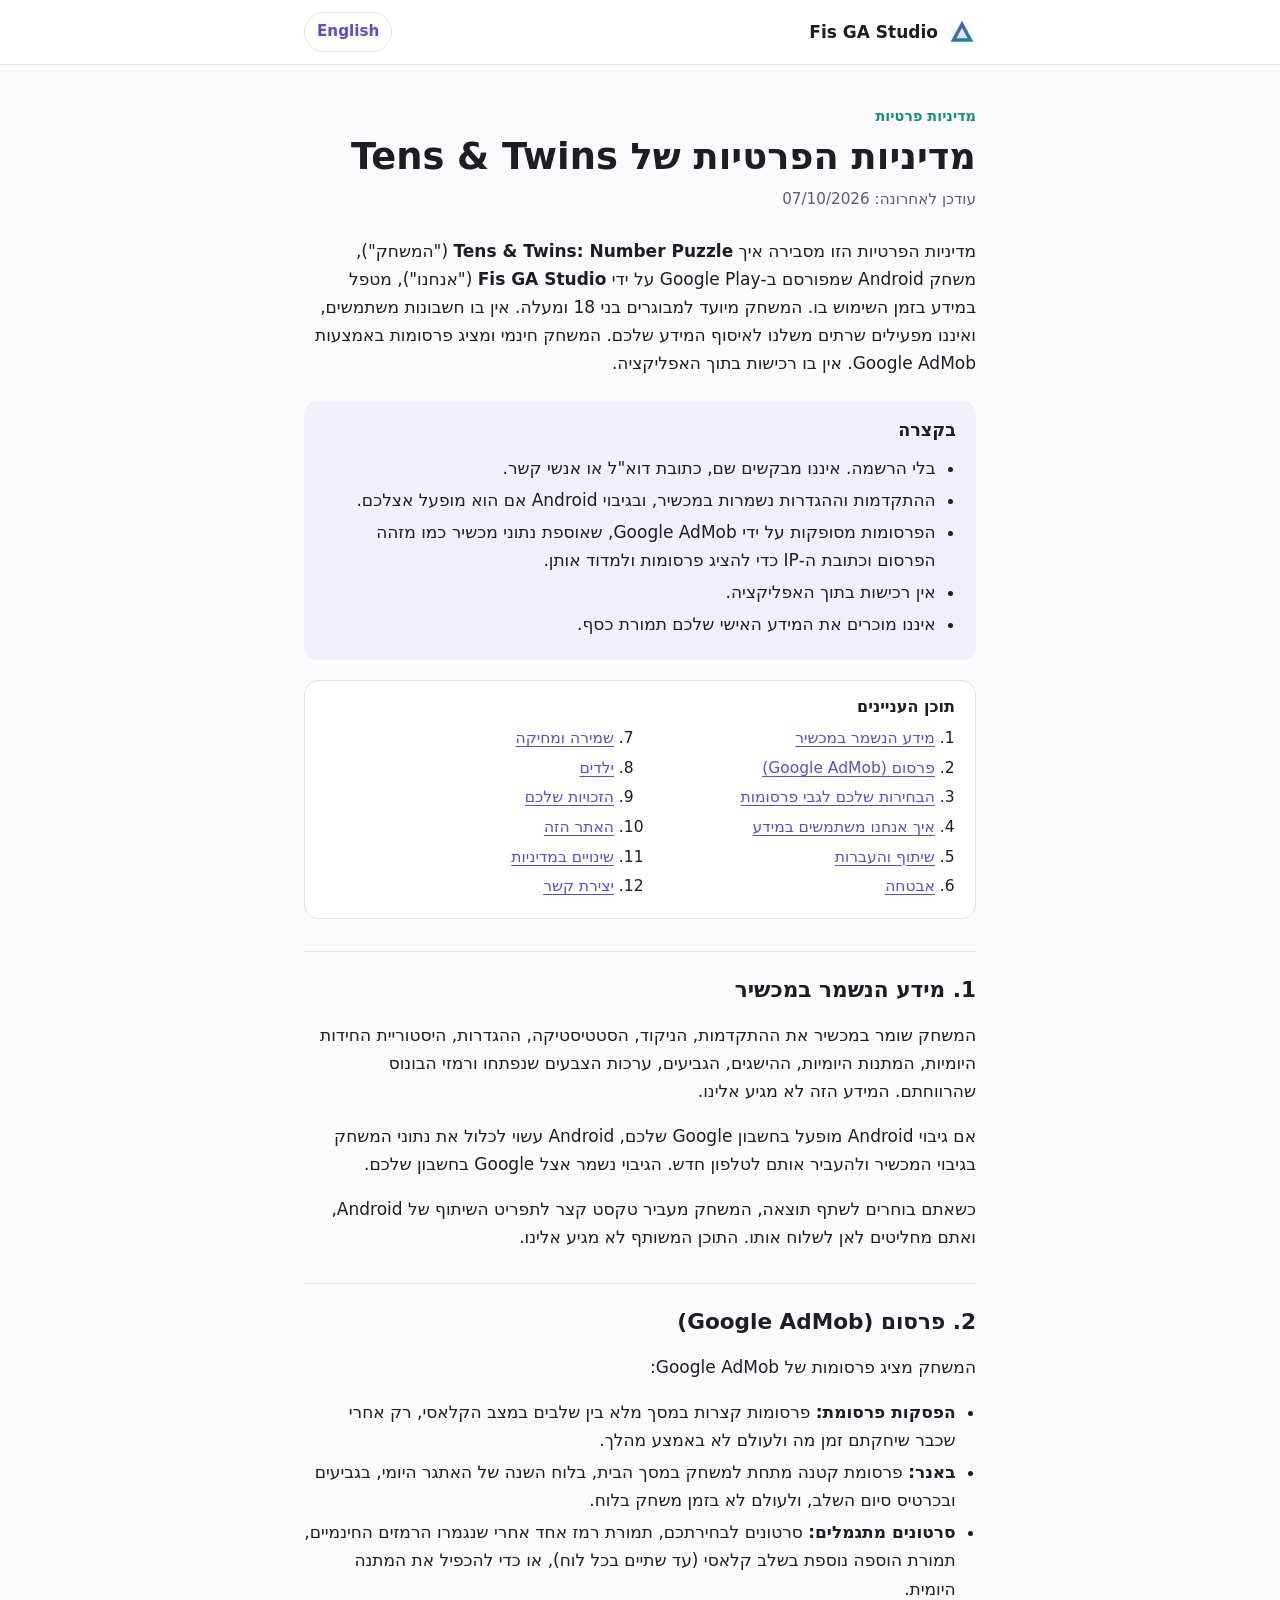
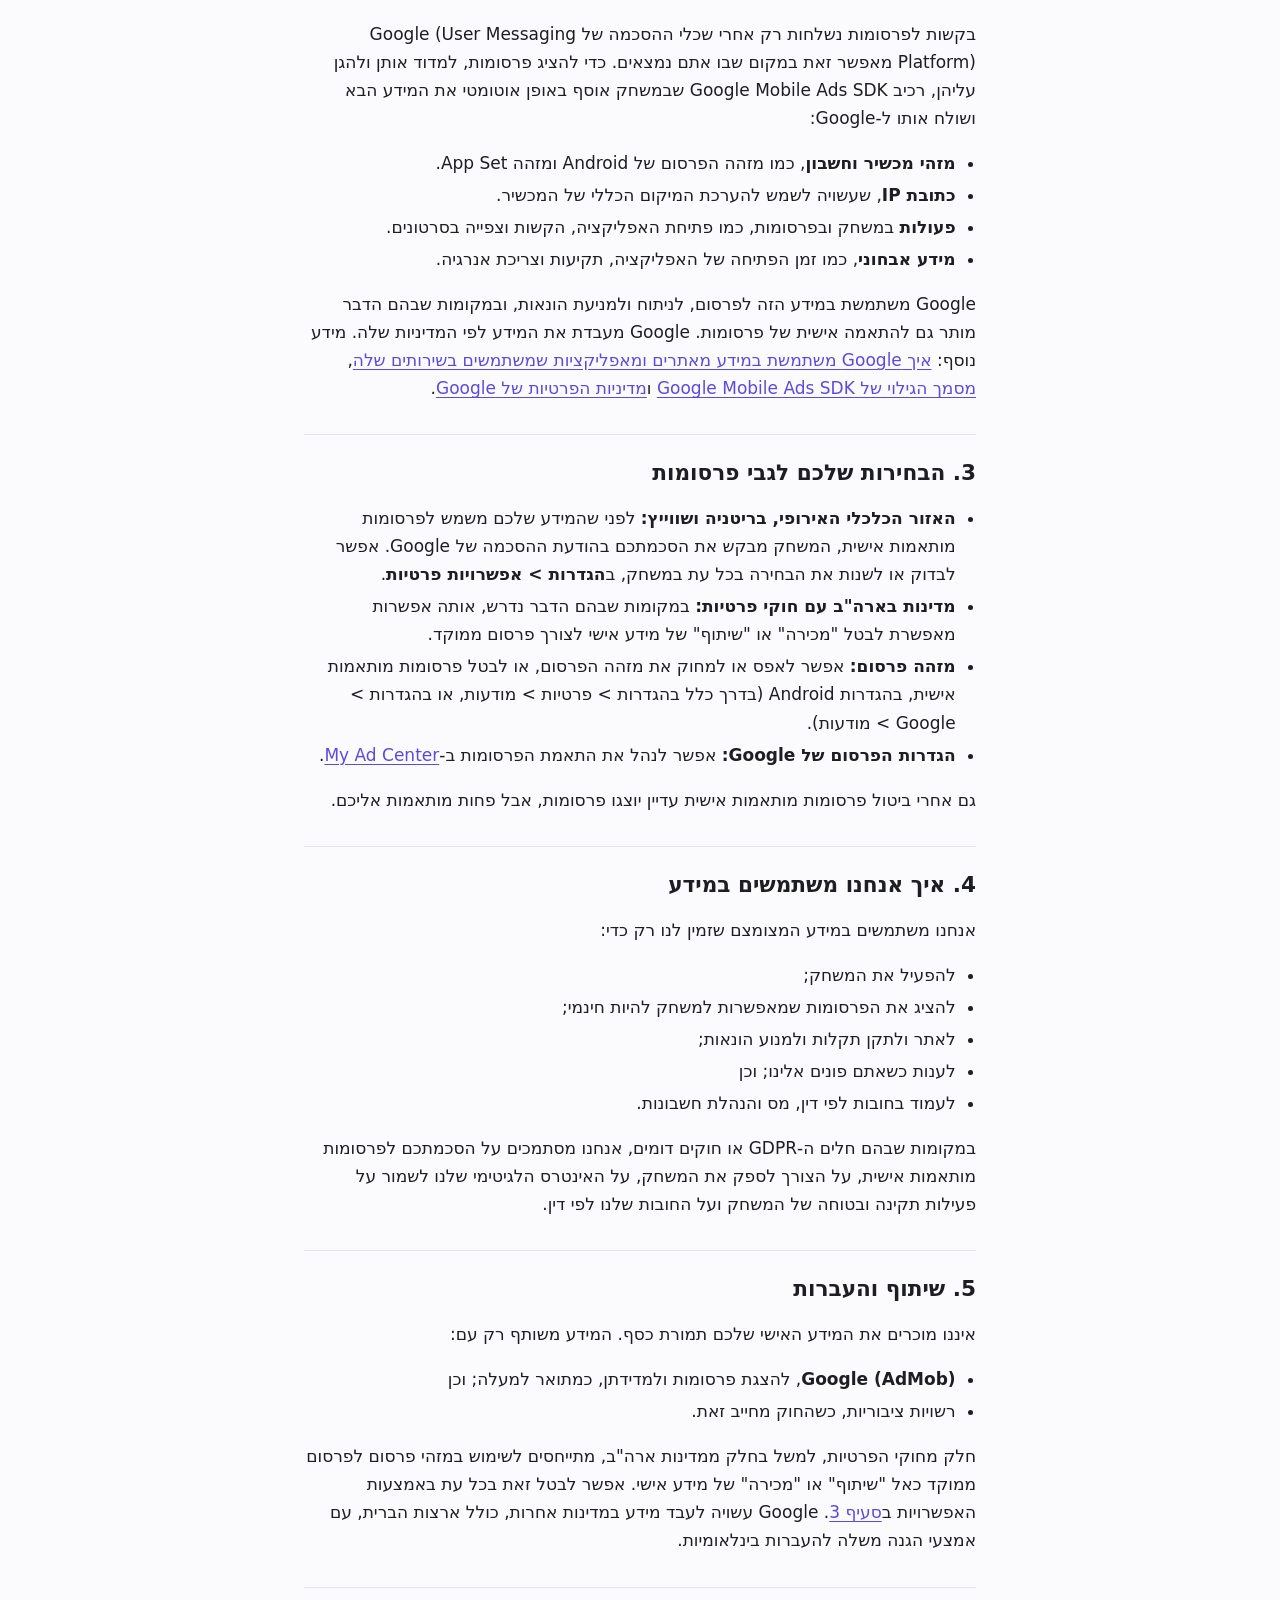
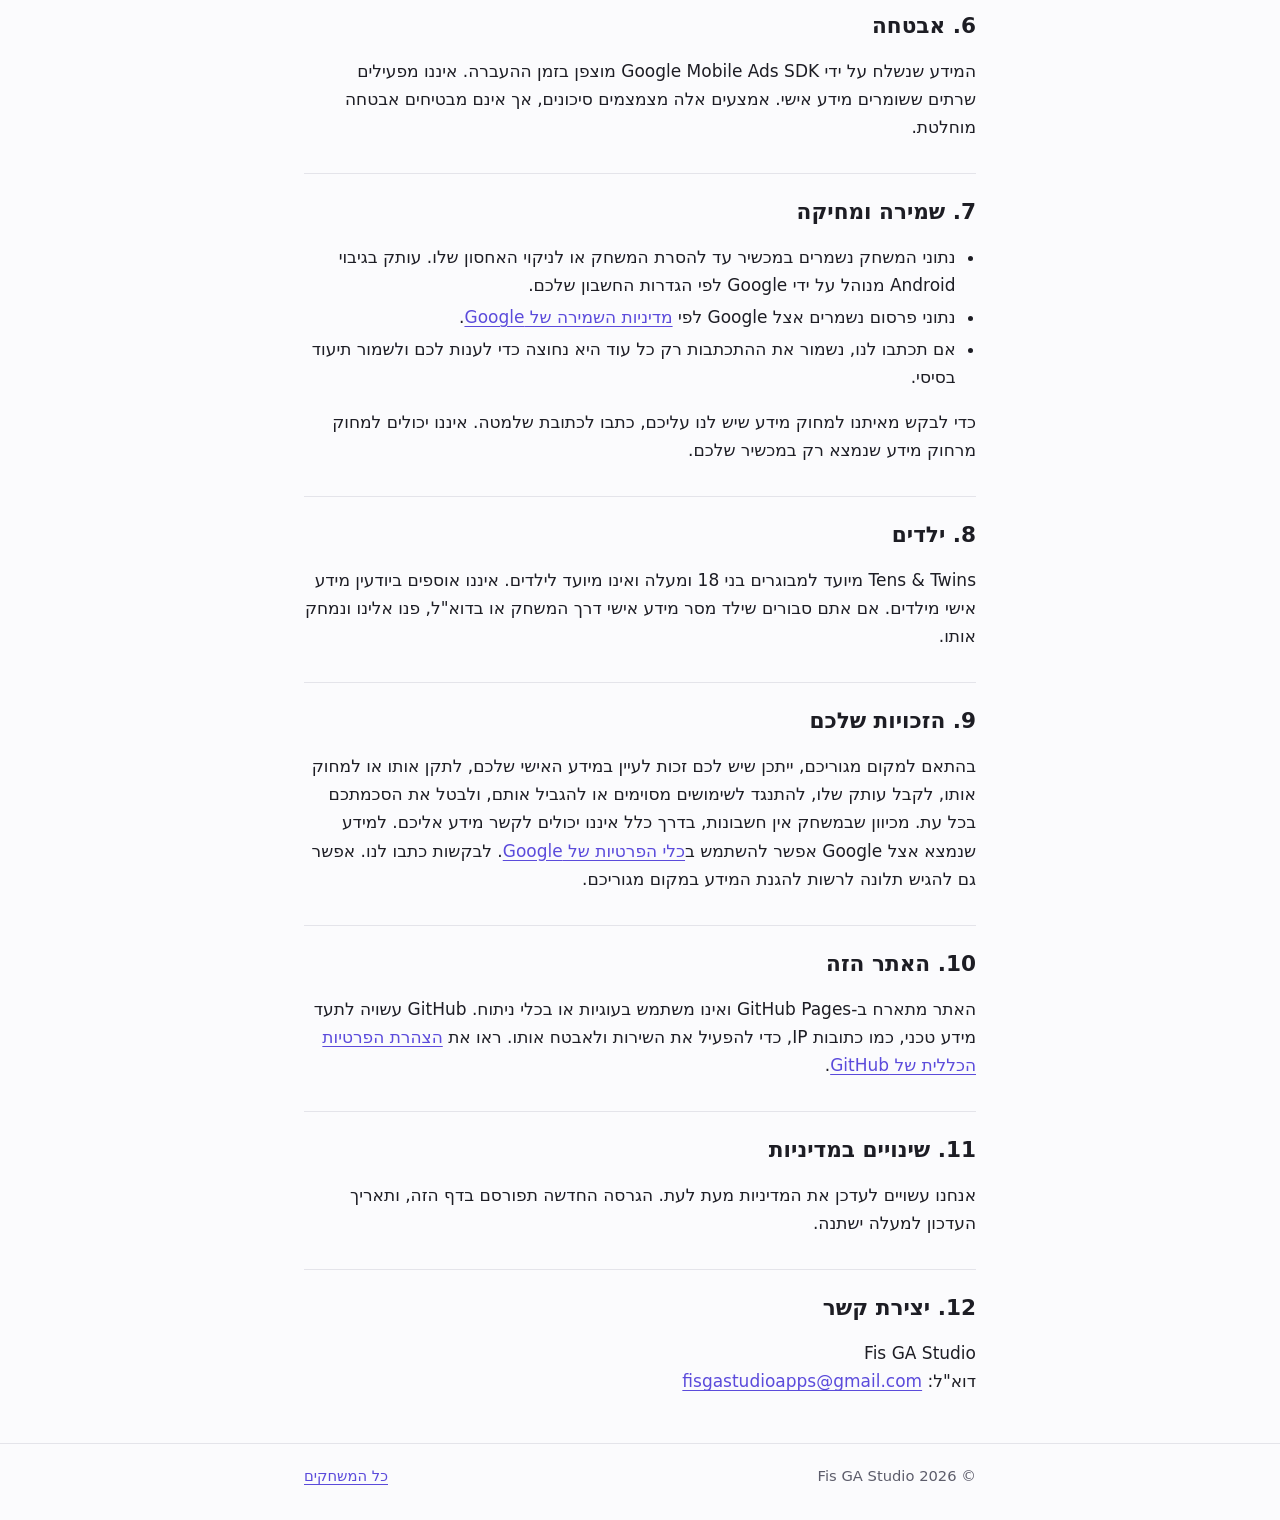
<file: tens-and-twins-privacy.html>
<!doctype html>
<html lang="en" dir="ltr">
<head>
  <meta charset="utf-8">
  <meta name="viewport" content="width=device-width, initial-scale=1">
  <title>Tens &amp; Twins Privacy Policy | Fis GA Studio</title>
  <meta name="description" content="Privacy Policy for Tens &amp; Twins: Number Puzzle, an Android game by Fis GA Studio.">
  <meta name="color-scheme" content="light dark">
  <link rel="alternate" hreflang="he" href="https://dvirf8969.github.io/tens-and-twins-privacy-he.html">
  <link rel="icon" href="data:image/svg+xml,%3Csvg xmlns='http://www.w3.org/2000/svg' viewBox='0 0 32 32'%3E%3Cpath d='M16 3 29 27H3z' fill='%235b4bdb'/%3E%3Cpath d='M16 11l6.5 12h-13z' fill='%23fff' opacity='.85'/%3E%3C/svg%3E">
  <link rel="stylesheet" href="style.css">
  <script>(function(){var k='fis-lang',s=null;try{s=localStorage.getItem(k)}catch(e){}if(/[?&]lang=en(&|$)/.test(location.search)){try{localStorage.setItem(k,'en')}catch(e){}return}if(s==='en')return;var l=((navigator.languages&&navigator.languages[0])||navigator.language||'').toLowerCase();if(s==='he'||l.indexOf('he')===0||l.indexOf('iw')===0)location.replace('tens-and-twins-privacy-he.html')})();</script>
</head>
<body>
  <a class="skip" href="#main">Skip to content</a>

  <header class="site-header">
    <div class="wrap narrow">
      <a class="brand" href="./">
        <svg width="28" height="28" viewBox="0 0 32 32" aria-hidden="true">
          <defs>
            <linearGradient id="brand-g" x1="0" y1="0" x2="1" y2="1">
              <stop offset="0" stop-color="#5b4bdb"/>
              <stop offset="1" stop-color="#0f8f8f"/>
            </linearGradient>
          </defs>
          <path d="M16 3 29 27H3z" fill="url(#brand-g)"/>
          <path d="M16 11l6.5 12h-13z" fill="#fff" opacity=".85"/>
        </svg>
        Fis GA Studio
      </a>
      <a class="lang" href="tens-and-twins-privacy-he.html" lang="he" hreflang="he">עברית</a>
    </div>
  </header>

  <main id="main" class="wrap narrow doc">
    <div class="doc-head">
      <p class="kicker">Privacy Policy</p>
      <h1>Tens &amp; Twins Privacy Policy</h1>
      <p class="updated">Last updated: Oct 7, 2026</p>
    </div>

    <p>This Privacy Policy explains how <strong>Tens &amp; Twins: Number Puzzle</strong> (the "Game"), an Android game published on Google Play by <strong>Fis GA Studio</strong> ("we", "us" or "our"), handles information when you use it. The Game is intended for adults aged 18 and over. It has no user accounts, and we don't run our own servers to collect your data. The Game is free to play and shows ads through Google AdMob. It has no in-app purchases.</p>

    <div class="summary">
      <h2>The short version</h2>
      <ul>
        <li>No sign-up. We don't ask for your name, email address or contacts.</li>
        <li>Your progress and settings are saved on your device, and in your Android backup if you use it.</li>
        <li>Ads are provided by Google AdMob, which collects device data such as your advertising ID and IP address to show and measure ads.</li>
        <li>No in-app purchases.</li>
        <li>We don't sell your personal information for money.</li>
      </ul>
    </div>

    <nav class="toc" aria-labelledby="toc-title">
      <h2 id="toc-title">Contents</h2>
      <ol>
        <li><a href="#on-device">Information stored on your device</a></li>
        <li><a href="#ads">Advertising (Google AdMob)</a></li>
        <li><a href="#ad-choices">Your choices about ads</a></li>
        <li><a href="#use">How we use information</a></li>
        <li><a href="#sharing">Sharing and transfers</a></li>
        <li><a href="#security">Security</a></li>
        <li><a href="#retention">Retention and deletion</a></li>
        <li><a href="#children">Children</a></li>
        <li><a href="#rights">Your rights</a></li>
        <li><a href="#website">This website</a></li>
        <li><a href="#changes">Changes to this policy</a></li>
        <li><a href="#contact">Contact us</a></li>
      </ol>
    </nav>

    <h2 id="on-device">1. Information stored on your device</h2>
    <p>The Game saves your progress, scores, statistics, settings, daily puzzle history, daily gifts, achievements, trophies, unlocked color themes and earned bonus hints on your device. We don't receive this data.</p>
    <p>If Android backup is turned on for your Google account, Android may include this game data in your device backup and copy it to a new phone. That backup is stored by Google under your account.</p>
    <p>When you choose to share a result, the Game passes a short text to Android's share menu and you decide where to send it. We don't receive what you share.</p>

    <h2 id="ads">2. Advertising (Google AdMob)</h2>
    <p>The Game shows ads provided by Google AdMob:</p>
    <ul>
      <li><strong>Ad breaks:</strong> short full-screen ads between classic levels, only after you have played for a while and never during a move.</li>
<li><strong>Banner:</strong> a small ad below the game on the home screen, the daily calendar, the trophies and the level-complete card, never while you play a board.</li>
      <li><strong>Rewarded videos:</strong> optional videos that you choose to watch for one hint after your free hints run out, for one more add in a classic level (up to two per board), or to double your daily gift.</li>
    </ul>
    <p>Ads are requested only after Google's consent tool (the User Messaging Platform) allows it where you live. To show, measure and protect ads, the Google Mobile Ads SDK included in the Game automatically collects the following information and sends it to Google:</p>
    <ul>
      <li><strong>Device and account identifiers</strong>, such as the Android advertising ID and app set ID.</li>
      <li><strong>IP address</strong>, which may be used to estimate the general location of your device.</li>
      <li><strong>Interactions</strong> with the Game and with ads, such as app launches, taps and video views.</li>
      <li><strong>Diagnostic information</strong>, such as app launch time, hang rate and energy usage.</li>
    </ul>
    <p>Google uses this information for advertising, analytics and fraud prevention and, where permitted, to personalize ads. Google processes it under its own policies. To learn more, see <a href="https://policies.google.com/technologies/partner-sites">How Google uses information from sites or apps that use its services</a>, the <a href="https://developers.google.com/admob/android/next-gen/privacy/play-data-disclosure">Google Mobile Ads SDK data disclosure</a> and the <a href="https://policies.google.com/privacy">Google Privacy Policy</a>.</p>

    <h2 id="ad-choices">3. Your choices about ads</h2>
    <ul>
      <li><strong>EEA, UK and Switzerland:</strong> before your data is used for personalized ads, the Game asks for your consent through Google's consent message. You can review or change your choice at any time in the Game under <strong>Settings &gt; Privacy choices</strong>.</li>
      <li><strong>U.S. states with privacy laws:</strong> where required, the same <strong>Privacy choices</strong> option lets you opt out of the "sale" or "sharing" of your personal information for targeted advertising.</li>
      <li><strong>Advertising ID:</strong> you can reset or delete your advertising ID, or opt out of personalized ads, in your Android settings (usually under Settings &gt; Privacy &gt; Ads, or Settings &gt; Google &gt; Ads).</li>
      <li><strong>Google ad settings:</strong> you can manage how Google personalizes ads in <a href="https://myadcenter.google.com/">My Ad Center</a>.</li>
    </ul>
    <p>If you opt out of personalized ads, you'll still see ads, but they'll be less tailored to you.</p>

    <h2 id="use">4. How we use information</h2>
    <p>We use the limited information available to us only to:</p>
    <ul>
      <li>run the Game;</li>
      <li>show the ads that keep the Game free;</li>
      <li>find and fix problems, and prevent fraud;</li>
      <li>reply when you contact us; and</li>
      <li>meet legal, tax and accounting obligations.</li>
    </ul>
    <p>Where the GDPR or similar laws apply, we rely on your consent for personalized ads, on the need to provide the Game, on our legitimate interest in keeping the Game working and secure, and on our legal obligations.</p>

    <h2 id="sharing">5. Sharing and transfers</h2>
    <p>We don't sell your personal information for money. Information is shared only with:</p>
    <ul>
      <li><strong>Google (AdMob)</strong>, to show and measure ads, as described above; and</li>
      <li>public authorities, when the law requires it.</li>
    </ul>
    <p>Some privacy laws, such as those of certain U.S. states, treat the use of advertising identifiers for targeted ads as "sharing" or a "sale" of personal information. You can opt out at any time using the choices in <a href="#ad-choices">section 3</a>. Google may process information in countries other than yours, including the United States, using its own safeguards for international transfers.</p>

    <h2 id="security">6. Security</h2>
    <p>Data sent by the Google Mobile Ads SDK is encrypted in transit. We don't operate servers that store your personal information. These measures reduce risk but can't guarantee absolute security.</p>

    <h2 id="retention">7. Retention and deletion</h2>
    <ul>
      <li>Game data on your device stays there until you uninstall the Game or clear its storage. A copy in your Android backup is managed by Google under your account settings.</li>
      <li>Advertising data is kept by Google according to <a href="https://policies.google.com/technologies/retention">Google's retention policies</a>.</li>
      <li>If you email us, we keep the correspondence only as long as needed to answer you and keep basic records.</li>
    </ul>
    <p>To ask us to delete information we hold about you, email us at the address below. We can't remotely erase data that exists only on your device.</p>

    <h2 id="children">8. Children</h2>
    <p>Tens &amp; Twins is intended for adults aged 18 and over and is not directed to children. We don't knowingly collect personal information from children. If you believe a child has provided personal information through the Game or by email, contact us and we'll delete it.</p>

    <h2 id="rights">9. Your rights</h2>
    <p>Depending on where you live, you may have the right to access, correct or delete your personal information, to receive a copy of it, to object to or restrict certain uses, and to withdraw your consent at any time. Because the Game has no accounts, we usually can't link data to you. For data held by Google, you can use <a href="https://myaccount.google.com/data-and-privacy">Google's privacy controls</a>. To make a request, email us. You may also complain to your local data protection authority.</p>

    <h2 id="website">10. This website</h2>
    <p>This website is hosted on GitHub Pages and doesn't use cookies or analytics. GitHub may log technical information, such as IP addresses, to operate and secure the service. See the <a href="https://docs.github.com/en/site-policy/privacy-policies/github-general-privacy-statement">GitHub General Privacy Statement</a>.</p>

    <h2 id="changes">11. Changes to this policy</h2>
    <p>We may update this policy from time to time. We'll post the new version on this page and change the "Last updated" date above.</p>

    <h2 id="contact">12. Contact us</h2>
    <p>Fis GA Studio<br>Email: <a href="mailto:fisgastudioapps@gmail.com">fisgastudioapps@gmail.com</a></p>


  </main>

  <footer class="site-footer">
    <div class="wrap narrow">
      <p>&copy; 2026 Fis GA Studio</p>
      <p><a href="./">All games</a></p>
    </div>
  </footer>
</body>
</html>
</file>
<file: style.css>
:root {
  color-scheme: light dark;
  --bg: #fbfbfd;
  --surface: #ffffff;
  --text: #1d1d24;
  --muted: #5d5d6b;
  --border: #e4e4ea;
  --accent: #5b4bdb;
  --accent-2: #0f8f8f;
  --tint: #f1effe;
  --radius: 14px;
  --font: system-ui, -apple-system, "Segoe UI", Roboto, "Helvetica Neue", Arial, sans-serif;
}

@media (prefers-color-scheme: dark) {
  :root {
    --bg: #121217;
    --surface: #1b1b22;
    --text: #ececf1;
    --muted: #a3a3b2;
    --border: #2c2c36;
    --accent: #a99bff;
    --accent-2: #4fd1c5;
    --tint: #211f33;
  }
}

*,
*::before,
*::after {
  box-sizing: border-box;
}

html {
  -webkit-text-size-adjust: 100%;
}

body {
  margin: 0;
  background: var(--bg);
  color: var(--text);
  font-family: var(--font);
  font-size: 17px;
  line-height: 1.65;
}

a {
  color: var(--accent);
  text-underline-offset: 3px;
}

a:hover {
  text-decoration-thickness: 2px;
}

a:focus-visible {
  outline: 3px solid var(--accent);
  outline-offset: 2px;
  border-radius: 4px;
}

.skip {
  position: absolute;
  inset-inline-start: -9999px;
}

.skip:focus {
  inset-inline-start: 16px;
  top: 12px;
  background: var(--surface);
  padding: 8px 12px;
  border-radius: 8px;
  z-index: 10;
}

.wrap {
  width: 100%;
  max-width: 880px;
  margin: 0 auto;
  padding: 0 16px;
}

.wrap.narrow {
  max-width: 720px;
}

@media (min-width: 640px) {
  .wrap {
    padding: 0 24px;
  }
}

/* Header */
.site-header {
  border-bottom: 1px solid var(--border);
  background: var(--surface);
}

.site-header .wrap {
  display: flex;
  align-items: center;
  justify-content: space-between;
  gap: 12px;
  min-height: 64px;
}

.brand {
  display: inline-flex;
  align-items: center;
  gap: 10px;
  color: var(--text);
  text-decoration: none;
  font-weight: 700;
  letter-spacing: -0.01em;
}

.brand svg {
  flex: none;
}

.lang {
  color: var(--accent);
  font-weight: 600;
  font-size: 0.95rem;
  text-decoration: none;
  padding: 6px 12px;
  border: 1px solid var(--border);
  border-radius: 999px;
}

.lang:hover {
  background: var(--tint);
}

/* Home hero */
.hero {
  padding: 56px 0 32px;
}

.hero h1 {
  margin: 0 0 8px;
  font-size: clamp(2rem, 6vw, 2.9rem);
  line-height: 1.15;
  letter-spacing: -0.02em;
}

.hero p {
  margin: 0;
  color: var(--muted);
  font-size: 1.15rem;
}

.prism-bar {
  height: 4px;
  width: 96px;
  margin: 20px 0 0;
  border-radius: 4px;
  background: linear-gradient(90deg, var(--accent), var(--accent-2));
}

/* Sections */
section {
  padding: 16px 0 24px;
}

h2 {
  font-size: 1.35rem;
  line-height: 1.3;
  margin: 32px 0 12px;
  letter-spacing: -0.01em;
}

h3 {
  font-size: 1.08rem;
  margin: 24px 0 8px;
}

/* Game cards */
.games {
  display: grid;
  gap: 16px;
  grid-template-columns: 1fr;
}

@media (min-width: 640px) {
  .games {
    grid-template-columns: 1fr 1fr;
  }
}

.card {
  display: flex;
  gap: 16px;
  align-items: flex-start;
  padding: 20px;
  background: var(--surface);
  border: 1px solid var(--border);
  border-radius: var(--radius);
}

.tile {
  flex: none;
  width: 56px;
  height: 56px;
  border-radius: 14px;
  display: grid;
  place-items: center;
  color: #ffffff;
  font-weight: 800;
  font-size: 1.05rem;
  letter-spacing: 0.02em;
}

.tile.tt {
  background: linear-gradient(135deg, #5b4bdb, #c2410c);
}

.tile.pg {
  background: linear-gradient(135deg, #0f8f8f, #5b4bdb);
}

.tile.radar {
  background: linear-gradient(135deg, #e5484d, #5b4bdb);
}

.card h3 {
  margin: 2px 0 2px;
  font-size: 1.1rem;
}

.card .blurb {
  margin: 0 0 6px;
}

.card .status {
  margin: 0 0 10px;
  color: var(--muted);
  font-size: 0.95rem;
}

.card .links {
  margin: 0;
  padding: 0;
  list-style: none;
  font-size: 0.97rem;
}

.contact {
  padding: 20px;
  background: var(--tint);
  border-radius: var(--radius);
}

.contact p {
  margin: 0;
}

/* Policy pages */
.doc-head {
  padding: 40px 0 8px;
}

.doc-head .kicker {
  margin: 0 0 6px;
  font-size: 0.9rem;
  font-weight: 600;
  color: var(--accent-2);
  text-transform: uppercase;
  letter-spacing: 0.06em;
}

.doc-head h1 {
  margin: 0 0 8px;
  font-size: clamp(1.75rem, 5vw, 2.3rem);
  line-height: 1.2;
  letter-spacing: -0.02em;
}

.doc-head .updated {
  margin: 0;
  color: var(--muted);
  font-size: 0.95rem;
}

.summary {
  margin: 24px 0 8px;
  padding: 18px 20px;
  background: var(--tint);
  border-radius: var(--radius);
}

.summary h2 {
  margin-top: 0;
  font-size: 1.1rem;
}

.summary ul {
  margin: 0;
  padding: 0;
  padding-inline-start: 1.2em;
}

.toc {
  margin: 20px 0 8px;
  padding: 16px 20px;
  border: 1px solid var(--border);
  border-radius: var(--radius);
  background: var(--surface);
  font-size: 0.97rem;
}

.toc h2 {
  margin: 0 0 6px;
  font-size: 1rem;
}

.toc ol {
  margin: 0;
  padding: 0;
  padding-inline-start: 1.3em;
  columns: 1;
}

@media (min-width: 640px) {
  .toc ol {
    columns: 2;
    column-gap: 32px;
  }
}

.doc > h2 {
  scroll-margin-top: 16px;
  padding-top: 24px;
  border-top: 1px solid var(--border);
}

.doc .toc li {
  margin: 0;
  padding: 2px 0;
  break-inside: avoid;
}

.doc ul {
  padding: 0;
  padding-inline-start: 1.2em;
}

.doc li {
  margin: 4px 0;
}

/* Footer */
.site-footer {
  margin-top: 48px;
  border-top: 1px solid var(--border);
  color: var(--muted);
  font-size: 0.92rem;
}

.site-footer .wrap {
  padding-top: 20px;
  padding-bottom: 32px;
  display: flex;
  flex-wrap: wrap;
  gap: 8px 24px;
  justify-content: space-between;
}

.site-footer p {
  margin: 0;
}

/* Hebrew pages */
[dir="rtl"] h1,
[dir="rtl"] h2,
[dir="rtl"] h3,
[dir="rtl"] .brand {
  letter-spacing: 0;
}

[dir="rtl"] .doc-head .kicker {
  text-transform: none;
  letter-spacing: 0;
}

.ltr {
  direction: ltr;
  unicode-bidi: isolate;
}
</file>
